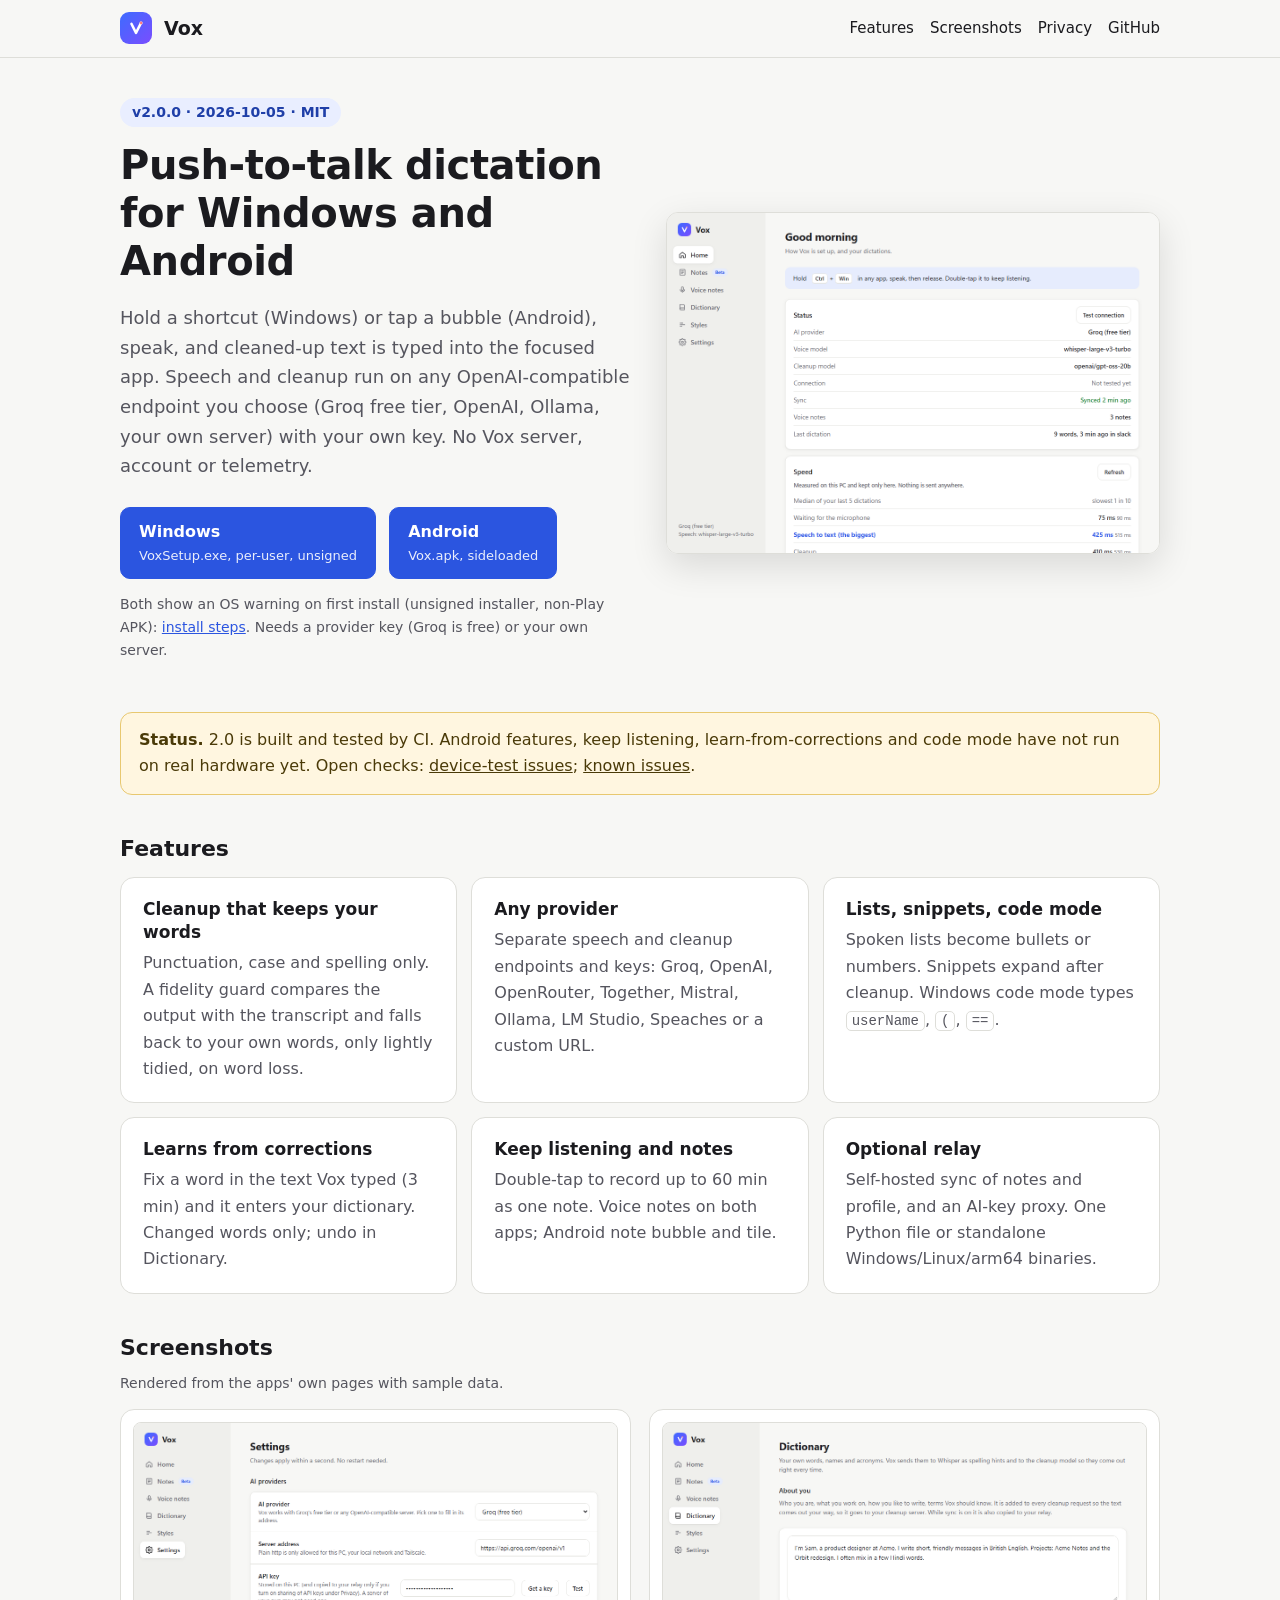
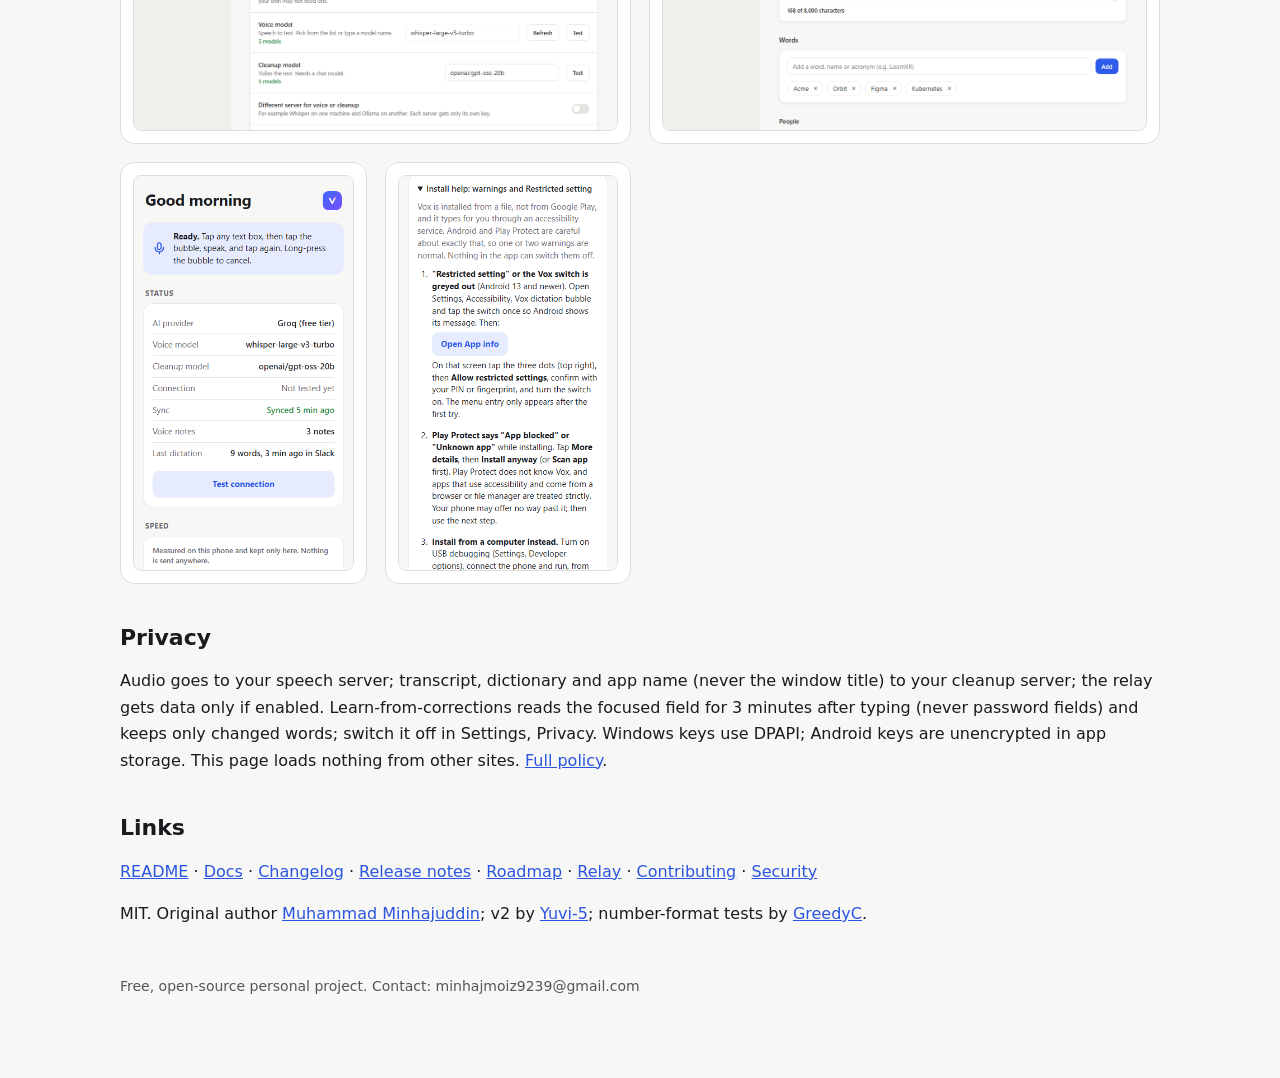
<file: docs/index.html>
<!doctype html>
<html lang="en">
<head>
<meta charset="utf-8">
<meta name="viewport" content="width=device-width,initial-scale=1">
<title>Vox 2.0: open-source dictation for Windows and Android</title>
<meta name="description" content="Open-source push-to-talk dictation for Windows and Android. Bring your own speech and cleanup provider, or run your own server.">
<meta name="color-scheme" content="light dark">
<link rel="icon" href="favicon.svg">
<link rel="stylesheet" href="style.css">
<link rel="canonical" href="https://minhajuddinm.github.io/vox/">
<meta property="og:type" content="website">
<meta property="og:site_name" content="Vox">
<meta property="og:title" content="Vox 2.0: open-source dictation for Windows and Android">
<meta property="og:description" content="Push-to-talk dictation for Windows and Android. Bring your own provider and key. MIT.">
<meta property="og:url" content="https://minhajuddinm.github.io/vox/">
<meta property="og:image" content="https://minhajuddinm.github.io/vox/screenshots/og.png">
<meta property="og:image:width" content="1200">
<meta property="og:image:height" content="630">
<meta property="og:image:alt" content="Vox 2.0, voice dictation for Windows and Android, next to the Home page of the Windows app rendered with sample data.">
<meta name="twitter:card" content="summary_large_image">
<meta name="twitter:title" content="Vox 2.0: open-source dictation for Windows and Android">
<meta name="twitter:description" content="Push-to-talk dictation for Windows and Android. Bring your own provider and key. MIT.">
<meta name="twitter:image" content="https://minhajuddinm.github.io/vox/screenshots/og.png">
<meta name="twitter:image:alt" content="Vox 2.0, voice dictation for Windows and Android, next to the Home page of the Windows app rendered with sample data.">
</head>
<body class="home">
<a class="skip" href="#content">Skip to the content</a>
<header class="top">
  <div class="top-in">
    <a class="brand" href="index.html" aria-label="Vox home"><span class="logo"><svg viewBox="0 0 512 512" width="20" height="20" aria-hidden="true" focusable="false"><path d="M140 150 L256 380 L372 150" fill="none" stroke="#fff" stroke-width="64" stroke-linecap="round" stroke-linejoin="round"/><circle cx="386" cy="128" r="36" fill="#FF5A5F" stroke="#fff" stroke-width="12"/></svg></span>Vox</a>
    <nav aria-label="Site">
      <a href="#features">Features</a>
      <a href="#screenshots">Screenshots</a>
      <a href="privacy.html">Privacy</a>
      <a href="https://github.com/minhajuddinm/vox">GitHub</a>
    </nav>
  </div>
</header>

<main id="content">
<section class="hero" aria-labelledby="hero-title">
  <div>
    <span class="pill">v2.0.0 · 2026-10-05 · MIT</span>
    <h1 id="hero-title">Push-to-talk dictation for Windows and Android</h1>
    <p class="lead">Hold a shortcut (Windows) or tap a bubble (Android), speak, and cleaned-up text is typed into the focused app. Speech and cleanup run on any OpenAI-compatible endpoint you choose (Groq free tier, OpenAI, Ollama, your own server) with your own key. No Vox server, account or telemetry.</p>
    <a class="btn" href="https://github.com/minhajuddinm/vox/releases/latest">Windows<small>VoxSetup.exe, per-user, unsigned</small></a>
    <a class="btn" href="https://github.com/minhajuddinm/vox/releases/latest">Android<small>Vox.apk, sideloaded</small></a>
    <p class="fine">Both show an OS warning on first install (unsigned installer, non-Play APK): <a href="https://github.com/minhajuddinm/vox#install">install steps</a>. Needs a provider key (Groq is free) or your own server.</p>
  </div>
  <figure>
    <img src="screenshots/windows-home.png" width="1100" height="760" alt="Vox on Windows, Home: shortcut hint, Status and Speed cards.">
  </figure>
</section>

<div class="honest" role="note">
  <p><b>Status.</b> 2.0 is built and tested by CI. Android features, keep listening, learn-from-corrections and code mode have not run on real hardware yet. Open checks: <a href="https://github.com/minhajuddinm/vox/issues?q=is%3Aopen+label%3Adevice-test">device-test issues</a>; <a href="https://github.com/minhajuddinm/vox/blob/main/documentation/12-known-issues-and-roadmap.md">known issues</a>.</p>
</div>

<section id="features" aria-labelledby="features-title">
  <h2 id="features-title">Features</h2>
  <div class="grid">
    <div class="card"><h3>Cleanup that keeps your words</h3><p>Punctuation, case and spelling only. A fidelity guard compares the output with the transcript and falls back to your own words, only lightly tidied, on word loss.</p></div>
    <div class="card"><h3>Any provider</h3><p>Separate speech and cleanup endpoints and keys: Groq, OpenAI, OpenRouter, Together, Mistral, Ollama, LM Studio, Speaches or a custom URL.</p></div>
    <div class="card"><h3>Lists, snippets, code mode</h3><p>Spoken lists become bullets or numbers. Snippets expand after cleanup. Windows code mode types <code>userName</code>, <code>(</code>, <code>==</code>.</p></div>
    <div class="card"><h3>Learns from corrections</h3><p>Fix a word in the text Vox typed (3 min) and it enters your dictionary. Changed words only; undo in Dictionary.</p></div>
    <div class="card"><h3>Keep listening and notes</h3><p>Double-tap to record up to 60 min as one note. Voice notes on both apps; Android note bubble and tile.</p></div>
    <div class="card"><h3>Optional relay</h3><p>Self-hosted sync of notes and profile, and an AI-key proxy. One Python file or standalone Windows/Linux/arm64 binaries.</p></div>
  </div>
</section>

<section id="screenshots" aria-labelledby="shots-title">
  <h2 id="shots-title">Screenshots</h2>
  <p class="label">Rendered from the apps' own pages with sample data.</p>
  <div class="shots">
    <figure class="win"><a href="screenshots/windows-settings.png"><img src="screenshots/windows-settings.png" width="1100" height="980" loading="lazy" alt="Windows Settings: provider, server address, key, models."></a></figure>
    <figure class="win"><a href="screenshots/windows-dictionary.png"><img src="screenshots/windows-dictionary.png" width="1100" height="1640" loading="lazy" alt="Windows Dictionary: About you, words, people, replacements, snippets."></a></figure>
    <figure class="phone"><a href="screenshots/android-home.png"><img src="screenshots/android-home.png" width="390" height="844" loading="lazy" alt="Android Home."></a></figure>
    <figure class="phone"><a href="screenshots/android-install-help.png"><img src="screenshots/android-install-help.png" width="390" height="844" loading="lazy" alt="Android Install help."></a></figure>
  </div>
</section>

<section aria-labelledby="privacy-title">
  <h2 id="privacy-title">Privacy</h2>
  <p>Audio goes to your speech server; transcript, dictionary and app name (never the window title) to your cleanup server; the relay gets data only if enabled. Learn-from-corrections reads the focused field for 3 minutes after typing (never password fields) and keeps only changed words; switch it off in Settings, Privacy. Windows keys use DPAPI; Android keys are unencrypted in app storage. This page loads nothing from other sites. <a href="privacy.html">Full policy</a>.</p>
</section>

<section aria-labelledby="links-title">
  <h2 id="links-title">Links</h2>
  <p><a href="https://github.com/minhajuddinm/vox#readme">README</a> · <a href="https://github.com/minhajuddinm/vox/tree/main/documentation">Docs</a> · <a href="https://github.com/minhajuddinm/vox/blob/main/CHANGELOG.md">Changelog</a> · <a href="https://github.com/minhajuddinm/vox/releases/tag/v2.0.0">Release notes</a> · <a href="https://github.com/minhajuddinm/vox/issues/34">Roadmap</a> · <a href="https://github.com/minhajuddinm/vox/blob/main/relay/README.md">Relay</a> · <a href="https://github.com/minhajuddinm/vox/blob/main/CONTRIBUTING.md">Contributing</a> · <a href="https://github.com/minhajuddinm/vox/blob/main/SECURITY.md">Security</a></p>
  <p>MIT. Original author <a href="https://github.com/minhajuddinm">Muhammad Minhajuddin</a>; v2 by <a href="https://github.com/Yuvi-5">Yuvi-5</a>; number-format tests by <a href="https://github.com/GreedyC">GreedyC</a>.</p>
</section>

<footer>Free, open-source personal project. Contact: minhajmoiz9239@gmail.com</footer>
</main>
</body>
</html>
</file>
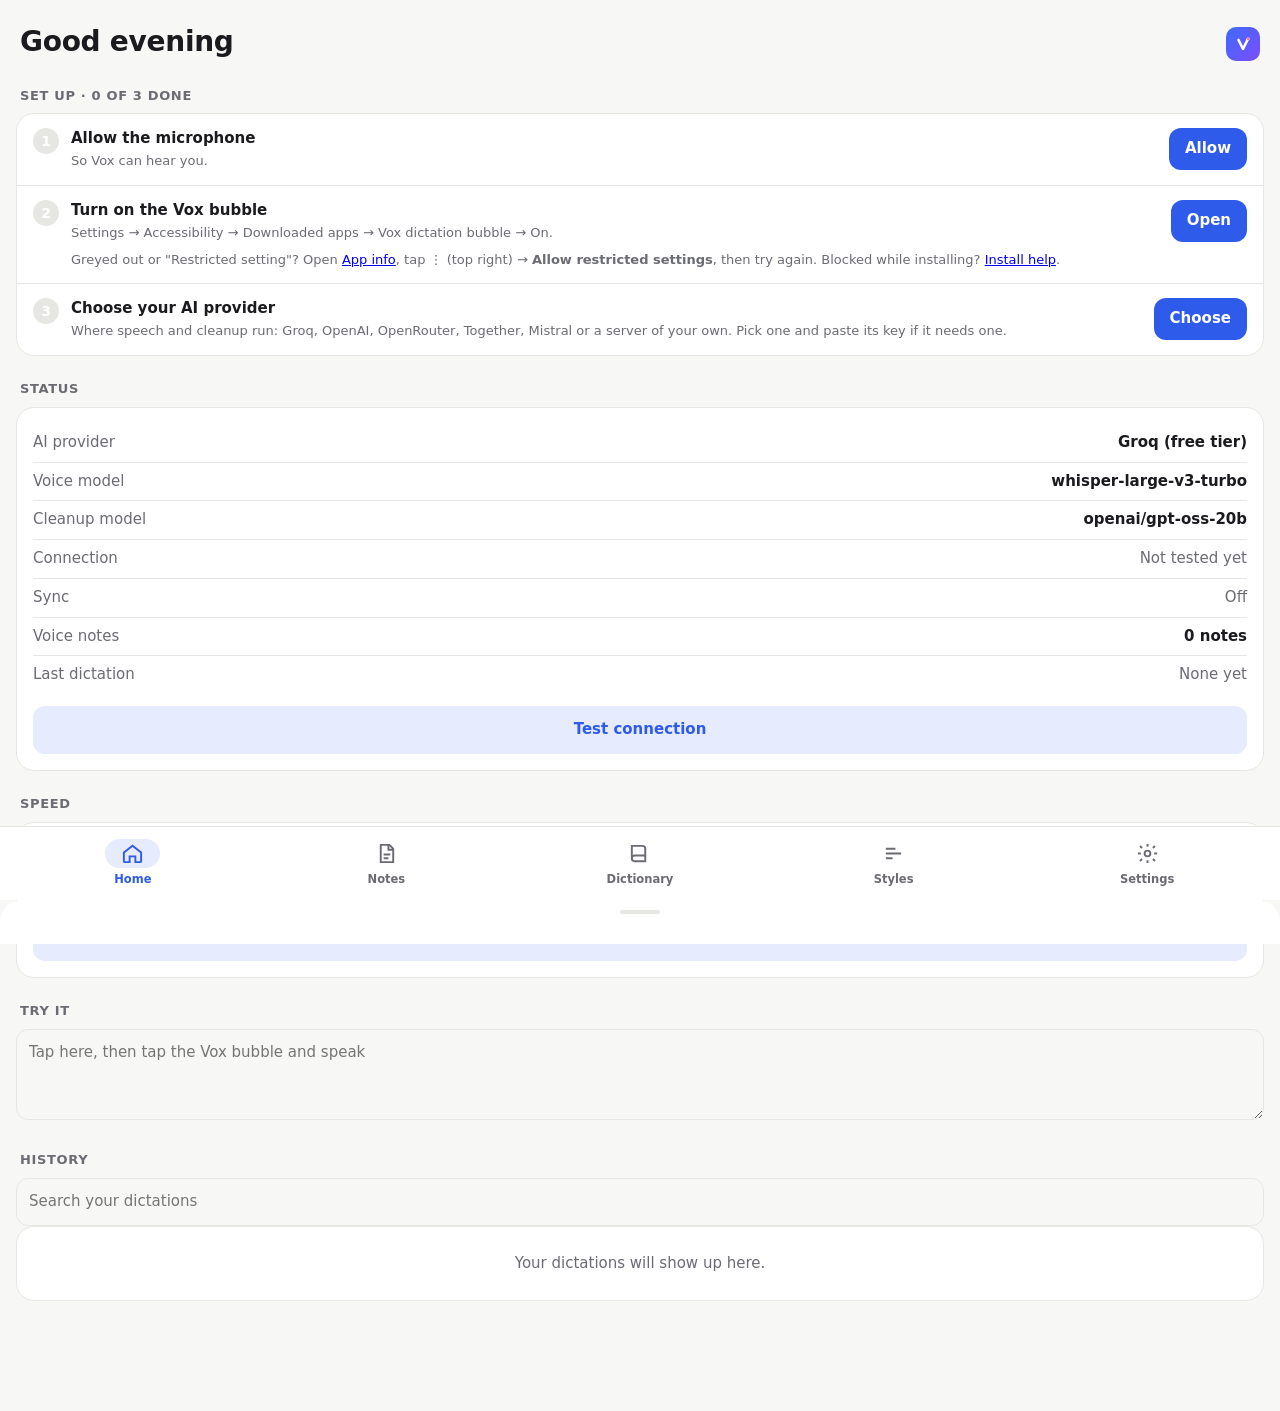
<file: android/assets/index.html>
<!doctype html>
<html lang="en">
<head>
<meta charset="utf-8">
<meta name="viewport" content="width=device-width, initial-scale=1, viewport-fit=cover, user-scalable=no">
<title>Vox</title>
<style>
/* ui-shared:css begin (generated by tools/sync_ui.py from ui-shared/: edit there, not here) */
:root {
  --bg: #F7F7F5; --panel: #FFFFFF; --text: #1B1B1F; --muted: #6B6B73;
  --accent: #2F5BEA; --accent-soft: #E6ECFD; --ok: #1E8E3E;
}
.dark {
  --bg: #161618; --panel: #1E1E21; --text: #EDEDEF; --muted: #9A9AA3;
  --accent: #6E8BFF; --accent-soft: #232B47; --ok: #4CC36B;
}
.card { background: var(--panel); border: 1px solid var(--line); }
.btn { background: var(--accent); color: #fff; }
.chips { display: flex; flex-wrap: wrap; gap: 8px; }
.chip { display: inline-flex; align-items: center; border: 1px solid var(--line); border-radius: 999px; }
.switch { position: relative; flex: none; }
.switch input { opacity: 0; width: 0; height: 0; }
.switch span { position: absolute; inset: 0; background: var(--line); border-radius: 999px; transition: .2s; }
.switch span::after { content: ""; position: absolute; left: 3px; top: 3px; background: #fff; border-radius: 50%; transition: .2s; }
.switch input:checked + span { background: var(--accent); }
.status { font-weight: 600; }
.status.ok { color: var(--ok); } .status.bad { color: var(--bad); }
.srow { display: flex; gap: 14px; justify-content: space-between; align-items: baseline; padding: 8px 0; border-bottom: 1px solid var(--line); }
.srow:last-child { border-bottom: 0; }
.srow .sl { color: var(--muted); flex: none; }
.srow .sv { text-align: right; min-width: 0; overflow-wrap: anywhere; font-weight: 550; }
.srow .sv.ok { color: var(--ok); } .srow .sv.bad { color: var(--bad); } .srow .sv.dim { color: var(--muted); font-weight: 400; }
.hint { background: var(--accent-soft); display: flex; align-items: center; gap: 12px; }
.day { color: var(--muted); font-size: 12px; text-transform: uppercase; }
.entry { border-bottom: 1px solid var(--line); }
.entry:last-child { border-bottom: 0; }
.entry .txt { white-space: pre-wrap; word-break: break-word; }
.srow .sv small { color: var(--muted); font-weight: 400; font-size: .85em; }
.srow.big .sl, .srow.big .sv { color: var(--accent); font-weight: 650; }
.sub-h { color: var(--muted); font-size: 12px; text-transform: uppercase; margin: 14px 0 2px; }
.drow { display: flex; gap: 12px; align-items: center; padding: 9px 0; border-bottom: 1px solid var(--line); }
.drow:last-child { border-bottom: 0; }
.drow .dot { width: 9px; height: 9px; border-radius: 50%; flex: none; background: var(--muted); opacity: .5; }
.drow.active .dot { background: var(--ok); opacity: 1; }
.drow.recent .dot { background: var(--accent); opacity: 1; }
.drow .dn { flex: 1; min-width: 0; overflow-wrap: anywhere; font-weight: 550; }
.drow.old .dn { color: var(--muted); font-weight: 400; }
.drow .da { flex: none; color: var(--muted); font-size: 13px; }
.badge { display: inline-block; margin-left: 8px; padding: 1px 8px; border-radius: 999px; background: var(--accent-soft); color: var(--accent); font-size: 11px; font-weight: 600; vertical-align: 1px; }
.dempty { color: var(--muted); padding: 6px 0; }
.rsteps summary { cursor: pointer; font-weight: 600; }
.rs-body { padding-top: 10px; }
.rs-intro, .rs-note { color: var(--muted); margin: 0 0 10px; }
.rs-list { margin: 12px 0; padding-left: 22px; }
.rs-list li { margin: 0 0 16px; padding-left: 4px; }
.rs-t { margin-bottom: 6px; }
.rs-cmd { margin: 6px 0; padding: 9px 11px; background: var(--bg); border: 1px solid var(--line); border-radius: 8px; font: 12.5px/1.55 ui-monospace, "Cascadia Mono", Consolas, monospace; white-space: pre-wrap; overflow-wrap: anywhere; user-select: all; }
.rs-copy { margin-top: 2px; }
.lrow { display: flex; gap: 12px; align-items: center; padding: 8px 0; border-bottom: 1px solid var(--line); }
.lrow:last-child { border-bottom: 0; }
.lrow .lw { flex: 1; min-width: 0; overflow-wrap: anywhere; }
.lrow .lw i { color: var(--muted); font-style: normal; padding: 0 4px; }
.lrow .la { flex: none; color: var(--muted); font-size: 13px; }
/* ui-shared:css end */
:root { --line:#E6E6E2; --bad:#D93025; --warn:#B26A00; }
.dark { --line:#2C2C31; --bad:#FF6B5E; --warn:#F5B83D; }
* { box-sizing:border-box; -webkit-tap-highlight-color:transparent; }
html,body { margin:0; background:var(--bg); color:var(--text); font:15px/1.45 system-ui,-apple-system,"Roboto",sans-serif; }
header { padding:22px 20px 6px; }
h1 { font-size:28px; font-weight:700; margin:0; letter-spacing:-.01em; }
.sub { color:var(--muted); margin:4px 0 0; font-size:14px; }
main { padding:10px 16px 110px; }
.page { display:none; } .page.on { display:block; }
h2 { font-size:13px; text-transform:uppercase; letter-spacing:.05em; color:var(--muted); margin:24px 4px 8px; font-weight:650; }
.card { border-radius:18px; padding:16px; }
.list { padding:0; overflow:hidden; }
.row { display:flex; align-items:center; gap:12px; }
.grow { flex:1; min-width:0; }
.item { display:flex; align-items:center; gap:12px; padding:14px 16px; border-bottom:1px solid var(--line); }
.item:last-child { border-bottom:0; }
.item .t { font-weight:600; }
.item .d { color:var(--muted); font-size:13px; margin-top:2px; }
.btn { border:0; font:inherit; font-weight:650; padding:10px 16px; border-radius:12px; }
.btn.ghost { background:var(--accent-soft); color:var(--accent); }
.btn.full { width:100%; padding:13px; margin-top:12px; }
.btn.danger { background:transparent; color:var(--bad); border:1px solid var(--line); }
input[type=text], input[type=password], input[type=number], select, textarea { width:100%; font:inherit; color:var(--text); background:var(--bg); border:1px solid var(--line); border-radius:12px; padding:12px; outline:none; }
input:focus, select:focus, textarea:focus { border-color:var(--accent); }
.check { width:26px; height:26px; border-radius:50%; flex:none; display:grid; place-items:center; font-size:14px; font-weight:700; color:#fff; background:var(--line); }
.check.ok { background:var(--ok); }
.hint { border-radius:16px; padding:14px 16px; }
.hint svg { flex:none; color:var(--accent); }
.day { font-weight:650; letter-spacing:.05em; margin:18px 4px 8px; }
.entry { padding:13px 16px; }
.entry .meta { color:var(--muted); font-size:12px; display:flex; gap:6px; align-items:center; margin-top:6px; }
.ib { border:0; background:transparent; color:var(--muted); padding:6px; border-radius:8px; display:grid; place-items:center; }
.ib:active { background:var(--bg); }
.chips { margin-top:12px; }
.chip { gap:4px; background:var(--bg); padding:6px 6px 6px 13px; font-size:14px; }
.chip button { border:0; background:transparent; color:var(--muted); width:24px; height:24px; border-radius:50%; font-size:16px; line-height:1; }
.add { display:flex; gap:8px; }
.add input { flex:1; }
.switch { width:48px; height:28px; }
.switch span::after { width:22px; height:22px; box-shadow:0 1px 3px rgba(0,0,0,.25); }
.switch input:checked + span::after { transform:translateX(20px); }
select.inline { width:auto; padding:8px 10px; background:var(--panel); }
.status { font-size:13px; margin-top:8px; }
.empty { color:var(--muted); text-align:center; padding:26px 16px; }
.note { color:var(--muted); font-size:13px; margin-top:8px; }
.warn { color:var(--warn); }
nav { position:fixed; left:0; right:0; bottom:0; background:var(--panel); border-top:1px solid var(--line); display:flex; padding:6px 6px calc(6px + env(safe-area-inset-bottom)); z-index:5; }
nav button { flex:1; border:0; background:transparent; color:var(--muted); font:inherit; font-size:11.5px; font-weight:600; display:flex; flex-direction:column; align-items:center; gap:3px; padding:6px 0; border-radius:12px; }
nav button svg { width:23px; height:23px; }
nav button.on { color:var(--accent); }
nav button.on .pill { background:var(--accent-soft); }
.pill { padding:3px 16px; border-radius:999px; display:grid; place-items:center; }
.sheet-bg { position:fixed; inset:0; background:rgba(0,0,0,.4); display:none; z-index:9; }
.sheet { position:fixed; left:0; right:0; bottom:0; max-height:80vh; background:var(--panel); border-radius:22px 22px 0 0; z-index:10; transform:translateY(100%); transition:transform .25s; display:flex; flex-direction:column; }
.sheet.on { transform:none; } .sheet-bg.on { display:block; }
.sheet .grab { width:40px; height:4px; background:var(--line); border-radius:4px; margin:10px auto 6px; }
.sheet .body { overflow-y:auto; padding:0 16px 24px; }
#toast { position:fixed; left:50%; bottom:90px; transform:translate(-50%,20px); background:var(--text); color:var(--bg); padding:10px 18px; border-radius:999px; font-size:14px; opacity:0; transition:.2s; pointer-events:none; z-index:20; white-space:nowrap; }
#toast.on { opacity:1; transform:translate(-50%,0); }
.logo { width:34px; height:34px; border-radius:10px; background:linear-gradient(135deg,#3D6BFF,#7A4DFF); display:grid; place-items:center; }
.ntitle { font-weight:650; word-break:break-word; }
.nt { white-space:pre-wrap; word-break:break-word; display:-webkit-box; -webkit-line-clamp:5; -webkit-box-orient:vertical; overflow:hidden; margin-top:2px; }
.nt.open { display:block; }
.tagrow { display:flex; flex-wrap:wrap; gap:6px; margin-top:8px; }
.tag { border:0; background:var(--accent-soft); color:var(--accent); font:inherit; font-size:12.5px; font-weight:600; padding:3px 10px; border-radius:999px; }
.ib.confirm { color:var(--bad); font:inherit; font-size:13px; font-weight:650; padding:6px 10px; }
</style>
</head>
<body>
<header><div class="row"><div class="grow"><h1 id="title">Vox</h1><p class="sub" id="subtitle"></p></div><div class="logo"><svg viewBox="0 0 512 512" width="20" height="20"><path d="M140 150 L256 380 L372 150" fill="none" stroke="#fff" stroke-width="64" stroke-linecap="round" stroke-linejoin="round"/><circle cx="386" cy="128" r="36" fill="#FF5A5F" stroke="#fff" stroke-width="12"/></svg></div></div></header>

<main>
<!-- HOME -->
<section class="page on" id="home">
  <div id="setup"></div>
  <div id="ready"></div>
  <div id="lang-tip"></div>
  <h2>Status</h2>
  <div class="card" id="status-card">
    <div id="status-rows"></div>
    <button class="btn ghost full" id="status-test">Test connection</button>
  </div>
  <h2>Speed</h2>
  <div class="card" id="speed-card">
    <div class="status" style="margin:0 0 6px;color:var(--muted)">Measured on this phone and kept only here. Nothing is sent anywhere.</div>
    <div id="speed-rows"></div>
    <button class="btn ghost full" id="speed-refresh">Refresh</button>
  </div>
  <h2>Try it</h2>
  <textarea id="try" rows="3" placeholder="Tap here, then tap the Vox bubble and speak"></textarea>
  <h2>History</h2>
  <input type="text" id="search" placeholder="Search your dictations">
  <div id="history"></div>
</section>

<!-- VOICE NOTES -->
<section class="page" id="notes">
  <p class="sub" style="margin:0 4px 10px">Record a quick note: it is written down, tidied up and saved here instead of being typed into an app.</p>
  <button class="btn full" id="vn-toggle" style="margin-top:0">New voice note</button>
  <div class="status" id="vn-status"></div>
  <div class="row" style="margin-top:14px;gap:8px"><input type="text" id="vn-q" class="grow" placeholder="Search your notes" autocomplete="off"><select class="inline" id="vn-period"><option value="all">Any time</option><option value="today">Today</option><option value="week">Last 7 days</option><option value="month">Last 30 days</option></select></div>
  <div id="vn-tagbar"></div>
  <div class="row" style="margin-top:6px;gap:8px"><span class="status grow" id="vn-sync"></span><button class="btn ghost" id="vn-sync-now" hidden>Sync now</button></div>
  <div id="vn-list"></div>
</section>

<!-- DICTIONARY -->
<section class="page" id="dict">
  <p class="sub" style="margin:0 4px 6px">Vox uses these as spelling hints so names and terms come out right.</p>
  <h2>About you</h2>
  <div class="card">
    <textarea id="about" rows="6" placeholder="Who you are, what you work on, how you like to write, terms Vox should know. Added to every cleanup request, so it goes to your cleanup server. While sync is on it is also copied to your relay."></textarea>
    <div class="status" id="about-status"></div>
  </div>
  <h2>My words</h2>
  <div class="card"><div class="add"><input type="text" id="w-in" placeholder="e.g. LoomXR"><button class="btn" id="w-add">Add</button></div><div class="chips" id="words"></div></div>
  <h2>People</h2>
  <div class="card"><div class="add"><input type="text" id="p-in" placeholder="e.g. Dr. Arghavan Asad"><button class="btn" id="p-add">Add</button></div><div class="chips" id="people"></div></div>
  <h2>Replacements</h2>
  <div class="card">
    <input type="text" id="r-wrong" placeholder="When it hears (e.g. lume x r)">
    <input type="text" id="r-right" placeholder="Write (e.g. LoomXR)" style="margin-top:8px">
    <button class="btn full" id="r-add">Add replacement</button>
  </div>
  <div class="card list" id="repls" style="margin-top:10px"></div>
  <h2>Snippets</h2>
  <div class="card">
    <p class="sub" style="margin:0 0 8px">Say the phrase and Vox types the text you saved. It is put in after the AI cleanup, so it never goes to the cleanup server. While sync is on, snippets are copied to your relay. Up to 50, 2,000 characters each.</p>
    <input type="text" id="snip-trigger" maxlength="100" placeholder="When I say (e.g. my email)">
    <textarea id="snip-text" rows="3" maxlength="2000" style="margin-top:8px" placeholder="Type (e.g. me@example.com, or a signature on several lines)"></textarea>
    <div class="status" id="snip-status"></div>
    <button class="btn full" id="snip-add">Add snippet</button>
  </div>
  <div class="card list" id="snips" style="margin-top:10px"></div>
  <h2>Recently learned</h2>
  <p class="note" style="margin:0 4px 8px">Fixes Vox picked up when you corrected text it had just typed (Settings, Privacy, Learn from my corrections). Remove takes the fix out of your dictionary again.</p>
  <div class="card" id="learned"></div>
</section>

<!-- STYLES -->
<section class="page" id="styles">
  <p class="sub" style="margin:0 4px 6px">Tone of your text in each app. Vox detects the app you are typing in.</p>
  <h2>Default</h2>
  <div class="card list"><div class="item"><div class="grow"><div class="t">Other apps</div><div class="d">Apps not listed below</div></div><select class="inline" id="def-style"></select></div></div>
  <h2>Per app</h2>
  <div class="card list" id="app-styles"></div>
  <button class="btn full ghost" id="add-app">+ Add an app</button>
</section>

<!-- SETTINGS -->
<section class="page" id="settings">
  <h2>AI providers</h2>
  <div class="card list">
    <div class="item"><div class="grow"><div class="t">Use my relay as the AI server</div><div class="d">Speech and text go to your relay, which calls the AI provider with the key stored on it. The provider key then stays on the relay and is not needed here. Fill in the relay address and token under Privacy (Sync voice notes with my relay)</div><div class="status" id="proxy-status"></div></div><label class="switch"><input type="checkbox" id="relay-proxy"><span></span></label></div>
  </div>
  <div class="card" id="provider-card">
    <div id="own-server">
    <label class="note" style="margin:0">Provider</label>
    <select id="provider" style="margin:4px 0 10px"></select>
    <label class="note" style="margin:0">Server address</label>
    <input type="text" id="base-url" placeholder="https://api.groq.com/openai/v1" autocomplete="off" autocapitalize="off" spellcheck="false" style="margin:4px 0 0">
    <div class="status" id="url-status"></div>
    <label class="note" style="margin:10px 0 0">API key</label>
    <input type="password" id="key" placeholder="paste your key" autocomplete="off" style="margin-top:4px">
    <div class="row" style="margin-top:10px;gap:8px"><button class="btn" id="key-save" style="flex:1">Save and test</button><button class="btn ghost" id="key-get">Get a key</button></div>
    <div class="status" id="key-status"></div>
    <div class="note">Stored on this phone, not encrypted. A server of your own may need no key. Plain http works only for this phone, your local network and Tailscale.</div>
    </div>
    <label class="note" style="margin:14px 0 0">Voice model</label>
    <input type="text" id="stt" list="stt-models" autocomplete="off" autocapitalize="off" spellcheck="false" style="margin-top:4px"><datalist id="stt-models"></datalist>
    <div class="row" style="margin-top:8px;gap:8px"><button class="btn ghost" id="test-stt" style="flex:1">Test voice</button><button class="btn ghost" id="refresh-models">Refresh list</button></div>
    <div class="status" id="stt-status"></div>
    <label class="note" style="margin:10px 0 0">Cleanup model</label>
    <input type="text" id="llm" list="llm-models" autocomplete="off" autocapitalize="off" spellcheck="false" style="margin-top:4px"><datalist id="llm-models"></datalist>
    <div class="row" style="margin-top:8px"><button class="btn ghost" id="test-llm" style="flex:1">Test cleanup</button></div>
    <div class="status" id="llm-status"></div>
    <div class="row" id="split-card" style="margin-top:14px;gap:12px"><div class="grow"><div class="t" style="font-weight:600">Different server for voice or cleanup</div><div class="d" style="color:var(--muted);font-size:13px">For example Whisper on one machine and Ollama on another. Each server gets only its own key</div></div><label class="switch"><input type="checkbox" id="split"><span></span></label></div>
    <div id="split-rows" style="display:none;margin-top:12px">
      <label class="note" style="margin:0">Voice server address</label>
      <input type="text" id="stt-url" placeholder="same as above" autocomplete="off" autocapitalize="off" spellcheck="false" style="margin:4px 0 0">
      <div class="status" id="stt-url-status"></div>
      <input type="password" id="stt-key" placeholder="voice server key (optional)" autocomplete="off" style="margin-top:6px">
      <label class="note" style="margin:12px 0 0">Cleanup server address</label>
      <input type="text" id="llm-url" placeholder="same as above" autocomplete="off" autocapitalize="off" spellcheck="false" style="margin:4px 0 0">
      <div class="status" id="llm-url-status"></div>
      <input type="password" id="llm-key" placeholder="cleanup server key (optional)" autocomplete="off" style="margin-top:6px">
    </div>
  </div>

  <h2>Voice &amp; audio</h2>
  <div class="card list">
    <div class="item"><div class="grow"><div class="t">Language</div><div class="d">Auto can switch on short phrases. <span id="language-hint"></span></div></div>
      <select class="inline" id="language"><option value="">Auto</option><option value="en">English</option><option value="ur">Urdu</option><option value="hi">Hindi</option><option value="ar">Arabic</option><option value="fr">French</option><option value="es">Spanish</option></select></div>
    <div class="item"><div class="grow"><div class="t">Microphone</div><div class="d">Which microphone Vox listens to. The phone's own microphone unless you pick one. If dictation says it heard nothing, try another.</div></div><select class="inline" id="mic-device"></select></div>
    <div class="item"><div class="grow"><div class="t">AI cleanup</div><div class="d">Removes fillers, fixes punctuation, applies corrections</div></div><label class="switch"><input type="checkbox" id="cleanup"><span></span></label></div>
    <div class="item"><div class="grow"><div class="t">Skip AI cleanup for phrases shorter than N words</div><div class="d">Short phrases skip the AI, which is faster: Vox only drops um and uh, writes spoken punctuation and fixes capitals. 1 cleans up everything (1 to 20)</div></div><input type="number" id="cleanup-min" min="1" max="20" step="1" inputmode="numeric" style="width:76px"></div>
    <div class="item"><div class="grow"><div class="t">Cleanup strength</div><div class="d">Light keeps every word you said and only fixes punctuation, capitals, spelling and paragraphs. Standard also removes fillers and false starts. If the cleanup lost words, Vox types them as spoken</div></div><select class="inline" id="cleanup-strength"><option value="light">Light</option><option value="standard">Standard</option></select></div>
    <div class="item"><div class="grow"><div class="t">Lists and paragraphs</div><div class="d">Auto and Lists only turn a list you say (first, second; point one, point two; bullet point; pehla, doosra) into a list. Off keeps the text flat. Saying commas never makes a list</div></div><select class="inline" id="structure"><option value="off">Off</option><option value="auto">Auto</option><option value="lists">Lists only</option></select></div>
  </div>

  <h2>Privacy</h2>
  <p class="note" style="margin:0 4px 10px" id="leaves">What leaves this phone: your audio and its transcript go to your voice server, and the cleanup text goes to your cleanup server (both through your relay when it is the AI server). Your dictionary goes with them as spelling hints, including the words Learn from my corrections adds. Voice notes are kept in this phone's note store and send no app name; with sync on, their text also goes to your relay. Vox has no analytics and no server of its own.</p>
  <div class="card list">
    <div class="item"><div class="grow"><div class="t">Keep dictation history</div><div class="d">Saves what you dictate on this phone, not encrypted. Off saves nothing</div></div><label class="switch"><input type="checkbox" id="keep-history"><span></span></label></div>
    <div class="item"><div class="grow"><div class="t">Learn from my corrections</div><div class="d" id="auto-learn-d"></div></div><label class="switch"><input type="checkbox" id="auto-learn"><span></span></label></div>
    <div class="item"><div class="grow"><div class="t">Sync voice notes with my relay</div><div class="d">Keeps your voice notes the same on your phone and PCs through a relay you run yourself (a small server, for example on a Raspberry Pi, reached over Tailscale). While on, the relay receives the full text, raw transcript, tags and device name of each voice note, and your About you text, dictionary, people, snippets, learned cleanup rules, default style, cleanup switch and language. Needs its address and token</div></div><label class="switch"><input type="checkbox" id="relay-sync"><span></span></label></div>
  </div>
  <div class="card" id="relay-rows" style="margin-top:10px">
    <label class="note" style="display:block;margin:0">Relay address</label>
    <input type="text" id="relay-url" placeholder="https://your-pi.your-tailnet.ts.net" autocomplete="off" autocapitalize="off" spellcheck="false" style="margin:4px 0 0">
    <div class="status" id="relay-url-status"></div>
    <label class="note" style="display:block;margin:10px 0 0">Relay token</label>
    <input type="password" id="relay-token" placeholder="paste the relay token" autocomplete="off" style="margin-top:4px">
    <div class="row" style="margin-top:10px"><button class="btn ghost" id="relay-test" style="flex:1">Test connection</button></div>
    <div class="status" id="relay-status"></div>
    <div id="relay-check"></div>
    <div class="note">Stored on this phone, not encrypted. Plain http works only for this phone, your local network and Tailscale.</div>
    <label class="note" style="display:block;margin:14px 0 0">This phone's name</label>
    <input type="text" id="device-name" placeholder="e.g. Pixel 7" autocomplete="off" style="margin-top:4px">
    <div class="note">Sent to the relay and shown on its page and on the notes made here. Blank uses the phone model.</div>
  </div>
  <div class="card list" style="margin-top:10px">
    <div class="item"><div class="grow"><div class="t">Also share my provider settings and API keys</div><div class="d">Off by default. When on, the AI provider, models and API keys are copied to your other devices through the relay, so anyone with the relay token can read them. Turning this off here removes this device's keys from the relay once. Any other device that still shares keys will put them back, so turn it off on every device.</div></div><label class="switch"><input type="checkbox" id="relay-keys"><span></span></label></div>
    <div class="item" id="open-about"><div class="grow"><div class="t">About you</div><div class="d">Added to every cleanup request, so it goes to your cleanup server. While sync is on it is also copied to your relay. Edit it on the Dictionary tab</div></div><span style="color:var(--muted)">›</span></div>
  </div>
  <div class="card" id="relay-help-card" style="margin-top:10px">
<!-- ui-shared:steps begin (generated by tools/sync_ui.py from ui-shared/: edit there, not here) -->
<details class="rsteps" id="relay-steps">
<summary>How to set up the relay</summary>
<div class="rs-body">
<p class="rs-intro">The relay is a small program that keeps your notes and settings in one place for your phone and PCs. Run it on something that is always on, such as a Raspberry Pi. Tailscale must be installed and signed in on it and on this device, with HTTPS turned on for your tailnet (Tailscale admin console, DNS page).</p>
<ol class="rs-list"><li><div class="rs-t">On the Pi, put relay.py (from the relay folder of Vox) where the service will run it.</div><pre class="rs-cmd">sudo mkdir -p /opt/vox-relay
sudo cp relay.py /opt/vox-relay/</pre><button type="button" class="btn ghost rs-copy" data-copy="sudo mkdir -p /opt/vox-relay&#10;sudo cp relay.py /opt/vox-relay/">Copy commands</button></li><li><div class="rs-t">Try it once by hand. It prints where it listens. Stop it with Ctrl+C.</div><pre class="rs-cmd">python3 /opt/vox-relay/relay.py --data-dir /tmp/vox-relay-test --show-token</pre><button type="button" class="btn ghost rs-copy" data-copy="python3 /opt/vox-relay/relay.py --data-dir /tmp/vox-relay-test --show-token">Copy command</button></li><li><div class="rs-t">Install it as a service, so it starts at boot and restarts if it stops (vox-relay.service is next to relay.py).</div><pre class="rs-cmd">sudo cp vox-relay.service /etc/systemd/system/
sudo systemctl daemon-reload
sudo systemctl enable --now vox-relay</pre><button type="button" class="btn ghost rs-copy" data-copy="sudo cp vox-relay.service /etc/systemd/system/&#10;sudo systemctl daemon-reload&#10;sudo systemctl enable --now vox-relay">Copy commands</button></li><li><div class="rs-t">Read the token. Keep it private: anyone with the token and a way to reach the relay can read your notes.</div><pre class="rs-cmd">sudo cat /var/lib/vox-relay/relay.json</pre><button type="button" class="btn ghost rs-copy" data-copy="sudo cat /var/lib/vox-relay/relay.json">Copy command</button></li><li><div class="rs-t">Publish it to your tailnet. This is what adds HTTPS. Never use tailscale funnel, which puts it on the open internet. The second command shows the address.</div><pre class="rs-cmd">sudo tailscale serve --bg 8765
tailscale serve status</pre><button type="button" class="btn ghost rs-copy" data-copy="sudo tailscale serve --bg 8765&#10;tailscale serve status">Copy commands</button></li><li><div class="rs-t">Enter that address (like https://your-pi.your-tailnet.ts.net) and the token in the fields above, then press Test connection. It tells you whether the relay is reachable, whether the token works, and the name this device shows under.</div></li></ol>
<p class="rs-note">No Raspberry Pi? A Windows PC can run it: in the Vox tray menu tick Run relay on this PC, then run tailscale serve --bg 8765 in a terminal. It only works while that PC is on and Vox is running.</p>
</div>
</details>
<!-- ui-shared:steps end -->
  </div>
  <div class="card list" id="devices-card" style="margin-top:10px">
    <div class="item"><div class="grow"><div class="t">Devices on my relay</div><div class="d">Phones and PCs that have used your relay, newest first, as the relay itself recorded them. Needs the relay address and token above; the only thing sent from here is this phone's name</div></div><button class="btn ghost" id="devices-refresh">Refresh</button></div>
    <div id="devices-list" style="padding:4px 16px 12px"></div>
  </div>

  <h2>System</h2>
  <div class="card list">
    <div class="item"><div class="grow"><div class="t">Dictation service</div><div class="d">Keeps the mic ready for the bubble</div></div><label class="switch"><input type="checkbox" id="service"><span></span></label></div>
    <div class="item"><div class="grow"><div class="t">Bubble only while typing</div><div class="d">Hide the bubble when no text box is selected</div></div><label class="switch"><input type="checkbox" id="only-typing"><span></span></label></div>
    <div class="item"><div class="grow"><div class="t">Always show the bubble</div><div class="d">Keep the mic bubble on screen whether or not a text box is selected. Overrides the setting above. Tapping it with no text box selected copies the text to the clipboard</div></div><label class="switch"><input type="checkbox" id="always-show"><span></span></label></div>
    <div class="item"><div class="grow"><div class="t">Voice note bubble</div><div class="d">A bubble that stays on screen, drawn by the accessibility service. Tap it to start or finish a note. Needs no extra permission</div></div><label class="switch"><input type="checkbox" id="note-bubble"><span></span></label></div>
    <div class="item"><div class="grow"><div class="t">Record note notification</div><div class="d">An ongoing notification with a Record note button. Needs no extra permission</div></div><label class="switch"><input type="checkbox" id="note-notification"><span></span></label></div>
    <div class="item"><div class="grow"><div class="t">Quick Settings tile</div><div class="d">Add the Voice note tile from the system tile editor: swipe down twice, tap the pencil, drag Voice note in</div></div></div>
    <div class="item" id="battery"><div class="grow"><div class="t" id="battery-t">Battery: Unrestricted</div><div class="d">Stops Android from closing Vox. Tap, find Vox, allow.</div></div><span style="color:var(--muted)">›</span></div>
  </div>
  <div class="card" id="diag-card" style="margin-top:10px">
    <div class="t" style="font-weight:600">Bubble diagnostics</div>
    <div class="d" style="color:var(--muted);font-size:13px">If the bubble keeps disappearing, this shows why. It stays on this phone; copy it only if you want to share it</div>
    <div class="status" id="diag-service" style="margin-top:8px"></div>
    <div class="status" id="diag-battery"></div>
    <div id="diag-battery-prompt" hidden style="margin-top:8px"><div class="note" style="margin:0 0 6px">Android may close Vox in the background, and then the bubble disappears. Choose Vox in the list and set it to <b>Not optimised</b> (the wording differs by phone: Unrestricted, Don't optimise or Allow).</div><button class="btn full" id="diag-battery-fix">Open battery settings</button></div>
    <div id="diag-events" style="margin-top:8px;font-size:12px;line-height:1.5;word-break:break-word"></div>
    <div class="row" style="margin-top:10px;gap:8px"><button class="btn ghost" id="diag-refresh" style="flex:1">Refresh</button><button class="btn" id="diag-copy" style="flex:1">Copy report</button></div>
  </div>
  <div class="card" style="margin-top:10px">
<details class="rsteps" id="install-help">
<summary>Install help: warnings and Restricted setting</summary>
<div class="rs-body">
<p class="rs-intro">Vox is installed from a file, not from Google Play, and it types for you through an accessibility service. Android and Play Protect are careful about exactly that, so one or two warnings are normal. Nothing in the app can switch them off.</p>
<ol class="rs-list">
<li><div class="rs-t"><b>"Restricted setting" or the Vox switch is greyed out</b> (Android 13 and newer). Open Settings, Accessibility, Vox dictation bubble and tap the switch once so Android shows its message. Then:</div><button type="button" class="btn ghost" id="install-help-appinfo">Open App info</button><div class="rs-t" style="margin-top:6px">On that screen tap the three dots (top right), then <b>Allow restricted settings</b>, confirm with your PIN or fingerprint, and turn the switch on. The menu entry only appears after the first try.</div></li>
<li><div class="rs-t"><b>Play Protect says "App blocked" or "Unknown app"</b> while installing. Tap <b>More details</b>, then <b>Install anyway</b> (or <b>Scan app</b> first). Play Protect does not know Vox, and apps that use accessibility and come from a browser or file manager are treated strictly. Your phone may offer no way past it; then use the next step.</div></li>
<li><div class="rs-t"><b>Install from a computer instead.</b> Turn on USB debugging (Settings, Developer options), connect the phone and run, from the folder with the APK:</div><pre class="rs-cmd">adb install -r Vox.apk</pre><button type="button" class="btn ghost rs-copy" data-copy="adb install -r Vox.apk">Copy command</button><div class="rs-t" style="margin-top:8px">Optional, only if Allow restricted settings never shows up (it may do nothing on your phone):</div><pre class="rs-cmd">adb shell cmd appops set com.minhaj.vox ACCESS_RESTRICTED_SETTINGS allow</pre><button type="button" class="btn ghost rs-copy" data-copy="adb shell cmd appops set com.minhaj.vox ACCESS_RESTRICTED_SETTINGS allow">Copy command</button></li>
</ol>
<p class="rs-note">A sideloaded app cannot fully avoid these warnings. The ways that remove them are Google Play (closed testing) or an app store such as F-Droid. Update with the same kind of file every time: Android only updates an app signed with the same key.</p>
</div>
</details>
  </div>
  <button class="btn full danger" id="clear">Clear history</button>
  <p class="note" style="text-align:center;margin-top:18px" id="about-vox"></p>
</section>
</main>

<nav>
  <button data-p="home" class="on"><span class="pill"><svg viewBox="0 0 24 24" fill="none" stroke="currentColor" stroke-width="2"><path d="M3 11l9-7 9 7v9a1 1 0 0 1-1 1h-5v-6H9v6H4a1 1 0 0 1-1-1z"/></svg></span>Home</button>
  <button data-p="notes"><span class="pill"><svg viewBox="0 0 24 24" fill="none" stroke="currentColor" stroke-width="2"><path d="M6 3h9l4 4v14H6z"/><path d="M14 3v5h5M9 13h7M9 17h5"/></svg></span>Notes</button>
  <button data-p="dict"><span class="pill"><svg viewBox="0 0 24 24" fill="none" stroke="currentColor" stroke-width="2"><path d="M4 4h11a3 3 0 0 1 3 3v13H7a3 3 0 0 1-3-3z"/><path d="M4 17a3 3 0 0 1 3-3h11"/></svg></span>Dictionary</button>
  <button data-p="styles"><span class="pill"><svg viewBox="0 0 24 24" fill="none" stroke="currentColor" stroke-width="2"><path d="M4 7h10M4 12h16M4 17h7"/></svg></span>Styles</button>
  <button data-p="settings"><span class="pill"><svg viewBox="0 0 24 24" fill="none" stroke="currentColor" stroke-width="2"><circle cx="12" cy="12" r="3"/><path d="M12 2v3M12 19v3M4.2 4.2l2.1 2.1M17.7 17.7l2.1 2.1M2 12h3M19 12h3M4.2 19.8l2.1-2.1M17.7 6.3l2.1-2.1"/></svg></span>Settings</button>
</nav>

<div class="sheet-bg" id="sheet-bg"></div>
<div class="sheet" id="sheet"><div class="grab"></div><div class="body" id="sheet-body"></div></div>
<div id="toast"></div>

<script>
// ui-shared:js begin (generated by tools/sync_ui.py from ui-shared/: edit there, not here)
// Pure helpers shared by both pages. No bridge calls here: the bridges differ (async pywebview vs string + callback).
const STYLES = [["neutral", "Neutral"], ["formal", "Formal"], ["casual", "Casual"], ["very_casual", "Very casual"], ["raw", "Raw (no cleanup)"]];
const ABOUT_MAX = 8000;
const $ = (id) => document.getElementById(id);
const esc = (s) => String(s ?? "").replace(/[&<>"]/g, c => ({ "&": "&amp;", "<": "&lt;", ">": "&gt;", '"': "&quot;" }[c]));
function toast(msg) { const t = $("toast"); t.textContent = msg; t.classList.add("on"); clearTimeout(t._h); t._h = setTimeout(() => t.classList.remove("on"), 1600); }
// Dictionary lines: "word" is a term, "wrong => right" is a replacement.
function dictRepls(lines) { return (lines || []).filter(l => l.includes("=>")).map(l => l.split("=>").map(s => s.trim())); }
function dictLines(terms, repl) { return [...terms, ...repl.map(([w, r]) => `${w} => ${r}`)]; }
// Snippets ({trigger: text}): the same caps as snippets.py and Snippets.java, which clean the setting again when they use it.
const SNIP_MAX = 50, SNIP_TEXT_MAX = 2000, SNIP_TRIGGER_MAX = 100, SNIP_TOTAL_MAX = 20000;
// Bytes a text takes in the relay's profile (JSON with ASCII escapes: 6 for a letter outside ASCII, 12 for an emoji), as
// snippets.wire_size and Snippets.wireSize count them for SNIP_TOTAL_MAX.
function snipWireSize(s) {
  let n = 0;
  for (let i = 0; i < s.length; i++) { const c = s.charCodeAt(i); n += '"\\\n\r\t\b\f'.includes(s[i]) ? 2 : (c >= 32 && c <= 126 ? 1 : 6); }
  return n;
}
// {ok, map, msg}: the snippets with this one added (a trigger already there, case ignored, gets the new text, at the end).
function snippetsAdd(map, trigger, text) {
  const t = String(trigger ?? "").replace(/[ \t\r\n]+/g, " ").trim(), x = String(text ?? "").replace(/\r\n?/g, "\n");
  if (!t || !x.trim()) return { ok: false, map, msg: "Type the phrase and the text it stands for" };
  if (t.length > SNIP_TRIGGER_MAX) return { ok: false, map, msg: `The phrase can be up to ${SNIP_TRIGGER_MAX} characters` };
  if (!/[\p{L}\p{N}\p{M}]/u.test(t)) return { ok: false, map, msg: "The phrase needs at least one letter or digit" };
  const out = {};
  for (const [k, v] of Object.entries(map || {})) if (k.toLowerCase() !== t.toLowerCase()) out[k] = v;
  if (Object.keys(out).length >= SNIP_MAX) return { ok: false, map, msg: `Up to ${SNIP_MAX} snippets` };
  const cut = [...x].length > SNIP_TEXT_MAX;
  out[t] = cut ? [...x].slice(0, SNIP_TEXT_MAX).join("") : x;
  let total = 0;
  for (const [k, v] of Object.entries(out)) total += snipWireSize(k) + snipWireSize(v);
  if (total > SNIP_TOTAL_MAX) return { ok: false, map, msg: "Not added: too much snippet text to sync (letters outside A-Z count six times). Remove or shorten a snippet first" };
  return { ok: true, map: out, msg: cut ? `Added, cut to ${SNIP_TEXT_MAX.toLocaleString("en-US")} characters` : "Added" };
}
function snippetsRemove(map, trigger) { const out = {}; for (const [k, v] of Object.entries(map || {})) if (k !== trigger) out[k] = v; return out; }
// One line of a saved text for the list: line breaks shown as " / ", cut at 80 characters.
function snippetPreview(text) { const s = String(text ?? "").replace(/\n+/g, " / "); return s.length > 80 ? s.slice(0, 79) + "…" : s; }
// Language: the hint under Settings > Language, and the suggestion Home shows once (while the language is Auto and the
// suggestion was never answered: language_tip_done). Nothing changes unless the user picks English.
const LANGUAGE_HINT = "English only? Choose English for fewer mistakes.";
const LANGUAGE_TIP = "Auto detect guesses the language of every dictation, and a short phrase can come out in the wrong language. If you speak only English, choosing English gives fewer mistakes. Mixing Hindi or another language in? Keep Auto detect. You can change it any time in Settings, Language.";
function languageTipDue(cfg) { const c = cfg || {}; return !String(c.language || "").trim() && !c.language_tip_done; }
// "Lists and paragraphs": off, auto or lists; anything else is auto (structure.py structure_mode, Structure.mode).
function structureMode(v) { const s = String(v ?? "").trim().toLowerCase(); return ["off", "auto", "lists"].includes(s) ? s : "auto"; }
function aboutCount() {
  const n = $("about").value.length, s = $("about-status");
  s.className = "status" + (n > ABOUT_MAX ? " bad" : "");
  s.textContent = n ? `${n.toLocaleString()} of ${ABOUT_MAX.toLocaleString()} characters` + (n > ABOUT_MAX ? ". The rest is ignored." : "") : "";
}
function agoText(t) { if (!t) return "never"; const s = Math.round(Date.now() / 1000 - t); return s < 10 ? "just now" : s < 90 ? s + " s ago" : s < 5400 ? Math.round(s / 60) + " min ago" : s < 129600 ? Math.round(s / 3600) + " h ago" : Math.round(s / 86400) + " days ago"; }
// One line for both Test results of the connection test: {ok, message}. A failing role is named first.
function combineTests(stt, llm) {
  if (stt.ok && llm.ok) return { ok: true, message: "Voice and cleanup both answered" };
  return { ok: false, message: [stt.ok ? "" : "Voice: " + stt.message, llm.ok ? "" : "Cleanup: " + llm.message].filter(Boolean).join(" ") };
}
// Rows of the Home status card, from local data only: st = state.status, sync = the sync status or null (not asked yet),
// test = the last connection Test of this session ({ok, message}) or null. Each row is [label, text, kind].
function statusRows(st, cfg, sync, test) {
  const [syncText, syncKind] = !cfg.relay_sync ? ["Off", "dim"] : !sync ? ["Checking…", "dim"] : sync.running ? ["Syncing…", ""]
    : sync.error ? ["Not synced: " + sync.error, "bad"] : ["Synced " + agoText(sync.last_ok), "ok"];
  const l = st.last, app = l && l.app ? " in " + String(l.app).replace(/\.exe$/i, "") : "";
  const [lastText, lastKind] = st.unsent ? ["Not sent. Retry from the notification.", "bad"]
    : l ? [`${l.words} word${l.words === 1 ? "" : "s"}, ${agoText(l.t)}${app}`, ""] : [cfg.keep_history === false ? "History is off" : "None yet", "dim"];
  return [
    ["AI provider", st.provider, ""],
    ["Voice model", st.stt_model, ""],
    ["Cleanup model", st.llm_model, ""],
    ["Connection", test ? (test.ok ? "Working. " : "Failed. ") + test.message : "Not tested yet", test ? (test.ok ? "ok" : "bad") : "dim"],
    ["Sync", syncText, syncKind],
    ["Voice notes", st.notes === 1 ? "1 note" : st.notes + " notes", ""],
    ["Last dictation", lastText, lastKind],
  ];
}
const statusHtml = (rows) => rows.map(([a, b, k]) => `<div class="srow"><span class="sl">${esc(a)}</span><span class="sv ${k}">${esc(b)}</span></div>`).join("");
// Speed card (Home). Milliseconds as text, the same rule as timing.format_ms / Timing.formatMs: one decimal from 1000 ms, halves up.
function fmtMs(ms) { ms = Math.max(0, Math.round(+ms || 0)); if (ms < 1000) return ms + " ms"; const t = Math.floor((ms + 50) / 100); return Math.floor(t / 10) + "." + (t % 10) + " s"; }
// v = what the bridge gives (timing.speed_view / Timing.speedView): {count, biggest, stages: {stage: {median, p90}}, models: [...], last: [...]}.
// Only the stages the app can work on are listed (the time spent speaking is not); the biggest one is marked. appLabel turns a stored app into text.
const SPEED_STAGES = [["start", "Waiting for the microphone"], ["stt", "Speech to text"], ["llm", "Cleanup"], ["insert", "Typing it in"], ["total", "Total, after you stop"]];
function speedHtml(v, appLabel) {
  appLabel = appLabel || ((a) => String(a || "").replace(/\.exe$/i, ""));
  if (!v || !v.count) return `<div class="srow"><span class="sl">No timed dictations yet. Dictate something and the numbers appear here.</span></div>`;
  const ms = (x) => x ? fmtMs(x) : "–";
  let html = `<div class="srow"><span class="sl">Median of your last ${v.count} dictation${v.count === 1 ? "" : "s"}</span><span class="sv dim">slowest 1 in 10</span></div>`;
  for (const [k, label] of SPEED_STAGES) {
    const s = (v.stages || {})[k] || { median: 0, p90: 0 };
    html += `<div class="srow${k === v.biggest ? " big" : ""}"><span class="sl">${esc(label)}${k === v.biggest ? " (the biggest)" : ""}</span><span class="sv">${ms(s.median)} <small>${ms(s.p90)}</small></span></div>`;
  }
  if ((v.models || []).length) {
    html += `<div class="sub-h">By model</div>`;
    for (const m of v.models) {
      html += `<div class="srow"><span class="sl">${esc(m.stt_model || "unknown")} + ${esc(m.llm_model || "unknown")}</span><span class="sv">${ms(m.total)} <small>speech ${ms(m.stt)}, cleanup ${ms(m.llm)}, ${m.count} dictation${m.count === 1 ? "" : "s"}</small></span></div>`;
    }
  }
  if ((v.last || []).length) {
    html += `<div class="sub-h">Last ${v.last.length}</div>`;
    for (const d of v.last) {
      const st = d.stages || {}, app = d.app ? " in " + appLabel(d.app) : "";
      html += `<div class="srow"><span class="sl">${esc(agoText(d.t))}${esc(app)}</span><span class="sv">${ms(st.total)} <small>speech ${ms(st.stt)}, cleanup ${ms(st.llm)}</small></span></div>`;
    }
  }
  return html;
}
// The Devices card's list, from the bridge's answer {ok, error, devices: [{name, this, state, ago}]} (windows/sync.py
// devices_for_ui; Android: MainActivity.getDevices). A failure shows its reason; nothing but those four fields is drawn.
function devicesHtml(res) {
  if (!res || !res.ok) return `<div class="status bad">${esc((res && res.error) || "The device list could not be read.")}</div>`;
  const rows = res.devices || [];
  if (!rows.length) return '<div class="dempty">No device has synced yet</div>';
  return rows.map(d => `<div class="drow ${d.state === "active" || d.state === "recent" ? d.state : "old"}"><span class="dot"></span><span class="dn">${esc(d.name)}${d.this ? '<span class="badge">this device</span>' : ""}</span><span class="da">${esc(d.ago)}</span></div>`).join("");
}
// Rows under the relay's Test connection button, from the bridge's answer {ok, reachable, token_ok, device_name,
// relay_version, notes, message} (windows/sync.py relay_check; Android: RelayClient.check through MainActivity.syncTest).
// Each row is [label, text, kind], drawn with statusHtml. An answer without the fields (an old one) adds no rows; the
// answer's message is shown by the page as before.
function relayCheckRows(r) {
  if (!r || typeof r.reachable !== "boolean") return [];
  const rows = [["Relay", r.reachable ? "Reachable" + (r.relay_version ? ", version " + r.relay_version : "") : "Not reachable", r.reachable ? "ok" : "bad"],
    ["Token", r.token_ok ? "Accepted" : r.reachable ? "Refused" : "Not checked", r.token_ok ? "ok" : r.reachable ? "bad" : "dim"]];
  if (r.ok && r.device_name) rows.push(["This device", r.device_name, ""]);
  return rows;
}
// Learn from my corrections (setting auto_learn). One text for the switch on both pages.
const AUTO_LEARN_TEXT = "On by default. For up to 3 minutes after Vox types, or until you send it, Vox reads the text of the focused field in that app (up to 20,000 characters; it can be another field there) to notice when you fix a word, and adds the fix to your dictionary. Only the changed words are kept; numbers and swaps of everyday words are not learned. Your dictionary goes to your speech and cleanup servers as spelling hints and, with sync on, to your relay. Password fields are never read.";
// The "Recently learned" list of the Dictionary page from learned_log ({t, wrong, right, word}, oldest first): newest first,
// at most 20. Each Remove button carries data-unlearn = the entry's t; the page asks its bridge to remove that entry and the
// dictionary lines it added.
function learnedHtml(log) {
  const rows = (Array.isArray(log) ? log : []).filter(e => e && typeof e.wrong === "string" && typeof e.right === "string").slice(-20).reverse();
  if (!rows.length) return '<div class="dempty">Nothing learned yet. Fix a word in text Vox just typed and the fix shows up here.</div>';
  return rows.map(e => `<div class="lrow"><span class="lw">${esc(e.wrong)}<i>→</i><b>${esc(e.right)}</b></span><span class="la">${esc(agoText(e.t))}</span><button class="btn ghost" data-unlearn="${esc(String(e.t))}">Remove</button></div>`).join("");
}
// ui-shared:js end
// Browser preview only: a few voice notes kept in memory, and the bridge methods that work on them.
function previewNotes() {
  const now = Date.now() / 1000, ago = (h) => now - h * 3600;
  let rec = false, busy = false, next = 1;
  const notes = [
    { id: "n1", title: "Call the dentist", text: "Call the dentist tomorrow morning and ask about moving the appointment to Friday.", created_at: ago(1), updated_at: ago(1), secs: 9.4, device: "Preview phone", tags: ["todo"] },
    { id: "n2", title: "Launch ideas", text: "Ideas for the launch:\n- a short demo video\n- a post about why we built it\n- ask three friends to try it first\n- a FAQ page for the questions we expect\n- a changelog\n- something about privacy, because people ask", created_at: ago(5), updated_at: ago(5), secs: 41, device: "Preview phone", tags: ["work", "ideas"] },
    { id: "n3", title: "Grocery list", text: "Milk, eggs, rice & lentils, <b>not bold</b>, and \"good\" bread.", created_at: ago(27), updated_at: ago(27), secs: 6, device: "my-laptop", tags: [] },
    { id: "n4", title: "", text: "A note with no title and one very long word: " + "supercalifragilistic".repeat(6), created_at: ago(24 * 10), updated_at: ago(24 * 10), secs: 0, device: "", tags: ["ideas"] },
    { id: "n5", title: "Old note", text: "Something from a while ago.", created_at: ago(24 * 40), updated_at: ago(24 * 40), secs: 12, device: "Preview phone", tags: [] },
  ];
  const since = (p) => { const d = new Date(); d.setHours(0, 0, 0, 0); return p === "today" ? d.getTime() / 1000 : p === "week" ? now - 7 * 86400 : p === "month" ? now - 30 * 86400 : 0; };
  return {
    notesList: (q, p, tag) => {
      const words = (q || "").toLowerCase().split(/\W+/).filter(Boolean);
      return JSON.stringify(notes.filter(n => n.created_at >= since(p) && (!tag || n.tags.includes(tag)) && words.every(w => (n.title + " " + n.text).toLowerCase().includes(w))).sort((a, b) => b.created_at - a.created_at));
    },
    noteEdit: (id, title, text, tags) => {
      const n = notes.find(x => x.id === id);
      if (!n) return JSON.stringify({ error: "That note no longer exists." });
      Object.assign(n, { title: title.trim(), text: text.trim(), updated_at: Date.now() / 1000 }); if (tags) n.tags = [...new Set(JSON.parse(tags).map(t => t.replace(/"/g, "").trim()).filter(Boolean))];
      return JSON.stringify(n);
    },
    noteDelete: (id) => { const i = notes.findIndex(x => x.id === id); if (i < 0) return JSON.stringify({ error: "That note no longer exists." }); notes.splice(i, 1); return JSON.stringify({ ok: true }); },
    noteToggle: () => {
      if (busy) return JSON.stringify({ error: "Vox is still writing down the last recording. Try again in a moment." });
      if (rec) { rec = false; busy = true; setTimeout(() => { busy = false; const t = Date.now() / 1000; notes.push({ id: "p" + next, title: "Preview note " + next, text: "A note recorded in the preview.", created_at: t, updated_at: t, secs: 3, device: "Preview phone", tags: [] }); next++; }, 1200); return JSON.stringify({ ok: true, action: "stop" }); }
      rec = true; return JSON.stringify({ ok: true, action: "start" });
    },
    noteStatus: () => JSON.stringify({ recording: rec, busy }),
    syncStatus: () => JSON.stringify({ enabled: !!(S && S.config.relay_sync), running: false, last_run: 0, last_ok: 0, error: "Relay sync is not built into this version of the app yet.", pushed: 0, pulled: 0 }),
    syncNow: (cb) => setTimeout(() => window[cb](JSON.stringify({ ok: false, message: "Preview only" })), 300),
    syncTest: (cb) => setTimeout(() => window[cb](JSON.stringify({ ok: true, reachable: true, token_ok: true, device_name: "Preview phone", relay_version: "0.2", notes: 3, message: "Connected. The relay holds 3 notes." })), 300),
    getDevices: (cb) => setTimeout(() => window[cb](JSON.stringify({ ok: true, error: "", devices: [{ name: "Preview phone", this: true, state: "active", ago: "just now" }, { name: "Laptop", this: false, state: "recent", ago: "3 h ago" }, { name: "Old PC", this: false, state: "old", ago: "2 days ago" }] })), 300),
  };
}
const V = window.Vox || {   // browser preview fallback
  state: () => JSON.stringify({ config: { api_key: "", dictionary: [], people: [], app_styles: {}, cleanup: true, cleanup_min_words: 4, only_typing: true, always_show_bubble: false, default_style: "neutral", stt_model: "whisper-large-v3-turbo", llm_model: "openai/gpt-oss-20b", language: "", relay_sync: false, relay_url: "", relay_token: "", relay_sync_keys: false, relay_proxy: false, device_name: "", note_bubble: false, note_notification: false }, status: { notes: 0, unsent: false }, device_default: "Preview phone", mic: false, a11y: false, service: false, history: [], dark: false, version: "dev" }),
  ...previewNotes(),
  getMics: () => JSON.stringify({ current: "", options: [{ key: "15|Preview phone", label: "Preview phone (built-in)" }, { key: "11|Preview dock", label: "Preview dock (USB)" }] }), setMic(){},
  save(){}, requestMic(){}, openAccessibility(){}, openAppInfo(){}, openBattery(){}, setService(){}, testKey(k, u, cb){ setTimeout(() => window[cb]("ok"), 300); }, listModels(r, f, cb){ setTimeout(() => window[cb](JSON.stringify({ models: [], error: "Preview only" })), 200); }, testRole(r, f, cb){ setTimeout(() => window[cb](JSON.stringify({ ok: true, message: "Preview only" })), 200); }, endpointProblem: () => "", suggestCorrections: (a, b) => JSON.stringify(a !== b ? [["vox", "Vox"]] : []), learnedRemove: () => JSON.stringify({ dictionary: S.config.dictionary || [], learned_log: [] }), copy(){}, deleteHistory(){}, clearHistory(){}, openUrl(){}, toast(){}, apps: () => "[]", appLabel: (p) => p, getSpeed: () => JSON.stringify({ count: 0, biggest: "", stages: {}, models: [], last: [] })
};
const TITLES = { home: ["Vox", ""], notes: ["Voice notes", ""], dict: ["Dictionary", ""], styles: ["Styles", ""], settings: ["Settings", ""] };
const GROQ_URL = "https://api.groq.com/openai/v1";
let S = null, PAGE = "home";
let modelsLoaded = false;   // not part of S: voxRefresh() replaces S, and the lists should be fetched once
const FALLBACK_PRESETS = [{ id: "groq", name: "Groq (free tier)", base_url: GROQ_URL, key_url: "https://console.groq.com/keys", stt_model: "whisper-large-v3-turbo", llm_model: "openai/gpt-oss-20b" },
  { id: "custom", name: "Your own server (Ollama, Whisper server, ...)", base_url: "", key_url: "" }];
const presets = () => (S && S.presets && S.presets.length ? S.presets : FALLBACK_PRESETS);
const presetFor = (base) => {
  const norm = (u) => (u || "").trim().replace(/\/+$/, "");
  const b = norm(base) || norm(presets()[0].base_url);
  return presets().find(p => p.base_url && norm(p.base_url) === b) || presets()[presets().length - 1];
};
const needsKey = () => !!presetFor(S.config.base_url).key_url;   // a hosted provider needs a key; a server of your own may not
// The relay is the AI server only when the switch is on AND its address and token are filled in (Providers.usesRelay).
const viaRelay = (c = S.config) => !!(c.relay_proxy && (c.relay_url || "").trim() && (c.relay_token || "").trim());
function save(part, msg) { Object.assign(S.config, part); V.save(JSON.stringify(part)); if (msg) toast(msg); }
const ICON_EDIT = '<svg width="18" height="18" viewBox="0 0 24 24" fill="none" stroke="currentColor" stroke-width="2"><path d="M4 20h4L19 9l-4-4L4 16zM13 7l4 4"/></svg>';
const ICON_COPY = '<svg width="18" height="18" viewBox="0 0 24 24" fill="none" stroke="currentColor" stroke-width="2"><rect x="9" y="9" width="11" height="11" rx="2"/><path d="M5 15V5a1 1 0 0 1 1-1h10"/></svg>';
const ICON_DEL = '<svg width="18" height="18" viewBox="0 0 24 24" fill="none" stroke="currentColor" stroke-width="2"><path d="M4 7h16M10 11v6M14 11v6M6 7l1 13h10l1-13M9 7V4h6v3"/></svg>';

// ---------------- navigation
function go(p) {
  PAGE = p;
  document.querySelectorAll("nav button").forEach(b => b.classList.toggle("on", b.dataset.p === p));
  document.querySelectorAll(".page").forEach(s => s.classList.toggle("on", s.id === p));
  $("title").textContent = TITLES[p][0];
  window.scrollTo(0, 0);
  render();
  if (p === "settings") loadDevices();
}
document.querySelectorAll("nav button").forEach(b => b.onclick = () => go(b.dataset.p));
window.voxBack = () => { if ($("sheet").classList.contains("on")) { closeSheet(); return true; } if (PAGE !== "home") { go("home"); return true; } return false; };

// ---------------- home
function setupSteps() {
  return [
    { done: S.mic, t: "Allow the microphone", d: "So Vox can hear you.", btn: "Allow", act: () => V.requestMic() },
    { done: S.a11y, t: "Turn on the Vox bubble", d: "Settings → Accessibility → Downloaded apps → Vox dictation bubble → On.", btn: "Open", act: () => V.openAccessibility(),
      extra: '<div class="note">Greyed out or "Restricted setting"? Open <a href="#" id="appinfo">App info</a>, tap ⋮ (top right) → <b>Allow restricted settings</b>, then try again. Blocked while installing? <a href="#" id="installhelp">Install help</a>.</div>' },
    { done: !!S.config.api_key || !needsKey() || viaRelay(), t: "Choose your AI provider", d: "Where speech and cleanup run: Groq, OpenAI, OpenRouter, Together, Mistral or a server of your own. Pick one and paste its key if it needs one.", btn: "Choose", act: () => { go("settings"); setTimeout(() => $("provider").focus(), 200); } },
  ];
}
// The Home status card reads local data only. The Test button is the one thing that talks to a server, and only when tapped.
let LASTTEST = null, HOMETEST = {};
function statusData() {
  const c = S.config, p = presetFor(c.base_url), h = S.history || [];
  const l = h[0];   // newest first
  return { provider: viaRelay(c) ? "My relay" : p.id === "custom" ? "Your own server" : p.name, stt_model: c.stt_model, llm_model: c.llm_model,
    notes: (S.status || {}).notes || 0, unsent: !!(S.status || {}).unsent,
    last: l ? { t: l.t, words: l.words || 0, app: l.app ? V.appLabel(l.app) : "" } : null };
}
function renderStatus() {
  let sync = null;
  if (S.config.relay_sync) { try { sync = JSON.parse(V.syncStatus()); } catch (e) { sync = null; } }
  $("status-rows").innerHTML = statusHtml(statusRows(statusData(), S.config, sync, LASTTEST));
}
function renderSpeed() {   // local data only: the timings kept with each dictation in the history
  let v = null;
  try { v = JSON.parse(V.getSpeed()); } catch (e) { v = null; }
  $("speed-rows").innerHTML = speedHtml(v, (a) => V.appLabel(a));
}
$("speed-refresh").onclick = renderSpeed;
function homeTestDone(role, json) {
  try { HOMETEST[role] = JSON.parse(json); } catch (e) { HOMETEST[role] = { ok: false, message: "No answer" }; }
  if (!HOMETEST.stt || !HOMETEST.llm) return;
  LASTTEST = combineTests(HOMETEST.stt, HOMETEST.llm);
  $("status-test").disabled = false; $("status-test").textContent = "Test connection"; renderStatus();
}
window.homeTestStt = (j) => homeTestDone("stt", j);
window.homeTestLlm = (j) => homeTestDone("llm", j);
$("status-test").onclick = () => {
  const c = S.config, saved = JSON.stringify({ base_url: c.base_url, api_key: c.api_key, stt_base_url: c.stt_base_url, stt_api_key: c.stt_api_key,
    llm_base_url: c.llm_base_url, llm_api_key: c.llm_api_key, stt_model: c.stt_model, llm_model: c.llm_model });   // the saved settings, not the Settings form
  HOMETEST = {}; $("status-test").disabled = true; $("status-test").textContent = "Testing…";
  V.testRole("stt", saved, "homeTestStt"); V.testRole("llm", saved, "homeTestLlm");
};
function renderHome() {
  const steps = setupSteps(), left = steps.filter(s => !s.done).length;
  if (left) {
    $("setup").innerHTML = `<h2 style="margin-top:4px">Set up · ${3 - left} of 3 done</h2><div class="card list">` + steps.map((s, i) =>
      `<div class="item" style="align-items:flex-start"><div class="check ${s.done ? "ok" : ""}">${s.done ? "✓" : i + 1}</div>
       <div class="grow"><div class="t">${s.t}</div><div class="d">${s.d}</div>${!s.done && s.extra ? s.extra : ""}</div>
       ${s.done ? "" : `<button class="btn" data-step="${i}">${s.btn}</button>`}</div>`).join("") + "</div>";
    $("setup").querySelectorAll("[data-step]").forEach(b => b.onclick = () => steps[+b.dataset.step].act());
    const a = $("appinfo"); if (a) a.onclick = (e) => { e.preventDefault(); V.openAppInfo(); };
    const h = $("installhelp"); if (h) h.onclick = (e) => { e.preventDefault(); go("settings"); $("install-help").open = true; setTimeout(() => $("install-help").scrollIntoView(), 50); };
    $("ready").innerHTML = "";
  } else {
    $("setup").innerHTML = "";
    $("ready").innerHTML = `<div class="hint"><svg width="26" height="26" viewBox="0 0 24 24" fill="none" stroke="currentColor" stroke-width="2" stroke-linecap="round"><rect x="9" y="3" width="6" height="11" rx="3"/><path d="M5 11a7 7 0 0 0 14 0M12 18v3"/></svg>
      <div><b>Ready.</b> Tap any text box, then tap the bubble, speak, and tap again. Long-press the bubble to cancel.</div></div>`;
  }
  renderLangTip(!left);
  renderStatus();
  renderSpeed();
  renderHistory();
}
function renderHistory() {
  const q = $("search").value.trim().toLowerCase();
  const items = (S.history || []).filter(e => !q || (e.text || e.clean || "").toLowerCase().includes(q));
  if (!items.length) { $("history").innerHTML = `<div class="card empty">${q ? "No matches." : "Your dictations will show up here."}</div>`; return; }
  let html = "", day = "";
  const today = new Date().toDateString(), yest = new Date(Date.now() - 864e5).toDateString();
  items.slice(0, 200).forEach(e => {
    const d = new Date(e.t * 1000), ds = d.toDateString();
    if (ds !== day) { if (day) html += "</div>"; day = ds; html += `<div class="day">${ds === today ? "Today" : ds === yest ? "Yesterday" : d.toLocaleDateString(undefined, { weekday: "short", month: "short", day: "numeric" })}</div><div class="card list">`; }
    html += `<div class="entry"><div class="txt">${esc(e.text || e.clean)}</div><div data-fixbox="${e.t}"></div><div class="meta"><span class="grow">${d.toLocaleTimeString([], { hour: "numeric", minute: "2-digit" })}${e.app ? " · " + esc(e.app) : ""}${e.fidelity_fallback ? " · cleanup rejected, basic tidying only" : ""}</span>
      ${e.raw && e.raw !== e.text ? `<button class="ib" style="font:inherit;font-size:12px;padding:6px 8px" title="Copy the words as spoken, before any cleanup" data-raw="${e.t}">Use raw</button>` : ""}<button class="ib" data-fix="${e.t}" title="Fix a word Vox got wrong">${ICON_EDIT}</button><button class="ib" data-copy="${e.t}">${ICON_COPY}</button><button class="ib" data-del="${e.t}">${ICON_DEL}</button></div></div>`;
  });
  $("history").innerHTML = html + "</div>";
}
$("search").oninput = renderHistory;
function openFix(t) {
  const e = S.history.find(x => String(x.t) === String(t));
  if (!e) return;
  const box = document.querySelector(`[data-fixbox="${t}"]`);
  if (box.innerHTML) { box.innerHTML = ""; return; }
  box.innerHTML = `<textarea class="fix-text" rows="3" style="margin-top:8px">${esc(e.text || e.clean)}</textarea>
    <div class="row" style="margin-top:8px;gap:10px;align-items:center"><button class="btn" data-learn="${t}">Learn from my fix</button><span class="status" data-fixstatus></span></div><div class="fix-sugg"></div>`;
  box.querySelector("textarea").focus();
}
function learnFix(t) {
  const e = S.history.find(x => String(x.t) === String(t));
  const box = document.querySelector(`[data-fixbox="${t}"]`);
  const st = box.querySelector("[data-fixstatus]"), sg = box.querySelector(".fix-sugg");
  const known = repls().map(([w]) => w.toLowerCase());
  const pairs = JSON.parse(V.suggestCorrections(e.text || e.clean, box.querySelector("textarea").value)).filter(([w]) => !known.includes(w.toLowerCase()));
  if (!pairs.length) { st.textContent = "No new word swaps found"; return; }
  st.textContent = "";
  sg.innerHTML = pairs.map(([w, r], i) => `<div class="item" style="padding:8px 0"><div class="grow">${esc(w)} <span style="color:var(--muted)">→</span> <b>${esc(r)}</b></div><button class="btn ghost" data-addsugg="${i}">Add</button></div>`).join("");
  sg.onclick = (ev) => {
    const b = ev.target.closest("[data-addsugg]");
    if (!b) return;
    const [w, r] = pairs[+b.dataset.addsugg];
    const list = repls();
    if (!list.some(([x]) => x.toLowerCase() === w.toLowerCase())) list.push([w, r]);
    setDict(words(), list);
    b.textContent = "Added"; b.disabled = true;
    toast(`Vox will now write "${r}"`);
  };
}
$("history").onclick = (ev) => {
  const f = ev.target.closest("[data-fix]"), l = ev.target.closest("[data-learn]");
  if (f) return openFix(f.dataset.fix);
  if (l) return learnFix(l.dataset.learn);
  const c = ev.target.closest("[data-copy]"), d = ev.target.closest("[data-del]"), r = ev.target.closest("[data-raw]");
  if (c) { const e = S.history.find(x => String(x.t) === c.dataset.copy); V.copy(e.text || e.clean); toast("Copied"); }
  if (r) { const e = S.history.find(x => String(x.t) === r.dataset.raw); V.copy(e.raw); toast("Copied the words as spoken"); }
  if (d) { V.deleteHistory(Number(d.dataset.del)); S.history = S.history.filter(x => String(x.t) !== d.dataset.del); renderHome(); }
};

// ---------------- voice notes
let TAG = "", NOTES = [], vnTimer = null, vnBusy = false, vnWaiting = false, vnArm = {};   // vnArm: one reset timer per note id
const noteMeta = (n) => [new Date(n.created_at * 1000).toLocaleTimeString([], { hour: "numeric", minute: "2-digit" }), n.secs ? Math.round(n.secs) + " s" : "", n.device || ""].filter(Boolean).join(" · ");
function renderNotes() {
  let r;
  try { r = JSON.parse(V.notesList($("vn-q").value.trim(), $("vn-period").value, TAG)); } catch (e) { r = { error: "The notes could not be read." }; }
  $("vn-tagbar").innerHTML = TAG ? `<div class="tagrow"><button class="tag" id="vn-tag-clear">Tag: ${esc(TAG)} ×</button></div>` : "";
  if (!Array.isArray(r)) { NOTES = []; $("vn-list").innerHTML = `<div class="card empty">${esc(r.error || "The notes could not be read.")}</div>`; return; }
  NOTES = r;
  if (!r.length) { $("vn-list").innerHTML = `<div class="card empty">${$("vn-q").value.trim() || TAG || $("vn-period").value !== "all" ? "No notes match." : "No voice notes yet. Tap New voice note and start talking."}</div>`; return; }
  let html = "", day = "";
  const today = new Date().toDateString(), yest = new Date(Date.now() - 864e5).toDateString();
  r.forEach(n => {
    const d = new Date(n.created_at * 1000), ds = d.toDateString();
    if (ds !== day) { if (day) html += "</div>"; day = ds; html += `<div class="day">${ds === today ? "Today" : ds === yest ? "Yesterday" : d.toLocaleDateString(undefined, { weekday: "short", month: "short", day: "numeric" })}</div><div class="card list">`; }
    html += `<div class="entry" data-id="${esc(n.id)}"><div class="ntitle">${esc(n.title || "Untitled")}</div><div class="txt nt">${esc(n.text)}</div>`
      + ((n.tags || []).length ? `<div class="tagrow">${n.tags.map(t => `<button class="tag" data-tag="${esc(t)}">${esc(t)}</button>`).join("")}</div>` : "")
      + `<div class="meta"><span class="grow">${esc(noteMeta(n))}</span><button class="ib" data-act="copy" title="Copy">${ICON_COPY}</button><button class="ib" data-act="edit" title="Edit">${ICON_EDIT}</button><button class="ib" data-act="del" title="Delete">${ICON_DEL}</button></div></div>`;
  });
  $("vn-list").innerHTML = html + "</div>";
}
function renderSync() {
  let s;
  try { s = JSON.parse(V.syncStatus()); } catch (e) { return; }
  const el = $("vn-sync");
  $("vn-sync-now").hidden = !s.enabled;
  el.className = "status grow" + (s.enabled && s.error ? " bad" : "");
  el.textContent = !s.enabled ? "Sync is off (Settings, Sync between devices)." : s.running ? "Syncing…" : s.error ? "Not synced. " + s.error : "Synced " + agoText(s.last_ok);
}
window.syncDone = () => { if (PAGE === "notes") { renderSync(); renderNotes(); } };
$("vn-sync-now").onclick = () => { $("vn-sync").className = "status grow"; $("vn-sync").textContent = "Syncing…"; V.syncNow("syncDone"); };
// Follows the recording: expect > 0 while a just-requested start has not shown up yet (the service takes a moment).
function pollNote(expect) {
  clearTimeout(vnTimer);
  if (PAGE !== "notes") return;
  let s;
  try { s = JSON.parse(V.noteStatus()); } catch (e) { return; }
  const st = $("vn-status");
  $("vn-toggle").textContent = s.recording ? "Finish note" : "New voice note";
  if (s.recording || s.busy) {
    vnBusy = true; vnWaiting = false;
    st.className = "status"; st.textContent = s.recording ? "Recording… tap Finish note when you are done." : "Writing it down…";
    vnTimer = setTimeout(() => pollNote(0), 800);
  } else if (vnWaiting && expect > 0) {
    st.className = "status"; st.textContent = "Starting…";
    vnTimer = setTimeout(() => pollNote(expect - 1), 500);
  } else {
    if (vnWaiting) { st.className = "status bad"; st.textContent = "The recording did not start. Check the microphone permission and try again."; }
    else st.textContent = "";
    vnWaiting = false;
    if (vnBusy) { vnBusy = false; renderNotes(); renderSync(); }
  }
}
function enterNotes() { renderNotes(); renderSync(); pollNote(0); }
$("vn-toggle").onclick = () => {
  const r = JSON.parse(V.noteToggle());
  if (r.error) { $("vn-status").className = "status bad"; $("vn-status").textContent = r.error; return; }
  vnWaiting = r.action === "start";
  pollNote(8);
};
$("vn-q").oninput = renderNotes;
$("vn-period").onchange = renderNotes;
$("vn-tagbar").onclick = () => { TAG = ""; renderNotes(); };
function deleteNote(id) {
  const r = JSON.parse(V.noteDelete(id));
  toast(r.error || "Note deleted");
  renderNotes();
}
function editNote(n) {
  openSheet(`<h2 style="margin-top:6px">Edit note</h2>
    <input type="text" id="vn-e-title" placeholder="Title" value="${esc(n.title)}">
    <textarea id="vn-e-text" rows="8" placeholder="Text" style="margin-top:8px"></textarea>
    <input type="text" id="vn-e-tags" placeholder="Tags, separated by commas" value="${esc((n.tags || []).join(", "))}" style="margin-top:8px" autocapitalize="off">
    <div class="status" id="vn-e-status"></div>
    <div class="row" style="margin-top:12px;gap:8px"><button class="btn" id="vn-e-save" style="flex:1">Save</button><button class="btn ghost" id="vn-e-cancel">Cancel</button></div>`);
  $("vn-e-text").value = n.text;
  $("vn-e-cancel").onclick = closeSheet;
  $("vn-e-save").onclick = () => {
    const tags = $("vn-e-tags").value.split(",").map(t => t.trim()).filter(Boolean);
    const r = JSON.parse(V.noteEdit(n.id, $("vn-e-title").value, $("vn-e-text").value, JSON.stringify(tags)));
    if (r.error) { $("vn-e-status").className = "status bad"; $("vn-e-status").textContent = r.error; return; }
    closeSheet(); toast("Saved"); renderNotes();
  };
}
$("vn-list").onclick = (ev) => {
  const tg = ev.target.closest("[data-tag]");
  if (tg) { TAG = tg.dataset.tag; renderNotes(); return; }
  const b = ev.target.closest("[data-act]");
  if (!b) { const t = ev.target.closest(".nt"); if (t) t.classList.toggle("open"); return; }
  const id = b.closest("[data-id]").dataset.id, n = NOTES.find(x => x.id === id);
  if (!n) return;
  if (b.dataset.act === "copy") { V.copy(n.text); toast("Copied"); }
  else if (b.dataset.act === "edit") editNote(n);
  else if (b.classList.contains("confirm")) deleteNote(id);
  else {   // a note cannot be brought back, so deleting takes two taps
    b.classList.add("confirm"); b.textContent = "Delete?";
    clearTimeout(vnArm[id]); vnArm[id] = setTimeout(() => { delete vnArm[id]; if (b.isConnected) { b.classList.remove("confirm"); b.innerHTML = ICON_DEL; } }, 3000);
  }
};

// ---------------- dictionary
function words() { return (S.config.dictionary || []).filter(l => !l.includes("=>")); }
function repls() { return dictRepls(S.config.dictionary); }
function setDict(w, r) { save({ dictionary: dictLines(w, r) }); }
function chips(list, id) { $(id).innerHTML = list.length ? list.map((t, i) => `<span class="chip">${esc(t)}<button data-i="${i}">×</button></span>`).join("") : '<span class="note" style="margin:0">Nothing yet.</span>'; }
function renderAbout() { if (document.activeElement !== $("about")) $("about").value = S.config.user_context || ""; aboutCount(); }
$("about").oninput = aboutCount;
$("about").onchange = () => save({ user_context: $("about").value.trim() });
function renderDict() {
  renderAbout();
  chips(words(), "words"); chips(S.config.people || [], "people");
  const r = repls();
  $("learned").innerHTML = learnedHtml(S.config.learned_log);
  $("repls").innerHTML = r.length ? r.map(([a, b]) => `<div class="item"><div class="grow">${esc(a)} <span style="color:var(--muted)">→</span> <b>${esc(b)}</b></div><button class="ib" data-a="${esc(a)}" data-b="${esc(b)}">${ICON_DEL}</button></div>`).join("") : '<div class="empty">No replacements yet.</div>';
  renderSnippets();
}
function renderSnippets() {
  const s = Object.entries(S.config.snippets || {});
  $("snips").innerHTML = s.length ? s.map(([t, x], i) => `<div class="item"><div class="grow"><b>${esc(t)}</b> <span style="color:var(--muted)">→</span> ${esc(snippetPreview(x))}</div><button class="ib" data-snip="${i}">${ICON_DEL}</button></div>`).join("") : '<div class="empty">No snippets yet.</div>';
}
$("snip-add").onclick = () => {
  const res = snippetsAdd(S.config.snippets, $("snip-trigger").value, $("snip-text").value);
  $("snip-status").textContent = res.ok ? "" : res.msg;
  if (!res.ok) return;
  $("snip-trigger").value = $("snip-text").value = "";
  save({ snippets: res.map }, res.msg); renderSnippets();
};
$("snips").onclick = (e) => { const b = e.target.closest("[data-snip]"); if (!b) return; const s = Object.keys(S.config.snippets || {})[+b.dataset.snip]; if (s === undefined) return; save({ snippets: snippetsRemove(S.config.snippets, s) }, "Removed"); renderSnippets(); };
$("w-add").onclick = () => { const v = $("w-in").value.trim(); if (!v) return; const w = words(); if (!w.includes(v)) w.push(v); $("w-in").value = ""; setDict(w, repls()); renderDict(); };
$("p-add").onclick = () => { const v = $("p-in").value.trim(); if (!v) return; const p = [...(S.config.people || [])]; if (!p.includes(v)) p.push(v); $("p-in").value = ""; save({ people: p }); renderDict(); };
$("words").onclick = (e) => { const b = e.target.closest("button"); if (!b) return; const w = words(), k = +b.dataset.i; if (!isNaN(k) && k >= 0 && k < w.length) { w.splice(k, 1); setDict(w, repls()); } renderDict(); };
$("people").onclick = (e) => { const b = e.target.closest("button"); if (!b) return; const p = [...(S.config.people || [])], k = +b.dataset.i; if (!isNaN(k) && k >= 0 && k < p.length) { p.splice(k, 1); save({ people: p }); } renderDict(); };
$("r-add").onclick = () => { const a = $("r-wrong").value.trim(), b = $("r-right").value.trim(); if (!a || !b) return; const r = repls(); r.push([a, b]); $("r-wrong").value = $("r-right").value = ""; setDict(words(), r); renderDict(); toast("Added"); };
$("repls").onclick = (e) => { const b = e.target.closest("[data-a]"); if (!b) return; const r = repls(), k = r.findIndex(x => x[0] === b.dataset.a && x[1] === b.dataset.b); if (k >= 0) { r.splice(k, 1); setDict(words(), r); } renderDict(); };
$("learned").onclick = (e) => {
  const b = e.target.closest("[data-unlearn]");
  if (!b) return;
  const r = JSON.parse(V.learnedRemove(b.dataset.unlearn));
  S.config.dictionary = r.dictionary; S.config.learned_log = r.learned_log;
  toast("Removed from your dictionary"); renderDict();
};
["w-in", "p-in"].forEach(id => $(id).onkeydown = (e) => { if (e.key === "Enter") $(id.replace("in", "add")).click(); });

// ---------------- styles
const opts = (v) => STYLES.map(([k, l]) => `<option value="${k}" ${k === v ? "selected" : ""}>${l}</option>`).join("");
function renderStyles() {
  $("def-style").innerHTML = opts(S.config.default_style || "neutral");
  const m = S.config.app_styles || {}, keys = Object.keys(m);
  $("app-styles").innerHTML = keys.length ? keys.map(k => `<div class="item"><div class="grow"><div class="t">${esc(V.appLabel(k))}</div><div class="d">${esc(k)}</div></div>
    <select class="inline" data-app="${esc(k)}">${opts(m[k])}</select><button class="ib" data-rm="${esc(k)}">${ICON_DEL}</button></div>`).join("") : '<div class="empty">No apps yet.</div>';
}
$("def-style").onchange = (e) => save({ default_style: e.target.value }, "Saved");
$("app-styles").onchange = (e) => { const a = e.target.dataset.app; if (a) save({ app_styles: { ...S.config.app_styles, [a]: e.target.value } }, "Saved"); };
$("app-styles").onclick = (e) => { const b = e.target.closest("[data-rm]"); if (!b) return; const m = { ...S.config.app_styles }; delete m[b.dataset.rm]; save({ app_styles: m }); renderStyles(); };
$("add-app").onclick = () => {
  const apps = JSON.parse(V.apps());
  openSheet(`<h2 style="margin-top:6px">Pick an app</h2><input type="text" id="app-q" placeholder="Search apps"><div class="card list" style="margin-top:10px" id="app-list"></div>`);
  const draw = (q) => { $("app-list").innerHTML = apps.filter(a => !q || a.label.toLowerCase().includes(q)).slice(0, 80).map(a => `<div class="item" data-pkg="${esc(a.pkg)}"><div class="grow"><div class="t">${esc(a.label)}</div><div class="d">${esc(a.pkg)}</div></div><span style="color:var(--muted)">›</span></div>`).join("") || '<div class="empty">No apps found.</div>'; };
  draw("");
  $("app-q").oninput = (e) => draw(e.target.value.trim().toLowerCase());
  $("app-list").onclick = (e) => { const r = e.target.closest("[data-pkg]"); if (!r) return; save({ app_styles: { ...S.config.app_styles, [r.dataset.pkg]: "casual" } }, "Added. Pick its style."); closeSheet(); renderStyles(); };
};
function openSheet(html) { $("sheet-body").innerHTML = html; $("sheet").classList.add("on"); $("sheet-bg").classList.add("on"); }
function closeSheet() { $("sheet").classList.remove("on"); $("sheet-bg").classList.remove("on"); }
$("sheet-bg").onclick = closeSheet;

// ---------------- settings
function renderSettings() {
  const c = S.config;
  renderProvider();
  $("cleanup").checked = c.cleanup !== false; $("only-typing").checked = c.only_typing !== false;
  $("always-show").checked = !!c.always_show_bubble;
  $("cleanup-min").value = c.cleanup_min_words || 4;
  $("cleanup-strength").value = c.cleanup_strength === "standard" ? "standard" : "light";
  $("structure").value = structureMode(c.structure);
  $("keep-history").checked = c.keep_history !== false;
  $("auto-learn").checked = c.auto_learn !== false;
  $("note-bubble").checked = !!c.note_bubble; $("note-notification").checked = !!c.note_notification;
  $("language").value = c.language || ""; $("service").checked = S.service;
  renderMics();
  $("about-vox").textContent = `Vox ${S.version} · no analytics, no server of its own`;
  renderDiag();
}
// The Microphone row: the phone's own list, asked again every time Settings is drawn (a headset can be plugged in or
// out between two visits). The select is rebuilt only when the list changed, so an open dropdown is not closed.
function renderMics() {
  let m;
  try { m = JSON.parse(V.getMics()); } catch (e) { m = { current: "", options: [] }; }
  const sel = $("mic-device"), sig = JSON.stringify(m);
  if (sel._sig !== sig) {
    sel.innerHTML = `<option value="">Phone default</option>` + (m.options || []).map(o => `<option value="${esc(o.key)}">${esc(o.label)}</option>`).join("");
    sel._sig = sig;
  }
  sel.value = m.current || "";
}
// The bubble diagnostics card: what the accessibility service and the battery setting look like now, and the last
// events the service logged (bubble added or removed and why, screen on or off, unlock, rotation). Local only.
let DIAG = null;
function renderDiag() {
  let d = {};
  try { d = JSON.parse(V.getDiagnostics()); } catch (e) { d = {}; }
  DIAG = d;
  const sv = $("diag-service"), bt = $("diag-battery"), ev = $("diag-events");
  if (!d.service) { sv.className = "status bad"; sv.textContent = "Could not read the diagnostics"; bt.textContent = ""; ev.textContent = ""; return; }
  sv.className = "status " + (d.connected ? "ok" : "bad"); sv.textContent = "Service: " + d.service;
  bt.className = "status " + (d.battery_ok ? "ok" : "bad"); bt.textContent = "Battery: " + d.battery;
  $("diag-battery-prompt").hidden = !!d.battery_ok;   // the prompt only shows while Android may still stop Vox
  $("battery-t").textContent = d.battery_ok ? "Battery: Unrestricted" : "Battery: may be restricted";
  const lines = d.events || [];
  ev.innerHTML = lines.length ? lines.map(l => `<div>${esc(l)}</div>`).join("") : `<div class="d" style="color:var(--muted)">No events recorded yet</div>`;
}
window.keyResult = (r) => {
  const s = $("key-status");
  if (r === "ok") { s.className = "status ok"; s.textContent = "Key works. You're set."; }
  else if (r === "bad") { s.className = "status bad"; s.textContent = "The server rejected this key. Copy it again."; }
  else if (r === "address") { s.className = "status bad"; s.textContent = "This address is refused: plain http only works for this phone, your local network and Tailscale. Key saved, not tested."; }
  else { s.className = "status bad"; s.textContent = "No internet. Key saved, test again later."; }
};
const setVal = (id, v) => { if (document.activeElement !== $(id)) $(id).value = v; };
const formCfg = () => JSON.stringify({ base_url: $("base-url").value.trim(), api_key: $("key").value.trim(),
  stt_base_url: $("stt-url").value.trim(), stt_api_key: $("stt-key").value.trim(),
  llm_base_url: $("llm-url").value.trim(), llm_api_key: $("llm-key").value.trim(),
  stt_model: $("stt").value.trim(), llm_model: $("llm").value.trim() });
const PROXY_PROBLEM = "Turn on the relay first";   // the same words as Providers.PROXY_PROBLEM
function renderProxy() {
  const on = !!S.config.relay_proxy, s = $("proxy-status");
  $("relay-proxy").checked = on;
  $("own-server").style.display = on ? "none" : "";   // the provider address and key live on the relay now
  $("split-card").style.display = on ? "none" : "";
  if (!on) { s.className = "status"; s.textContent = ""; return; }
  const ok = viaRelay();
  s.className = "status " + (ok ? "ok" : "bad");
  s.textContent = ok ? "Using the relay at " + (S.config.relay_url || "").trim().replace(/\/+$/, "") : PROXY_PROBLEM;
}
function renderProvider() {
  const c = S.config, p = presetFor(c.base_url);
  if (!$("provider").options.length) $("provider").innerHTML = presets().map(x => `<option value="${x.id}">${esc(x.name)}</option>`).join("");
  $("provider").value = p.id;
  $("key-get").style.display = p.key_url ? "" : "none";
  setVal("base-url", c.base_url || "");
  setVal("key", c.api_key || ""); setVal("stt", c.stt_model || ""); setVal("llm", c.llm_model || "");
  const split = !!(c.stt_base_url || c.llm_base_url);
  if (document.activeElement !== $("split")) $("split").checked = split;
  $("split-rows").style.display = $("split").checked && !c.relay_proxy ? "" : "none";
  setVal("stt-url", c.stt_base_url || ""); setVal("stt-key", c.stt_api_key || "");
  setVal("llm-url", c.llm_base_url || ""); setVal("llm-key", c.llm_api_key || "");
  renderProxy();
  if (!modelsLoaded && (c.api_key || !p.key_url || viaRelay())) { modelsLoaded = true; refreshModels(); }
}
function showModels(role, json) {
  const r = JSON.parse(json), s = $(role + "-status");
  $(role + "-models").innerHTML = r.models.map(m => `<option value="${esc(m)}"></option>`).join("");
  s.className = "status " + (r.error ? "bad" : "ok");
  s.textContent = r.error || r.models.length + " models";
}
window.modelsStt = (j) => showModels("stt", j);
window.modelsLlm = (j) => showModels("llm", j);
function showTest(role, json) {
  const r = JSON.parse(json), s = $(role + "-status");
  s.className = "status " + (r.ok ? "ok" : "bad"); s.textContent = r.message;
}
window.testStt = (j) => showTest("stt", j);
window.testLlm = (j) => showTest("llm", j);
function refreshModels() {
  for (const role of ["stt", "llm"]) {
    $(role + "-status").className = "status"; $(role + "-status").textContent = "Loading models…";
    V.listModels(role, formCfg(), role === "stt" ? "modelsStt" : "modelsLlm");
  }
}
$("refresh-models").onclick = refreshModels;
for (const role of ["stt", "llm"]) $("test-" + role).onclick = () => {
  $(role + "-status").className = "status"; $(role + "-status").textContent = "Testing…";
  V.testRole(role, formCfg(), role === "stt" ? "testStt" : "testLlm");
};
$("key-save").onclick = () => {
  const k = $("key").value.trim();
  if (!k && needsKey()) return;
  save({ api_key: k });
  $("key-status").className = "status"; $("key-status").textContent = "Checking…";
  V.testKey(k, $("base-url").value.trim(), "keyResult");
  refreshModels();
};
$("provider").onchange = (e) => {
  const p = presets().find(x => x.id === e.target.value);
  const part = { provider: p.id };
  if (p.base_url) {
    part.base_url = p.base_url; part.stt_model = p.stt_model || ""; part.llm_model = p.llm_model || "";
    $("base-url").value = p.base_url; $("stt").value = part.stt_model; $("llm").value = part.llm_model;
  } else { $("base-url").focus(); }
  save(part, "Provider: " + p.name);
  $("url-status").textContent = ""; render(); refreshModels();
};
$("base-url").onchange = () => {
  const v = $("base-url").value.trim(), s = $("url-status");
  const problem = v ? V.endpointProblem(v) : "";
  if (problem) { s.className = "status bad"; s.textContent = problem; return; }
  s.className = "status ok"; s.textContent = v ? "Saved" : "Using Groq";
  save({ base_url: v || GROQ_URL, provider: presetFor(v).id });
  render(); refreshModels();
};
$("relay-proxy").onchange = (e) => {
  save({ relay_proxy: e.target.checked }, e.target.checked ? "Using your relay as the AI server" : "Using your own AI server settings");
  render(); refreshModels();
};
$("key-get").onclick =() => V.openUrl(presetFor($("base-url").value).key_url);
$("split").onchange = (e) => {
  $("split-rows").style.display = e.target.checked && !S.config.relay_proxy ? "" : "none";
  if (!e.target.checked) {
    for (const id of ["stt-url", "stt-key", "llm-url", "llm-key"]) $(id).value = "";
    save({ stt_base_url: "", stt_api_key: "", llm_base_url: "", llm_api_key: "" }); refreshModels();
  }
};
for (const [id, field] of [["stt-url", "stt_base_url"], ["llm-url", "llm_base_url"]]) $(id).onchange = () => {
  const v = $(id).value.trim(), s = $(id + "-status");
  const problem = v ? V.endpointProblem(v) : "";
  if (problem) { s.className = "status bad"; s.textContent = problem; return; }
  s.textContent = ""; save({ [field]: v }); refreshModels();
};
for (const [id, field] of [["stt-key", "stt_api_key"], ["llm-key", "llm_api_key"]]) $(id).onchange = () => { save({ [field]: $(id).value.trim() }); refreshModels(); };
$("cleanup").onchange = (e) => save({ cleanup: e.target.checked }, "Saved");
$("cleanup-min").onchange = (e) => { const v = parseInt(e.target.value, 10), n = isNaN(v) ? 4 : Math.max(1, Math.min(20, v)); e.target.value = n; save({ cleanup_min_words: n }, "Saved"); };
$("only-typing").onchange = (e) => save({ only_typing: e.target.checked }, "Saved");
$("always-show").onchange = (e) => save({ always_show_bubble: e.target.checked }, "Saved");
$("note-bubble").onchange = (e) => save({ note_bubble: e.target.checked }, "Saved");
$("note-notification").onchange = (e) => save({ note_notification: e.target.checked }, "Saved");
$("open-about").onclick = () => go("dict");
$("keep-history").onchange = (e) => save({ keep_history: e.target.checked }, "Saved");
$("auto-learn-d").textContent = AUTO_LEARN_TEXT;
$("auto-learn").onchange = (e) => save({ auto_learn: e.target.checked }, "Saved");
$("cleanup-strength").onchange = (e) => save({ cleanup_strength: e.target.value }, "Saved");
$("structure").onchange = (e) => save({ structure: structureMode(e.target.value) }, "Saved");
$("language").onchange = (e) => save({ language: e.target.value }, "Saved");
$("language-hint").textContent = LANGUAGE_HINT;
// The one-time Language suggestion (Home), once the setup steps are done: either button answers it for good.
function renderLangTip(setupDone) {
  if (!setupDone || !languageTipDue(S.config)) { $("lang-tip").innerHTML = ""; return; }
  $("lang-tip").innerHTML = `<div class="card"><div class="t" style="font-weight:650;margin-bottom:4px">Do you speak only English?</div><div class="d" style="margin-bottom:10px">${esc(LANGUAGE_TIP)}</div>
    <div class="row"><button class="btn" id="lang-tip-en">Use English</button><button class="btn ghost" id="lang-tip-no">Keep Auto</button></div></div>`;
  $("lang-tip-en").onclick = () => { save({ language: "en", language_tip_done: true }, "Language: English"); $("language").value = "en"; renderLangTip(true); };
  $("lang-tip-no").onclick = () => { save({ language_tip_done: true }, "Kept Auto"); renderLangTip(true); };
}
$("mic-device").onchange = (e) => { V.setMic(e.target.value); toast(e.target.value ? "Microphone changed" : "Using the phone's own microphone"); };
$("service").onchange = (e) => V.setService(e.target.checked);
$("battery").onclick = () => V.openBattery();
$("diag-battery-fix").onclick = () => V.openBattery();
$("diag-refresh").onclick = () => { renderDiag(); toast("Refreshed"); };
$("diag-copy").onclick = () => { renderDiag(); if (DIAG && DIAG.report) { V.copy(DIAG.report); toast("Copied"); } };
$("stt").onchange = (e) => save({ stt_model: e.target.value.trim() }, "Saved");
$("llm").onchange = (e) => save({ llm_model: e.target.value.trim() }, "Saved");
$("clear").onclick = () => { V.clearHistory(); S.history = []; toast("History cleared"); render(); };

// ---------------- settings: sync between devices
function renderRelay() {
  const c = S.config;
  $("relay-sync").checked = !!c.relay_sync; $("relay-keys").checked = !!c.relay_sync_keys;
  setVal("relay-url", c.relay_url || ""); setVal("relay-token", c.relay_token || ""); setVal("device-name", c.device_name || "");
  $("device-name").placeholder = S.device_default ? "Blank uses " + S.device_default : "e.g. Pixel 7";
}
$("relay-sync").onchange = (e) => { save({ relay_sync: e.target.checked }, "Saved"); if (e.target.checked) V.syncNow("syncDone"); };
$("relay-keys").onchange = (e) => { save({ relay_sync_keys: e.target.checked }, "Saved"); if ($("relay-sync").checked) V.syncNow("syncDone"); };
$("relay-url").onchange = () => {
  const v = $("relay-url").value.trim(), s = $("relay-url-status");
  const problem = v ? V.endpointProblem(v) : "";
  if (problem) { s.className = "status bad"; s.textContent = problem; return; }
  s.textContent = ""; $("relay-check").innerHTML = ""; save({ relay_url: v }, "Saved"); loadDevices();
};
$("relay-token").onchange = () => { save({ relay_token: $("relay-token").value.trim() }, "Saved"); $("relay-status").textContent = ""; $("relay-check").innerHTML = ""; loadDevices(); };
$("device-name").onchange = () => save({ device_name: $("device-name").value.trim() }, "Saved");
window.relayResult = (json) => {
  const r = JSON.parse(json), s = $("relay-status");
  s.className = "status " + (r.ok ? "ok" : "bad"); s.textContent = r.message;
  $("relay-check").innerHTML = statusHtml(relayCheckRows(r));
  if (r.ok) loadDevices(true);
};
// The copy buttons of "How to set up the relay" (generated from ui-shared/relay-steps.txt) hold their commands in data-copy.
document.addEventListener("click", (e) => { const b = e.target.closest(".rs-copy"); if (b) { V.copy(b.dataset.copy); toast("Copied"); } });
$("install-help-appinfo").onclick = () => V.openAppInfo();
// Devices on the relay (Settings): the list the relay recorded, newest first; the rows come ready from the bridge, which
// answers devicesResult(json) when the request is over.
window.devicesResult = (json) => { $("devices-refresh").disabled = false; $("devices-list").innerHTML = devicesHtml(JSON.parse(json)); };
// Opening Settings or editing the address only looks when sync or the AI-server switch is on (a relay is not contacted
// otherwise); the Refresh button and a good Test are the person asking, and always look.
function loadDevices(asked) {
  const c = (S && S.config) || {};
  $("devices-refresh").disabled = false;
  if (!(c.relay_url || "").trim() || !(c.relay_token || "").trim()) { $("devices-list").innerHTML = '<div class="dempty">Fill in the relay address and token above to see your devices.</div>'; return; }
  if (asked !== true && !c.relay_sync && !c.relay_proxy) { $("devices-list").innerHTML = '<div class="dempty">Press Refresh to ask the relay which devices have used it.</div>'; return; }
  $("devices-refresh").disabled = true; $("devices-list").innerHTML = '<div class="dempty">Checking…</div>';
  V.getDevices("devicesResult");
}
$("devices-refresh").onclick = () => loadDevices(true);
$("relay-test").onclick = () => {
  const s = $("relay-status"), url = $("relay-url").value.trim(), token = $("relay-token").value.trim();
  const problem = url ? V.endpointProblem(url) : "";
  $("relay-check").innerHTML = "";
  if (problem || !url || !token) { s.className = "status bad"; s.textContent = problem || "Enter the relay address and token first."; return; }
  save({ relay_url: url, relay_token: token });   // the test uses the saved address and token
  s.className = "status"; s.textContent = "Checking…";
  V.syncTest("relayResult");
};

// ---------------- refresh
function render() {
  if (!S) return;
  if (PAGE === "home") renderHome(); else if (PAGE === "notes") enterNotes(); else if (PAGE === "dict") renderDict(); else if (PAGE === "styles") renderStyles(); else { renderSettings(); renderRelay(); }
}
// A refresh re-renders the page and would wipe text being typed: the state (S) is always reloaded at once, so a save
// never writes a stale list over settings received from another device, but while a text box has the focus only the
// redraw waits. It runs a moment after the box loses the focus (the pause keeps a tap on a button from landing on a
// page that was just redrawn).
let refreshPending = false;
const typing = () => { const a = document.activeElement; return !!a && (a.tagName === "TEXTAREA" || (a.tagName === "INPUT" && !/^(checkbox|radio|button|submit|range)$/.test(a.type))); };
document.addEventListener("focusout", () => setTimeout(() => { if (refreshPending && !typing()) { refreshPending = false; render(); } }, 250));
window.voxRefresh = () => {
  S = JSON.parse(V.state());
  document.documentElement.classList.toggle("dark", !!S.dark);
  const h = new Date().getHours();
  TITLES.home[0] = h < 12 ? "Good morning" : h < 18 ? "Good afternoon" : "Good evening";
  if (PAGE === "home") $("title").textContent = TITLES.home[0];
  if (typing()) { refreshPending = true; return; }
  refreshPending = false;
  render();
};
voxRefresh();
</script>
</body>
</html>
</file>
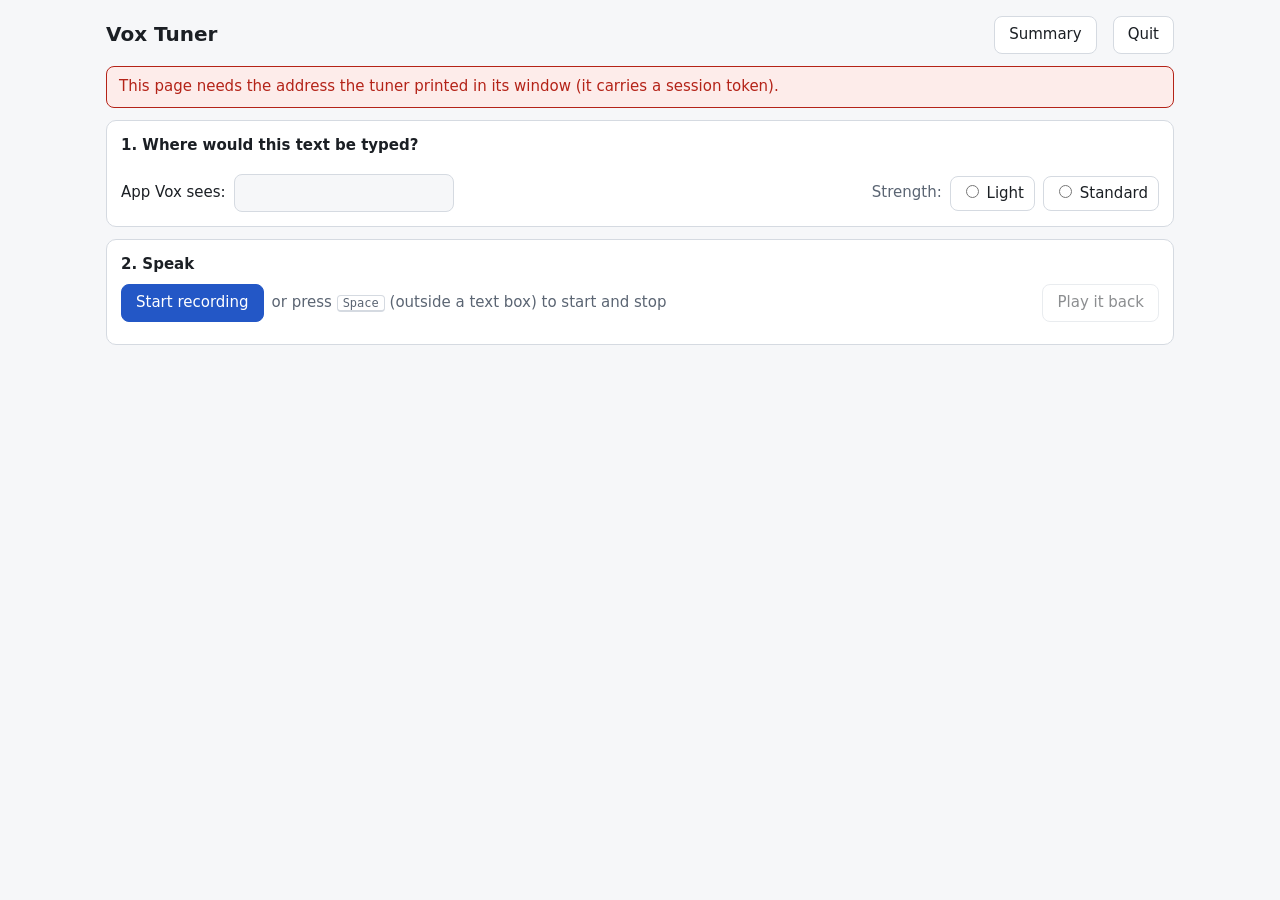
<file: tools/tuner/index.html>
<!doctype html>
<html lang="en">
<head>
<meta charset="utf-8">
<meta name="viewport" content="width=device-width, initial-scale=1">
<title>Vox Tuner</title>
<style>
:root {
  --bg: #f6f7f9; --panel: #ffffff; --text: #1b1f24; --muted: #5b6573; --line: #d5dae1;
  --accent: #2357c6; --accent-text: #ffffff; --mark: #ffe08a; --mark-text: #1b1f24;
  --danger: #b42318; --danger-bg: #fdecea; --ok: #1a7f37; --ok-bg: #e7f5ec; --warn-bg: #fff6dd;
  --rec: #c62828;
}
@media (prefers-color-scheme: dark) {
  :root {
    --bg: #14171b; --panel: #1d2127; --text: #e6e9ee; --muted: #9aa4b2; --line: #333a44;
    --accent: #6d9bff; --accent-text: #0d1117; --mark: #7a5c00; --mark-text: #fff3cf;
    --danger: #ff8a80; --danger-bg: #3a1d1b; --ok: #6fdc8c; --ok-bg: #16301f; --warn-bg: #352c12;
    --rec: #ff6b6b;
  }
}
* { box-sizing: border-box; }
body { margin: 0; background: var(--bg); color: var(--text);
  font: 15px/1.45 system-ui, -apple-system, "Segoe UI", Roboto, sans-serif; }
main { max-width: 1100px; margin: 0 auto; padding: 16px; }
header { display: flex; flex-wrap: wrap; align-items: center; gap: 8px 16px; margin-bottom: 12px; }
h1 { font-size: 20px; margin: 0; }
h2 { font-size: 15px; margin: 0 0 8px; }
.muted { color: var(--muted); }
.spacer { flex: 1; }
section { background: var(--panel); border: 1px solid var(--line); border-radius: 10px; padding: 14px; margin-bottom: 12px; }
button { font: inherit; padding: 7px 14px; border-radius: 8px; border: 1px solid var(--line); background: var(--panel);
  color: var(--text); cursor: pointer; }
button.primary { background: var(--accent); color: var(--accent-text); border-color: var(--accent); }
button.rec { background: var(--rec); color: #fff; border-color: var(--rec); }
button:disabled { opacity: .5; cursor: default; }
button:focus-visible, input:focus-visible, textarea:focus-visible { outline: 3px solid var(--accent); outline-offset: 1px; }
input[type=text], textarea { font: inherit; color: var(--text); background: var(--bg); border: 1px solid var(--line);
  border-radius: 8px; padding: 7px 9px; width: 100%; }
textarea { min-height: 70px; resize: vertical; }
.row { display: flex; flex-wrap: wrap; gap: 8px; align-items: center; }
.scen { display: flex; flex-wrap: wrap; gap: 6px; }
.scen label { border: 1px solid var(--line); border-radius: 8px; padding: 6px 10px; cursor: pointer; }
.scen input { margin-right: 6px; }
.scen label:has(input:checked) { border-color: var(--accent); box-shadow: inset 0 0 0 1px var(--accent); }
.seg label { border: 1px solid var(--line); padding: 5px 10px; border-radius: 8px; cursor: pointer; }
.seg label:has(input:checked) { border-color: var(--accent); box-shadow: inset 0 0 0 1px var(--accent); }
.exe { width: 220px !important; }
.alert { border-radius: 8px; padding: 9px 12px; margin-bottom: 12px; }
.alert.err { background: var(--danger-bg); color: var(--danger); border: 1px solid var(--danger); }
.alert.info { background: var(--warn-bg); border: 1px solid var(--line); }
.alert.ok { background: var(--ok-bg); color: var(--ok); border: 1px solid var(--ok); }
.stt { display: grid; grid-template-columns: 200px 1fr; gap: 6px 12px; margin-bottom: 10px; }
.stt .text { white-space: pre-wrap; }
mark { background: var(--mark); color: var(--mark-text); border-radius: 3px; padding: 0 2px; }
.cands { display: grid; grid-template-columns: repeat(auto-fit, minmax(260px, 1fr)); gap: 10px; }
.cand { border: 1px solid var(--line); border-radius: 8px; padding: 10px; display: flex; flex-direction: column; gap: 8px; }
.cand .out { white-space: pre-wrap; background: var(--bg); border-radius: 6px; padding: 8px; min-height: 48px; }
.cand .how { font-size: 13px; color: var(--muted); }
.cand .err { font-size: 13px; color: var(--danger); }
.recdot { display: inline-block; width: 10px; height: 10px; border-radius: 50%; background: var(--rec);
  margin-right: 6px; animation: blink 1s infinite; }
@keyframes blink { 50% { opacity: .2; } }
table { border-collapse: collapse; width: 100%; }
th, td { border-bottom: 1px solid var(--line); text-align: left; padding: 6px 8px; }
kbd { border: 1px solid var(--line); border-bottom-width: 2px; border-radius: 4px; padding: 0 5px; font-size: 12px; }
.hidden { display: none !important; }
@media (max-width: 640px) { .stt { grid-template-columns: 1fr; } .exe { width: 100% !important; } }
</style>
</head>
<body>
<main>
<header>
  <h1>Vox Tuner</h1>
  <span id="counts" class="muted"></span>
  <span class="spacer"></span>
  <button id="btnSummary" type="button">Summary</button>
  <button id="btnQuit" type="button">Quit</button>
</header>
<div id="error" class="alert err hidden" role="alert"></div>
<div id="notice" class="alert ok hidden" role="status"></div>
<div id="warnings"></div>

<div id="viewTune">
<section aria-labelledby="h1s">
  <h2 id="h1s">1. Where would this text be typed?</h2>
  <div class="scen" id="scenarios" role="radiogroup" aria-label="Scenario"></div>
  <div class="row" style="margin-top:10px">
    <label for="exe">App Vox sees:</label>
    <input type="text" id="exe" class="exe" spellcheck="false" autocomplete="off">
    <span class="muted" id="scenHint"></span>
    <span class="spacer"></span>
    <span class="seg row" role="radiogroup" aria-label="Cleanup strength">
      <span class="muted">Strength:</span>
      <label><input type="radio" name="strength" value="light"> Light</label>
      <label><input type="radio" name="strength" value="standard"> Standard</label>
    </span>
  </div>
</section>

<section aria-labelledby="h2s">
  <h2 id="h2s">2. Speak</h2>
  <div class="row">
    <button id="btnRec" type="button" class="primary">Start recording</button>
    <span class="muted">or press <kbd>Space</kbd> (outside a text box) to start and stop</span>
    <span class="spacer"></span>
    <button id="btnPlay" type="button" disabled>Play it back</button>
  </div>
  <p id="recStatus" class="muted" aria-live="polite" style="margin:8px 0 0"></p>
</section>

<section id="secStt" class="hidden" aria-labelledby="h3s">
  <h2 id="h3s">3. What the speech models heard <span class="muted">(differing words are marked)</span></h2>
  <div class="stt" id="sttList"></div>
  <div class="row" style="margin-bottom:6px">
    <button id="btnRetryStt" type="button" class="hidden">Try the speech models again</button>
  </div>
  <label for="transcript"><b>What I said</b> <span class="muted">(fix any word the models got wrong; this becomes the reference)</span></label>
  <textarea id="transcript" spellcheck="true"></textarea>
  <div class="row" style="margin-top:8px">
    <button id="btnRedo" type="button">Redo with my transcript</button>
    <span id="stale" class="muted hidden">The candidates below were made for another transcript, app or strength: press Redo.</span>
  </div>
</section>

<section id="secCand" class="hidden" aria-labelledby="h4s">
  <h2 id="h4s">4. What Vox would type</h2>
  <div class="cands" id="cands"></div>
  <div style="margin-top:12px">
    <label for="final"><b>Final text</b> <span class="muted">(edit it if none is right; starts as NEW)</span></label>
    <textarea id="final" spellcheck="true"></textarea>
  </div>
  <div style="margin-top:8px">
    <label for="note">Note <span class="muted">(one line, optional: what was wrong or what you want)</span></label>
    <input type="text" id="note" maxlength="500" autocomplete="off">
  </div>
  <div class="row" style="margin-top:10px">
    <button id="btnSaveEdited" type="button" class="primary">Save my version</button>
    <span class="muted"><kbd>Ctrl</kbd>+<kbd>Enter</kbd> in the final text</span>
    <span class="spacer"></span>
    <button id="btnSkip" type="button">Skip (discard this clip)</button>
  </div>
</section>
<section id="secSkipOnly" class="hidden">
  <div class="row"><span class="muted">No usable transcript yet.</span>
  <button id="btnTranscribe" type="button" class="primary">Transcribe it</button><span class="spacer"></span>
  <button id="btnSkip2" type="button">Skip (discard this clip)</button></div>
</section>
</div>

<div id="viewSummary" class="hidden">
<section aria-labelledby="hsum">
  <h2 id="hsum">Summary</h2>
  <div id="sumBody"></div>
  <div class="row" style="margin-top:12px">
    <button id="btnExport" type="button" class="primary">Export for Claude</button>
    <span id="exportPath" class="muted"></span>
    <span class="spacer"></span>
    <button id="btnBack" type="button">Back to tuning</button>
  </div>
</section>
</div>
</main>

<script>
"use strict";
const $ = (id) => document.getElementById(id);
let TOKEN = "";
const urlToken = new URLSearchParams(location.search || "").get("token") ||
  new URLSearchParams((location.hash || "").slice(1)).get("token") || "";
try {
  if (urlToken) { TOKEN = urlToken; sessionStorage.setItem("voxTunerToken", urlToken); }
  else TOKEN = sessionStorage.getItem("voxTunerToken") || "";
} catch (e) { TOKEN = urlToken; }

let S = null;          // the last state from the tuner
let busy = false;
let scenarioId = null; // the chosen scenario
let exeEdited = {};    // app name typed per scenario
let finalTouched = false;
let lastCandKey = "";
const LABEL = { old: "OLD (v1 prompt and guard)", new: "NEW (what Vox types today)", forced: "NEW + AI cleanup forced" };
const KEYS = { old: "1", new: "2", forced: "3" };

function showError(msg) { const e = $("error"); e.textContent = msg || ""; e.classList.toggle("hidden", !msg); }
function showNotice(msg) { const e = $("notice"); e.textContent = msg || ""; e.classList.toggle("hidden", !msg); }

async function api(path, body, raw) {
  let r;
  try {
    r = await fetch(path, { method: body === undefined ? "GET" : "POST",
      headers: { "X-Vox-Token": TOKEN, "Content-Type": "application/json" },
      body: body === undefined ? undefined : JSON.stringify(body) });
  } catch (e) {
    throw new Error("The tuner is not answering. Is its window still open? Start tools\\vox_tuner.cmd again.");
  }
  if (raw && r.ok) return r;
  let data;
  try { data = await r.json(); } catch (e) { data = { error: "The tuner sent an unreadable answer (" + r.status + ")." }; }
  if (!r.ok) throw new Error(data.error || ("Error " + r.status));
  return data;
}

async function run(label, fn) {
  if (busy) return;
  busy = true; showError(""); setBusy(label);
  try { await fn(); }
  catch (e) { showError(e.message); }
  finally { busy = false; setBusy(""); render(); }
}

function setBusy(label) {
  document.querySelectorAll("button, textarea, input").forEach((b) => {
    if (b.id === "btnQuit") return;
    if (label) { b.dataset.wasDisabled = b.disabled ? "1" : ""; b.disabled = true; }
  });
  if (label) $("recStatus").textContent = label;
}

function scen() { return S.scenarios.find((s) => s.id === scenarioId) || S.scenarios[0]; }
function strength() { const r = document.querySelector("input[name=strength]:checked"); return r ? r.value : "light"; }
function context() { return { scenario: scenarioId, exe: $("exe").value.trim(), strength: strength() }; }

function buildScenarios() {
  const box = $("scenarios"); box.textContent = "";
  S.scenarios.forEach((s, i) => {
    const lab = document.createElement("label");
    const inp = document.createElement("input");
    inp.type = "radio"; inp.name = "scenario"; inp.value = s.id;
    inp.checked = s.id === scenarioId;
    inp.addEventListener("change", () => { scenarioId = s.id; $("exe").value = exeEdited[s.id] || s.exe; render(); });
    lab.append(inp, document.createTextNode(s.name));
    lab.title = s.hint + " (" + s.exe + ")";
    box.append(lab);
  });
}

function marked(el, marks, text) {
  el.textContent = "";
  if (text === null || text === undefined) return;
  if (!marks) { el.textContent = text === "" ? "(nothing heard)" : text; return; }
  marks.forEach(([w, changed], i) => {
    if (i) el.append(" ");
    if (changed) { const m = document.createElement("mark"); m.textContent = w; el.append(m); }
    else el.append(w);
  });
  if (!marks.length) el.textContent = "(nothing heard)";
}

function candKey(c) { return JSON.stringify(c && c.made_for); }

function render() {
  if (!S) return;
  const c = S.clip;
  const cnt = S.counts;
  $("counts").textContent = cnt.saved + " approved with the tuner (" +
    S.scenarios.map((s) => s.name + " " + (cnt.per_scenario[s.id] || 0)).join(", ") + ")";
  const w = $("warnings"); w.textContent = "";
  S.warnings.forEach((t) => { const d = document.createElement("div"); d.className = "alert info"; d.textContent = t; w.append(d); });
  $("scenHint").textContent = scen().hint;
  const enable = (id, on) => { $(id).disabled = busy || !on; };

  // recording
  const rb = $("btnRec");
  rb.textContent = S.recording ? "Stop recording" : "Start recording";
  rb.className = S.recording ? "rec" : "primary";
  enable("btnRec", S.recording || !c);
  enable("btnPlay", !!c && !S.recording);
  if (!busy) {
    const st = $("recStatus"); st.textContent = "";
    if (S.recording) { const d = document.createElement("span"); d.className = "recdot"; st.append(d, "Recording... speak, then press Space."); }
    else if (c) st.textContent = (c.resumed ? "Kept from last time: " : "Recorded ") + c.seconds.toFixed(1) + " s" +
      (c.silent ? " (it sounds silent: check the microphone)" : "") + ". Save or skip it before the next one.";
    else st.textContent = "Ready. Choose the scenario, then press Space and speak.";
  }
  ["exe", "transcript", "final", "note"].forEach((id) => { $(id).disabled = busy; });
  document.querySelectorAll("input[type=radio]").forEach((r) => { r.disabled = busy; });
  enable("btnSummary", true);
  enable("btnExport", true);
  enable("btnBack", true);

  const hasStt = !!c && Object.keys(c.stt).length > 0;
  $("secStt").classList.toggle("hidden", !hasStt);
  const cands = c ? Object.keys(c.cand || {}) : [];
  $("secCand").classList.toggle("hidden", !(c && cands.length));
  $("secSkipOnly").classList.toggle("hidden", !(c && !cands.length && !S.recording));
  enable("btnSkip2", true);
  enable("btnTranscribe", true);
  if (!c) return;

  // speech
  const list = $("sttList"); list.textContent = "";
  let failed = false;
  S.models.forEach((m) => {
    const hit = c.stt[m]; if (!hit) return;
    const n = document.createElement("div"); n.textContent = m + (hit.ms ? " (" + (hit.ms / 1000).toFixed(1) + " s)" : "");
    n.className = "muted";
    const t = document.createElement("div"); t.className = "text";
    if (hit.error) { failed = true; t.textContent = hit.error; t.style.color = "var(--danger)"; }
    else marked(t, c.marks && c.marks[m], hit.text);
    list.append(n, t);
  });
  $("btnRetryStt").classList.toggle("hidden", !failed);
  enable("btnRetryStt", true);
  enable("btnRedo", true);

  // candidates
  const ctx = context();
  const here = c.made_for && c.made_for.transcript === $("transcript").value.trim() &&
    c.made_for.scenario === ctx.scenario && c.made_for.exe === ctx.exe && c.made_for.strength === ctx.strength;
  $("stale").classList.toggle("hidden", !c.made_for || here);
  const box = $("cands"); box.textContent = "";
  cands.forEach((name) => {
    const r = c.cand[name];
    const d = document.createElement("div"); d.className = "cand";
    const h = document.createElement("b"); h.textContent = LABEL[name];
    const how = document.createElement("div"); how.className = "how";
    const route = r.route || {};
    let txt = (r.cleaned ? "AI cleanup used" : "No AI text: " + (r.rejected ? "the guard rejected the AI answer, rules layer typed" : (route.ai ? "rules layer typed" : route.why || "rules layer typed")));
    txt += " · style " + (route.style || "?") + (route.code ? " · code mode" : "") + " · " + (r.requests || 0) + " request" + (r.requests === 1 ? "" : "s");
    if (r.ms) txt += " · " + (r.ms / 1000).toFixed(1) + " s";
    how.textContent = txt;
    const out = document.createElement("div"); out.className = "out";
    out.textContent = r.text === "" ? "(nothing would be typed)" : r.text;
    d.append(h, how, out);
    if (r.error && !r.rejected) { const e = document.createElement("div"); e.className = "err"; e.textContent = r.error; d.append(e); }
    const b = document.createElement("button"); b.type = "button";
    b.textContent = (name === "old" ? "Old" : name === "new" ? "New" : "Forced") + " is right (" + KEYS[name] + ")";
    b.disabled = busy || !here || r.failed;
    b.addEventListener("click", () => save(name));
    d.append(b);
    box.append(d);
  });
  const key = candKey(c);
  if (key !== lastCandKey) {
    lastCandKey = key;
    if (!finalTouched && c.cand.new) $("final").value = c.cand.new.text;
  }
  enable("btnSaveEdited", true);
  enable("btnSkip", true);
}

async function refresh() { S = await api("/api/state"); }

function applyState(st) {
  S = st;
  const c = S.clip;
  if (c && c.made_for) {
    scenarioId = c.made_for.scenario;
  }
}

async function toggleRecord() {
  if (!S) return;
  if (S.recording) {
    await run("Stopping...", async () => {
      applyState(await api("/api/record/stop", {}));
      finalTouched = false; lastCandKey = "";
      await transcribeAndClean(false);
    });
  } else if (!S.clip) {
    await run("Starting the microphone...", async () => {
      applyState(await api("/api/record/start", {}));
      showNotice("");
    });
  } else {
    showError("Save or skip this clip first; then Space records the next one.");
  }
}

async function transcribeAndClean(force) {
  $("recStatus").textContent = "Transcribing with " + S.models.length + " speech models...";
  applyState(await api("/api/transcribe", { force: force }));
  $("transcript").value = S.clip.transcript || "";
  render();
  if (S.clip.made_for && S.clip.made_for.transcript === S.clip.transcript) return;   // a retry: the candidates are there
  if (S.clip.transcript.trim()) await clean();
  else showError("Nothing usable was heard. Type what you said in the box and press Redo, or skip the clip.");
}

async function clean() {
  const ctx = context();
  $("recStatus").textContent = "Cleaning for " + ctx.exe + " (" + ctx.strength + ")...";
  lastCandKey = "";
  applyState(await api("/api/clean", Object.assign({ transcript: $("transcript").value }, ctx)));
}

async function save(choice) {
  await run("Saving...", async () => {
    const st = await api("/api/save", Object.assign({ choice: choice, final: $("final").value,
      transcript: $("transcript").value, note: $("note").value }, context()));
    applyState(st);
    $("transcript").value = ""; $("final").value = ""; $("note").value = ""; finalTouched = false; lastCandKey = "";
    showNotice("Saved " + st.saved + ". Press Space for the next one.");
  });
}

async function showSummary() {
  await run("Loading the summary...", async () => {
    const s = await api("/api/summary");
    const b = $("sumBody"); b.textContent = "";
    const t = document.createElement("table");
    const head = document.createElement("tr");
    ["Scenario", "Clips", "Old won", "New won", "Forced won", "My own version"].forEach((x) => { const th = document.createElement("th"); th.textContent = x; head.append(th); });
    t.append(head);
    s.by_scenario.concat([Object.assign({ name: "All" }, s.total)]).forEach((r) => {
      const tr = document.createElement("tr");
      [r.name, r.clips, r.old, r.new, r.forced, r.edited].forEach((x) => { const td = document.createElement("td"); td.textContent = x; tr.append(td); });
      t.append(tr);
    });
    b.append(t);
    const h = document.createElement("h2"); h.textContent = "Notes"; h.style.marginTop = "14px"; b.append(h);
    const ul = document.createElement("ul");
    s.notes.forEach((n) => { const li = document.createElement("li"); li.textContent = n.id + " (" + n.kind + ", chose " + n.choice + "): " + n.note; ul.append(li); });
    if (!s.notes.length) { const li = document.createElement("li"); li.textContent = "No notes yet."; ul.append(li); }
    b.append(ul);
    $("viewTune").classList.add("hidden"); $("viewSummary").classList.remove("hidden");
  });
}

$("btnRec").addEventListener("click", toggleRecord);
$("btnPlay").addEventListener("click", () => run("Playing...", async () => {
  const r = await api("/api/audio", undefined, true);
  const url = URL.createObjectURL(await r.blob());
  const a = new Audio(url);
  a.addEventListener("ended", () => URL.revokeObjectURL(url));
  await a.play();
}));
$("btnTranscribe").addEventListener("click", () => run("Transcribing...", () => transcribeAndClean(false)));
$("btnRetryStt").addEventListener("click", () => run("Transcribing again...", () => transcribeAndClean(false)));
$("btnRedo").addEventListener("click", () => run("Cleaning again...", async () => { finalTouched = false; await clean(); }));
$("btnSaveEdited").addEventListener("click", () => save("edited"));
const skip = () => { if (confirm("Discard this recording? It is not saved anywhere.")) run("Discarding...", async () => {
  applyState(await api("/api/skip", {})); $("transcript").value = ""; $("final").value = ""; $("note").value = "";
  finalTouched = false; lastCandKey = ""; showNotice("Clip discarded."); }); };
$("btnSkip").addEventListener("click", skip);
$("btnSkip2").addEventListener("click", skip);
$("btnSummary").addEventListener("click", showSummary);
$("btnBack").addEventListener("click", () => { $("viewSummary").classList.add("hidden"); $("viewTune").classList.remove("hidden"); $("exportPath").textContent = ""; });
$("btnExport").addEventListener("click", () => run("Exporting...", async () => {
  const r = await api("/api/export", {});
  $("exportPath").textContent = "Written (" + r.clips + " clips): " + r.path;
}));
$("btnQuit").addEventListener("click", async () => {
  if (S && S.clip && !confirm("A recording is not saved yet. It is kept and comes back next time. Quit?")) return;
  try { await api("/api/quit", {}); } catch (e) { /* already gone */ }
  document.body.textContent = "Vox Tuner stopped. You can close this tab.";
});
$("final").addEventListener("input", () => { finalTouched = true; });
$("final").addEventListener("keydown", (e) => { if (e.key === "Enter" && e.ctrlKey) { e.preventDefault(); save("edited"); } });
["transcript", "exe"].forEach((id) => $(id).addEventListener("input", () => { if (id === "exe") exeEdited[scenarioId] = $("exe").value; render(); }));
document.querySelectorAll("input[name=strength]").forEach((r) => r.addEventListener("change", () => {
  if (S && S.clip && S.clip.made_for && $("transcript").value.trim())
    run("Cleaning again with " + strength() + "...", async () => { finalTouched = false; await clean(); });
  else render();
}));

function typing(t) { return t && (t.tagName === "TEXTAREA" || (t.tagName === "INPUT" && t.type === "text")); }
document.addEventListener("keydown", (e) => {
  if (typing(e.target) || e.ctrlKey || e.altKey || e.metaKey) return;
  if (!$("viewSummary").classList.contains("hidden")) return;
  if (e.code === "Space") { e.preventDefault(); if (!e.repeat) toggleRecord(); }
  else if (S && S.clip && ["1", "2", "3"].includes(e.key)) {
    const name = Object.keys(KEYS).find((k) => KEYS[k] === e.key);
    const btn = [...document.querySelectorAll("#cands button")].find((b) => b.textContent.endsWith("(" + e.key + ")"));
    if (btn && !btn.disabled) { e.preventDefault(); save(name); }
  }
});
document.addEventListener("keyup", (e) => { if (e.code === "Space" && !typing(e.target)) e.preventDefault(); });

(async () => {
  try {
    if (!TOKEN) throw new Error("This page needs the address the tuner printed in its window (it carries a session token).");
    await refresh();
    scenarioId = (S.clip && S.clip.made_for && S.clip.made_for.scenario) || S.scenarios[0].id;
    buildScenarios();
    $("exe").value = (S.clip && S.clip.made_for && S.clip.made_for.exe) || scen().exe;
    const st = (S.clip && S.clip.made_for && S.clip.made_for.strength) || S.strength;
    document.querySelector("input[name=strength][value=" + st + "]").checked = true;
    if (S.clip) {
      $("transcript").value = S.clip.transcript || "";
      if (S.clip.note) $("note").value = S.clip.note;
    }
    render();
  } catch (e) { showError(e.message); }
})();
</script>
</body>
</html>
</file>
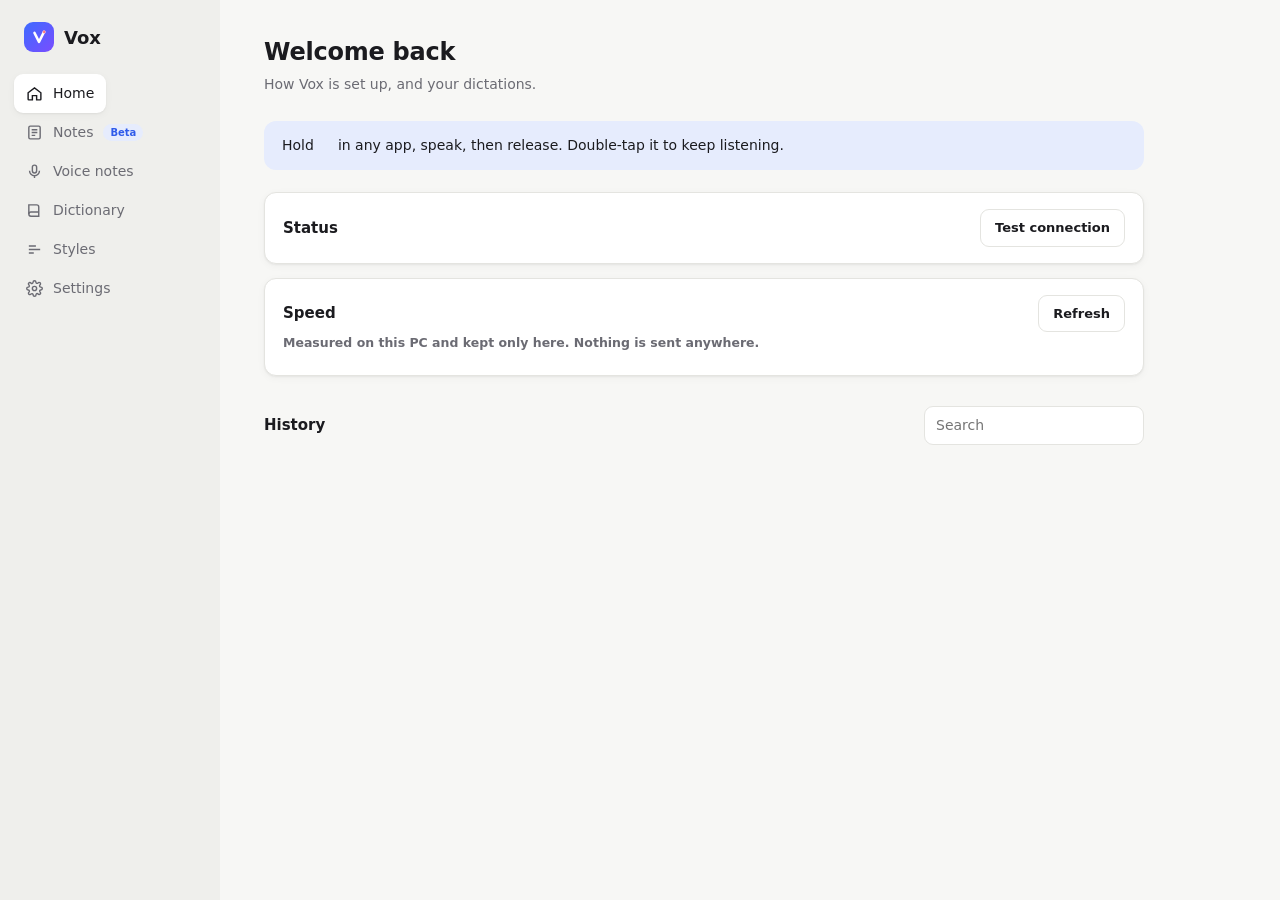
<file: windows/ui/index.html>
<!doctype html>
<html lang="en">
<head>
<meta charset="utf-8">
<meta name="viewport" content="width=device-width, initial-scale=1">
<title>Vox</title>
<style>
.btn { all: unset; }   /* before the shared block: it must reset first, then the shared colours apply */
/* ui-shared:css begin (generated by tools/sync_ui.py from ui-shared/: edit there, not here) */
:root {
  --bg: #F7F7F5; --panel: #FFFFFF; --text: #1B1B1F; --muted: #6B6B73;
  --accent: #2F5BEA; --accent-soft: #E6ECFD; --ok: #1E8E3E;
}
@media (prefers-color-scheme: dark) {
  :root {
    --bg: #161618; --panel: #1E1E21; --text: #EDEDEF; --muted: #9A9AA3;
    --accent: #6E8BFF; --accent-soft: #232B47; --ok: #4CC36B;
  }
}
.card { background: var(--panel); border: 1px solid var(--line); }
.btn { background: var(--accent); color: #fff; }
.chips { display: flex; flex-wrap: wrap; gap: 8px; }
.chip { display: inline-flex; align-items: center; border: 1px solid var(--line); border-radius: 999px; }
.switch { position: relative; flex: none; }
.switch input { opacity: 0; width: 0; height: 0; }
.switch span { position: absolute; inset: 0; background: var(--line); border-radius: 999px; transition: .2s; }
.switch span::after { content: ""; position: absolute; left: 3px; top: 3px; background: #fff; border-radius: 50%; transition: .2s; }
.switch input:checked + span { background: var(--accent); }
.status { font-weight: 600; }
.status.ok { color: var(--ok); } .status.bad { color: var(--bad); }
.srow { display: flex; gap: 14px; justify-content: space-between; align-items: baseline; padding: 8px 0; border-bottom: 1px solid var(--line); }
.srow:last-child { border-bottom: 0; }
.srow .sl { color: var(--muted); flex: none; }
.srow .sv { text-align: right; min-width: 0; overflow-wrap: anywhere; font-weight: 550; }
.srow .sv.ok { color: var(--ok); } .srow .sv.bad { color: var(--bad); } .srow .sv.dim { color: var(--muted); font-weight: 400; }
.hint { background: var(--accent-soft); display: flex; align-items: center; gap: 12px; }
.day { color: var(--muted); font-size: 12px; text-transform: uppercase; }
.entry { border-bottom: 1px solid var(--line); }
.entry:last-child { border-bottom: 0; }
.entry .txt { white-space: pre-wrap; word-break: break-word; }
.srow .sv small { color: var(--muted); font-weight: 400; font-size: .85em; }
.srow.big .sl, .srow.big .sv { color: var(--accent); font-weight: 650; }
.sub-h { color: var(--muted); font-size: 12px; text-transform: uppercase; margin: 14px 0 2px; }
.drow { display: flex; gap: 12px; align-items: center; padding: 9px 0; border-bottom: 1px solid var(--line); }
.drow:last-child { border-bottom: 0; }
.drow .dot { width: 9px; height: 9px; border-radius: 50%; flex: none; background: var(--muted); opacity: .5; }
.drow.active .dot { background: var(--ok); opacity: 1; }
.drow.recent .dot { background: var(--accent); opacity: 1; }
.drow .dn { flex: 1; min-width: 0; overflow-wrap: anywhere; font-weight: 550; }
.drow.old .dn { color: var(--muted); font-weight: 400; }
.drow .da { flex: none; color: var(--muted); font-size: 13px; }
.badge { display: inline-block; margin-left: 8px; padding: 1px 8px; border-radius: 999px; background: var(--accent-soft); color: var(--accent); font-size: 11px; font-weight: 600; vertical-align: 1px; }
.dempty { color: var(--muted); padding: 6px 0; }
.rsteps summary { cursor: pointer; font-weight: 600; }
.rs-body { padding-top: 10px; }
.rs-intro, .rs-note { color: var(--muted); margin: 0 0 10px; }
.rs-list { margin: 12px 0; padding-left: 22px; }
.rs-list li { margin: 0 0 16px; padding-left: 4px; }
.rs-t { margin-bottom: 6px; }
.rs-cmd { margin: 6px 0; padding: 9px 11px; background: var(--bg); border: 1px solid var(--line); border-radius: 8px; font: 12.5px/1.55 ui-monospace, "Cascadia Mono", Consolas, monospace; white-space: pre-wrap; overflow-wrap: anywhere; user-select: all; }
.rs-copy { margin-top: 2px; }
.lrow { display: flex; gap: 12px; align-items: center; padding: 8px 0; border-bottom: 1px solid var(--line); }
.lrow:last-child { border-bottom: 0; }
.lrow .lw { flex: 1; min-width: 0; overflow-wrap: anywhere; }
.lrow .lw i { color: var(--muted); font-style: normal; padding: 0 4px; }
.lrow .la { flex: none; color: var(--muted); font-size: 13px; }
/* ui-shared:css end */
:root {
  --side: #EFEFEC; --line: #E4E4E0; --danger: #D93025; --bad: var(--danger);
  --radius: 12px; --shadow: 0 1px 2px rgba(0,0,0,.05), 0 2px 8px rgba(0,0,0,.04);
}
@media (prefers-color-scheme: dark) {
  :root { --side: #111113; --line: #2C2C31; --danger: #FF6B5E; --shadow: none; }
}
* { box-sizing: border-box; }
html, body { margin: 0; height: 100%; }
body { font: 14px/1.5 "Segoe UI Variable Text", "Segoe UI", system-ui, sans-serif; color: var(--text); background: var(--bg);
       display: grid; grid-template-columns: 220px 1fr; overflow: hidden; }
aside { background: var(--side); padding: 22px 14px; display: flex; flex-direction: column; gap: 4px; }
.brand { display: flex; align-items: center; gap: 10px; font-weight: 650; font-size: 18px; padding: 0 10px 18px; }
.logo { width: 30px; height: 30px; border-radius: 9px; background: linear-gradient(135deg, #3D6BFF, #7A4DFF); display: grid; place-items: center; }
nav button { all: unset; display: flex; align-items: center; gap: 10px; padding: 9px 12px; border-radius: 9px; cursor: pointer; color: var(--muted); font-weight: 500; }
nav button:hover { background: var(--panel); color: var(--text); }
nav button.active { background: var(--panel); color: var(--text); box-shadow: var(--shadow); }
nav svg { width: 17px; height: 17px; flex: none; }
.side-foot { margin-top: auto; padding: 12px; font-size: 12px; color: var(--muted); }
main { overflow-y: auto; padding: 34px 44px 60px; }
h1 { font-size: 24px; font-weight: 650; margin: 0 0 4px; letter-spacing: -.01em; }
.sub { color: var(--muted); margin: 0 0 26px; }
h2 { font-size: 15px; font-weight: 600; margin: 30px 0 12px; }
.page { display: none; max-width: 880px; }
.page.active { display: block; }
.hint { border-radius: var(--radius); padding: 14px 18px; margin-bottom: 22px; }
kbd { font: 600 12px "Segoe UI", sans-serif; background: var(--panel); border: 1px solid var(--line); border-bottom-width: 2px; border-radius: 6px; padding: 2px 7px; }
.card { border-radius: var(--radius); padding: 16px 18px; box-shadow: var(--shadow); }
#status-card { margin-top: 4px; }
.presets { display: grid; grid-template-columns: repeat(auto-fill, minmax(190px, 1fr)); gap: 8px; }
.preset { all: unset; box-sizing: border-box; cursor: pointer; display: flex; flex-direction: column; gap: 2px; padding: 9px 12px; border: 1px solid var(--line); border-radius: 10px; background: var(--panel); min-width: 0; }
.preset:hover { border-color: var(--accent); }
.preset.on { border-color: var(--accent); background: var(--accent-soft); }
.preset b { font-weight: 600; overflow-wrap: anywhere; }
.preset .link { font-size: 12px; }
.day { font-weight: 600; letter-spacing: .04em; margin: 22px 0 8px; }
.entry { display: grid; grid-template-columns: 64px 1fr auto; gap: 14px; padding: 12px 16px; align-items: start; }
.entry .time { color: var(--muted); font-size: 12.5px; padding-top: 1px; font-variant-numeric: tabular-nums; }
.entry .app { color: var(--muted); font-size: 12px; margin-top: 3px; }
.entry .acts { display: flex; gap: 4px; opacity: 0; transition: opacity .15s; }
.entry:hover .acts { opacity: 1; }
.list { padding: 0; overflow: hidden; }
.icon-btn { all: unset; cursor: pointer; width: 28px; height: 28px; border-radius: 7px; display: grid; place-items: center; color: var(--muted); }
.icon-btn:hover { background: var(--bg); color: var(--text); }
.icon-btn svg { width: 15px; height: 15px; }
.icon-btn.confirm { width: auto; padding: 0 8px; color: var(--danger); font-size: 12px; font-weight: 650; }
.fix { margin-top: 8px; }
.fix-text { width: 100%; box-sizing: border-box; font: inherit; padding: 8px 10px; border: 1px solid var(--line); border-radius: 8px; background: var(--panel); color: var(--text); resize: vertical; }
.fix-row { display: flex; align-items: center; gap: 10px; margin-top: 8px; }
.sugg { display: flex; align-items: center; justify-content: space-between; gap: 10px; padding: 6px 0; border-bottom: 1px solid var(--line); }
.empty { color: var(--muted); padding: 28px; text-align: center; }
.row { display: flex; gap: 10px; align-items: center; }
input[type=text], input[type=password], input[type=number], select {
  font: inherit; color: var(--text); background: var(--panel); border: 1px solid var(--line); border-radius: 9px; padding: 8px 11px; outline: none; min-width: 0;
}
input:focus, select:focus { border-color: var(--accent); }
.grow { flex: 1; }
.btn { cursor: pointer; padding: 8px 14px; border-radius: 9px; font-weight: 600; font-size: 13px; }
.btn.ghost { background: transparent; color: var(--text); border: 1px solid var(--line); }
.btn:hover { filter: brightness(1.06); }
.chips { margin-top: 14px; }
.chip { gap: 6px; background: var(--panel); padding: 5px 6px 5px 13px; }
.chip button { all: unset; cursor: pointer; width: 20px; height: 20px; border-radius: 50%; display: grid; place-items: center; color: var(--muted); }
.chip button:hover { background: var(--bg); color: var(--danger); }
table { width: 100%; border-collapse: collapse; }
td { padding: 10px 16px; border-bottom: 1px solid var(--line); }
tr:last-child td { border-bottom: 0; }
td.arrow { color: var(--muted); width: 24px; padding: 0; text-align: center; }
.setting { display: flex; align-items: center; gap: 16px; padding: 16px 18px; border-bottom: 1px solid var(--line); }
.setting:last-child { border-bottom: 0; }
.setting .t { font-weight: 550; }
.setting .d { color: var(--muted); font-size: 12.5px; }
.irow { display: flex; gap: 12px; align-items: baseline; padding: 8px 0; border-bottom: 1px solid var(--line); }
label.irow { cursor: pointer; }
.irow:last-child { border-bottom: 0; }
.irow .ik { flex: none; width: 96px; color: var(--muted); }
.irow .it { flex: 1; min-width: 0; overflow-wrap: anywhere; }
.setting > div:first-child { flex: 1; }
.switch { width: 40px; height: 22px; }
.switch span { cursor: pointer; }
.switch span::after { width: 16px; height: 16px; box-shadow: 0 1px 2px rgba(0,0,0,.2); }
.switch input:checked + span::after { transform: translateX(18px); }
.status { font-size: 12.5px; }
.proxy-on .own-server { display: none !important; }   /* the relay is the AI server: its provider address and keys are not used here */
.style-tag { font-size: 12px; color: var(--muted); }
.live { display: flex; align-items: center; gap: 14px; }
.rec-dot { width: 10px; height: 10px; border-radius: 50%; background: var(--danger); animation: pulse 1.4s infinite; flex: none; }
@keyframes pulse { 50% { opacity: .35; } }
.timer { font-variant-numeric: tabular-nums; font-weight: 650; font-size: 20px; }
.transcript { max-height: 280px; overflow-y: auto; margin-top: 14px; border-top: 1px solid var(--line); padding-top: 10px; font-size: 13.5px; }
.transcript p { margin: 0 0 8px; }
.transcript .who { font-weight: 600; margin-right: 6px; }
.transcript .who.me { color: var(--accent); }
.transcript .ts { color: var(--muted); font-size: 12px; margin-right: 6px; font-variant-numeric: tabular-nums; }
.catchup { background: var(--accent-soft); border-radius: 10px; padding: 12px 14px; margin-top: 12px; white-space: pre-wrap; }
.ev { display: grid; grid-template-columns: 92px 1fr auto; gap: 14px; padding: 12px 16px; border-bottom: 1px solid var(--line); align-items: center; }
.ev:last-child { border-bottom: 0; }
.ev .when { color: var(--muted); font-size: 12.5px; font-variant-numeric: tabular-nums; }
.ev .people { color: var(--muted); font-size: 12.5px; }
.ev.now { background: var(--accent-soft); }
.mt { cursor: pointer; }
.mt:hover { background: var(--bg); }
.md h1 { font-size: 21px; margin: 0 0 6px; } .md h2 { font-size: 15px; margin: 22px 0 8px; }
.md p, .md li { margin: 4px 0; } .md ul { padding-left: 20px; margin: 4px 0; }
.md li.task { list-style: none; margin-left: -20px; }
.md em { color: var(--muted); }
.back { all: unset; cursor: pointer; color: var(--muted); font-size: 13px; margin-bottom: 12px; display: inline-block; }
.back:hover { color: var(--text); }
.page.wide { max-width: none; }
#notes.active { display: grid; grid-template-columns: 290px 1fr; gap: 0; height: 100vh; margin: -34px -44px -60px; }
.nl { border-right: 1px solid var(--line); padding: 22px 16px; overflow-y: auto; }
.nr { overflow-y: auto; padding: 30px 40px 60px; }
.ask { display: flex; align-items: center; gap: 8px; background: var(--panel); border: 1px solid var(--line); border-radius: 10px; padding: 2px 10px; }
.ask svg { width: 16px; height: 16px; color: var(--accent); flex: none; }
.ask input { border: 0 !important; background: transparent; flex: 1; padding: 8px 0 !important; }
.nl-h { display: flex; justify-content: space-between; align-items: center; color: var(--muted); font-size: 11.5px; font-weight: 650; text-transform: uppercase; letter-spacing: .05em; margin: 18px 4px 6px; }
.link { all: unset; cursor: pointer; color: var(--accent); font-size: 12px; text-transform: none; letter-spacing: 0; font-weight: 600; }
.mi { padding: 9px 10px; border-radius: 9px; cursor: pointer; }
.mi:hover { background: var(--panel); }
.mi.sel { background: var(--panel); box-shadow: var(--shadow); }
.mi .t { font-weight: 550; font-size: 13.5px; white-space: nowrap; overflow: hidden; text-overflow: ellipsis; }
.mi .s { color: var(--muted); font-size: 12px; display: flex; align-items: center; gap: 6px; margin-top: 2px; }
.faces { display: inline-flex; margin-left: auto; }
.faces .av { width: 18px; height: 18px; font-size: 9px; margin-left: -5px; border: 1.5px solid var(--bg); }
.av { width: 30px; height: 30px; border-radius: 50%; display: inline-grid; place-items: center; color: #fff; font-weight: 650; font-size: 12px; flex: none; }
.livebox { margin-top: 12px; border-radius: 10px; padding: 10px 12px; background: var(--panel); border: 1px solid var(--line); cursor: pointer; display: flex; gap: 10px; align-items: center; }
.startbtn { width: 100%; margin-top: 12px; text-align: center; box-sizing: border-box; }
.up { padding: 7px 10px; border-radius: 9px; font-size: 13px; display: flex; gap: 10px; align-items: baseline; }
.up .w { color: var(--muted); font-size: 12px; width: 62px; flex: none; font-variant-numeric: tabular-nums; }
.up.now { background: var(--accent-soft); }
.mh-title { font-size: 24px; font-weight: 650; outline: none; border-radius: 6px; margin: 0 -6px; padding: 0 6px; letter-spacing: -.01em; }
.mh-title:focus { background: var(--panel); }
.people-row { display: flex; flex-wrap: wrap; gap: 8px; margin: 14px 0 18px; }
.pchip { display: inline-flex; align-items: center; gap: 7px; background: var(--panel); border: 1px solid var(--line); border-radius: 999px; padding: 3px 11px 3px 3px; font-size: 12.5px; }
.pchip .av { width: 22px; height: 22px; font-size: 10px; }
.tabs { display: flex; gap: 4px; border-bottom: 1px solid var(--line); margin-bottom: 18px; }
.tabs button { all: unset; cursor: pointer; padding: 9px 12px; color: var(--muted); font-weight: 550; border-bottom: 2px solid transparent; margin-bottom: -1px; }
.tabs button.on { color: var(--text); border-color: var(--accent); }
.blk { display: grid; grid-template-columns: 30px 1fr; gap: 12px; padding: 10px 0; }
.blk .nm { font-weight: 600; font-size: 13px; }
.blk .tm { color: var(--muted); font-size: 12px; margin-left: 8px; font-variant-numeric: tabular-nums; cursor: pointer; }
.blk p { margin: 3px 0 0; }
.blk.flash { background: var(--accent-soft); border-radius: 10px; }
.likely { font-size: 10.5px; color: var(--muted); border: 1px solid var(--line); border-radius: 999px; padding: 0 6px; margin-left: 6px; font-weight: 500; }
mark { background: #FFE58A; color: inherit; border-radius: 3px; }
.md li.task { cursor: pointer; list-style: none; margin-left: -20px; display: flex; gap: 8px; align-items: baseline; }
.md li.task.done span { text-decoration: line-through; color: var(--muted); }
.md li.task input { accent-color: var(--accent); }
textarea.mynotes { width: 100%; min-height: 380px; font: inherit; color: var(--text); background: var(--panel); border: 1px solid var(--line); border-radius: 12px; padding: 16px; resize: vertical; outline: none; line-height: 1.6; }
.cite { all: unset; cursor: pointer; color: var(--accent); font-weight: 600; font-size: 12px; background: var(--accent-soft); border-radius: 5px; padding: 0 5px; }
.empty-pane { height: 70%; display: grid; place-items: center; text-align: center; color: var(--muted); }
.beta { font-size: 10px; font-weight: 650; color: var(--accent); background: var(--accent-soft); border-radius: 999px; padding: 1px 7px; margin-left: auto; }
.meter { display: inline-flex; align-items: center; gap: 8px; font-size: 12.5px; color: var(--muted); }
.meter .bar { width: 90px; height: 6px; border-radius: 6px; background: var(--line); overflow: hidden; }
.meter .bar i { display: block; height: 100%; width: 0; background: var(--ok); transition: width .15s; }
.askbox { background: var(--panel); border: 1px solid var(--line); border-radius: 14px; padding: 12px; margin-top: 10px; }
.chipbtn { all: unset; cursor: pointer; font-size: 12.5px; padding: 5px 11px; border-radius: 999px; background: var(--accent-soft); color: var(--accent); font-weight: 550; }
.qa { border-top: 1px solid var(--line); margin-top: 10px; padding-top: 10px; }
.qa .q { font-weight: 600; font-size: 13.5px; }
.qa .a { margin-top: 4px; line-height: 1.55; }
#toast { position: fixed; bottom: 22px; left: 50%; transform: translate(-50%, 20px); background: var(--text); color: var(--bg); padding: 8px 16px; border-radius: 999px; font-size: 13px; opacity: 0; transition: .2s; pointer-events: none; }
#toast.on { opacity: 1; transform: translate(-50%, 0); }
.code-help summary { cursor: pointer; font-size: 13px; }
.code-table { border-collapse: collapse; margin: 8px 0; width: 100%; }
.code-table th, .code-table td { padding: 3px 8px; text-align: left; font-size: 12px; border-bottom: 1px solid var(--line); }
</style>
</head>
<body>
<aside>
  <div class="brand"><div class="logo"><svg viewBox="0 0 512 512" width="20" height="20"><path d="M140 150 L256 380 L372 150" fill="none" stroke="#fff" stroke-width="64" stroke-linecap="round" stroke-linejoin="round"/><circle cx="386" cy="128" r="36" fill="#FF5A5F" stroke="#fff" stroke-width="12"/></svg></div>Vox</div>
  <nav>
    <button data-page="home" class="active"><svg viewBox="0 0 24 24" fill="none" stroke="currentColor" stroke-width="2"><path d="M3 11l9-7 9 7v9a1 1 0 0 1-1 1h-5v-6H9v6H4a1 1 0 0 1-1-1z"/></svg>Home</button>
    <button data-page="notes"><svg viewBox="0 0 24 24" fill="none" stroke="currentColor" stroke-width="2"><rect x="4" y="3" width="16" height="18" rx="2"/><path d="M8 8h8M8 12h8M8 16h5"/></svg>Notes<span class="beta">Beta</span></button>
    <button data-page="voicenotes"><svg viewBox="0 0 24 24" fill="none" stroke="currentColor" stroke-width="2"><rect x="9" y="3" width="6" height="11" rx="3"/><path d="M5 11a7 7 0 0 0 14 0M12 18v3"/></svg>Voice notes</button>
    <button data-page="dictionary"><svg viewBox="0 0 24 24" fill="none" stroke="currentColor" stroke-width="2"><path d="M4 4h11a3 3 0 0 1 3 3v13H7a3 3 0 0 1-3-3z"/><path d="M4 17a3 3 0 0 1 3-3h11"/></svg>Dictionary</button>
    <button data-page="styles"><svg viewBox="0 0 24 24" fill="none" stroke="currentColor" stroke-width="2"><path d="M4 7h10M4 12h16M4 17h7"/></svg>Styles</button>
    <button data-page="settings"><svg viewBox="0 0 24 24" fill="none" stroke="currentColor" stroke-width="2"><circle cx="12" cy="12" r="3"/><path d="M19.4 15a1.7 1.7 0 0 0 .3 1.8l.1.1a2 2 0 1 1-2.8 2.8l-.1-.1a1.7 1.7 0 0 0-1.8-.3 1.7 1.7 0 0 0-1 1.5V21a2 2 0 1 1-4 0v-.1a1.7 1.7 0 0 0-1.1-1.5 1.7 1.7 0 0 0-1.8.3l-.1.1a2 2 0 1 1-2.8-2.8l.1-.1a1.7 1.7 0 0 0 .3-1.8 1.7 1.7 0 0 0-1.5-1H3a2 2 0 1 1 0-4h.1a1.7 1.7 0 0 0 1.5-1.1 1.7 1.7 0 0 0-.3-1.8l-.1-.1a2 2 0 1 1 2.8-2.8l.1.1a1.7 1.7 0 0 0 1.8.3H9a1.7 1.7 0 0 0 1-1.5V3a2 2 0 1 1 4 0v.1a1.7 1.7 0 0 0 1 1.5 1.7 1.7 0 0 0 1.8-.3l.1-.1a2 2 0 1 1 2.8 2.8l-.1.1a1.7 1.7 0 0 0-.3 1.8V9a1.7 1.7 0 0 0 1.5 1H21a2 2 0 1 1 0 4h-.1a1.7 1.7 0 0 0-1.5 1z"/></svg>Settings</button>
  </nav>
  <div class="side-foot" id="side-foot"></div>
</aside>

<main>
  <!-- HOME -->
  <section class="page active" id="home">
    <h1 id="greet">Welcome back</h1>
    <p class="sub">How Vox is set up, and your dictations.</p>
    <div class="card" id="welcome" style="display:none;margin-bottom:22px;border-color:var(--accent)">
      <div style="font-weight:650;font-size:16px;margin-bottom:4px">Choose your AI provider</div>
      <div class="style-tag" style="margin-bottom:12px">Vox needs one AI service for speech and one for cleanup. Pick a provider, get a key from it (most have a free tier or cost very little), paste it below and test it. A server on this PC needs no key.</div>
      <div id="w-presets" class="presets"></div>
      <div class="row" id="w-keyrow" style="margin-top:12px"><input type="password" id="w-key" class="grow" placeholder="Paste the key here"><button class="btn ghost" id="w-test">Test</button><button class="btn" id="w-save">Save key</button></div>
      <div class="status" id="w-status" style="margin-top:8px"></div>
    </div>
    <div class="card" id="lang-tip" style="display:none;margin-bottom:22px">
      <div style="font-weight:650;font-size:16px;margin-bottom:4px">Do you speak only English?</div>
      <div class="style-tag" id="lang-tip-text" style="margin-bottom:12px"></div>
      <div class="row"><button class="btn" id="lang-tip-en">Use English</button><button class="btn ghost" id="lang-tip-no">Keep Auto detect</button></div>
    </div>
    <div class="hint">Hold <span id="hk-keys"></span> in any app, speak, then release. Double-tap it to keep listening.</div>
    <div class="card" id="status-card">
      <div class="row"><h2 style="margin:0" class="grow">Status</h2><button class="btn ghost" id="status-test">Test connection</button></div>
      <div id="status-rows"></div>
    </div>
    <div class="card" id="speed-card" style="margin-top:14px">
      <div class="row"><h2 style="margin:0" class="grow">Speed</h2><button class="btn ghost" id="speed-refresh">Refresh</button></div>
      <div class="status" style="margin:2px 0 6px;color:var(--muted)">Measured on this PC and kept only here. Nothing is sent anywhere.</div>
      <div id="speed-rows"></div>
    </div>
    <div class="row" style="margin-top:30px"><h2 style="margin:0" class="grow">History</h2>
      <input type="text" id="search" placeholder="Search" style="width:220px"></div>
    <div id="history"></div>
  </section>

  <!-- NOTES -->
  <!-- VOICE NOTES -->
  <section class="page" id="voicenotes">
    <h1>Voice notes</h1>
    <p class="sub">Record a quick note: it is written down, tidied up and saved here instead of being pasted into an app. Start it here or from the tray icon and finish it the same way. Esc cancels.</p>
    <div class="row" style="margin-bottom:14px">
      <button class="btn" id="vn-toggle">New voice note</button>
      <input type="text" id="vn-q" class="grow" placeholder="Search your notes">
      <select id="vn-period"><option value="all">Any time</option><option value="today">Today</option><option value="week">Last 7 days</option><option value="month">Last 30 days</option></select>
    </div>
    <div class="status" id="vn-status" style="margin:-6px 0 10px"></div>
    <div class="row" style="margin:-4px 0 12px"><span class="status" id="vn-sync"></span><button class="btn ghost" id="vn-sync-now" hidden>Sync now</button></div>
    <div id="vn-list"></div>
  </section>

  <section class="page wide" id="notes">
    <div class="nl">
      <div class="ask"><svg viewBox="0 0 24 24" fill="none" stroke="currentColor" stroke-width="2"><path d="M12 3l1.8 4.6L18 9l-4.2 1.4L12 15l-1.8-4.6L6 9l4.2-1.4z"/><path d="M19 15l.8 2 2 .8-2 .8-.8 2-.8-2-2-.8 2-.8z"/></svg>
        <input type="text" id="ask-q" placeholder="Ask about your meetings"></div>
      <div id="nl-live"></div>
      <div class="nl-h">Upcoming <button class="link" id="cal-open">Calendar</button></div>
      <div id="nl-up"></div>
      <input type="text" id="m-search" placeholder="Search meetings" style="width:100%;margin:14px 0 4px">
      <div id="nl-list"></div>
    </div>
    <div class="nr" id="nr"></div>
  </section>

  <!-- DICTIONARY -->
  <section class="page" id="dictionary">
    <h1>Dictionary</h1>
    <p class="sub">Your own words, names and acronyms. Vox sends them to Whisper as spelling hints and to the cleanup model so they come out right every time.</p>
    <h2 style="margin-top:0">About you</h2>
    <p class="sub" style="margin-top:-6px">Who you are, what you work on, how you like to write, terms Vox should know. It is added to every cleanup request so the text comes out your way, so it goes to your cleanup server. While sync is on it is also copied to your relay.</p>
    <div class="card">
      <textarea class="mynotes" id="about" style="min-height:150px" placeholder="e.g. I'm a student building a dictation app called Vox. I write short, direct messages and use British spelling. Projects: Vox, Raventrack."></textarea>
      <div class="status" id="about-status" style="margin-top:6px"></div>
    </div>
    <h2>Words</h2>
    <div class="card">
      <div class="row"><input type="text" id="term" class="grow" placeholder="Add a word, name or acronym (e.g. LoomXR)"><button class="btn" id="add-term">Add</button></div>
      <div class="chips" id="terms"></div>
    </div>
    <h2>People</h2>
    <p class="sub" style="margin-top:-6px">Names of people you mention or write to, spelled the way they spell them.</p>
    <div class="card">
      <div class="row"><input type="text" id="person" class="grow" placeholder="Add a name (e.g. Dr. Arghavan Asad)"><button class="btn" id="add-person">Add</button></div>
      <div class="chips" id="people"></div>
    </div>
    <h2>Replacements</h2>
    <p class="sub" style="margin-top:-6px">When Whisper keeps getting something wrong, force the fix.</p>
    <div class="card">
      <div class="row"><input type="text" id="wrong" class="grow" placeholder="When it hears (e.g. lume x r)"><input type="text" id="right" class="grow" placeholder="Write (e.g. LoomXR)"><button class="btn" id="add-repl">Add</button></div>
    </div>
    <div class="card list" style="margin-top:12px"><table id="repls"></table></div>
    <h2>Snippets</h2>
    <p class="sub" style="margin-top:-6px">Say the phrase and Vox types the text you saved, in any app. The text is put in after the AI cleanup, so it never goes to the cleanup server. While sync is on, snippets are copied to your relay. Up to 50, 2,000 characters each.</p>
    <div class="card">
      <div class="row"><input type="text" id="snip-trigger" class="grow" maxlength="100" placeholder="When I say (e.g. my email)"></div>
      <textarea class="mynotes" id="snip-text" maxlength="2000" style="min-height:70px;margin-top:8px" placeholder="Type (e.g. me@example.com, or a signature on several lines)"></textarea>
      <div class="row" style="margin-top:8px"><div class="status grow" id="snip-status"></div><button class="btn" id="snip-add">Add</button></div>
    </div>
    <div class="card list" style="margin-top:12px"><table id="snips"></table></div>
    <h2>Recently learned</h2>
    <p class="sub" style="margin-top:-6px">Fixes Vox picked up when you corrected text it had just typed (Settings, Privacy, Learn from my corrections). Remove takes the fix out of your dictionary again.</p>
    <div class="card" id="learned"></div>
  </section>

  <!-- STYLES -->
  <section class="page" id="styles">
    <h1>Styles</h1>
    <p class="sub">Tone of the cleaned text in each app. Vox detects the app you are typing in.</p>
    <div class="card setting" style="border:1px solid var(--line)">
      <div><div class="t">Default style</div><div class="d">Used for apps not listed below.</div></div>
      <select id="default-style"></select>
    </div>
    <h2>Per app</h2>
    <div class="card list"><table id="app-styles"></table></div>
    <div class="row" style="margin-top:12px">
      <select id="new-app" class="grow"></select>
      <input type="text" id="new-app-other" class="grow" placeholder="App exe (e.g. outlook.exe)." style="display:none">
      <select id="new-style"></select><button class="btn" id="add-app">Add</button>
    </div>
  </section>

  <!-- SETTINGS -->
  <section class="page" id="settings">
    <h1>Settings</h1>
    <p class="sub">Changes apply within a second. No restart needed.</p>
    <h2 style="margin-top:0">AI providers</h2>
    <div class="card list" id="provider-card">
      <div class="setting own-server"><div><div class="t">AI provider</div><div class="d">Vox works with Groq's free tier or any OpenAI-compatible server. Pick one to fill in its address.</div></div><select id="provider" style="width:260px"></select></div>
      <div class="setting own-server"><div><div class="t">Server address</div><div class="d">Plain http is only allowed for this PC, your local network and Tailscale.</div><div class="status" id="url-status"></div></div>
        <input type="text" id="base-url" style="width:260px" placeholder="https://api.groq.com/openai/v1"></div>
      <div class="setting own-server"><div><div class="t">API key</div><div class="d">Stored on this PC (and copied to your relay only if you turn on sharing of API keys under Privacy). A server of your own may not need one.</div><div class="status" id="key-status"></div></div>
        <input type="password" id="key" style="width:260px"><button class="btn ghost" id="get-key" style="display:none">Get a key</button><button class="btn ghost" id="test-key">Test</button></div>
      <div class="setting"><div><div class="t">Voice model</div><div class="d">Speech to text. Pick from the list or type a model name.</div><div class="status" id="stt-status"></div></div>
        <input type="text" id="stt" list="stt-models" style="width:260px"><datalist id="stt-models"></datalist><button class="btn ghost" id="refresh-models">Refresh</button><button class="btn ghost" id="test-stt">Test</button></div>
      <div class="setting"><div><div class="t">Cleanup model</div><div class="d">Tidies the text. Needs a chat model.</div><div class="status" id="llm-status"></div></div>
        <input type="text" id="llm" list="llm-models" style="width:260px"><datalist id="llm-models"></datalist><button class="btn ghost" id="test-llm">Test</button></div>
      <div class="setting own-server"><div><div class="t">Different server for voice or cleanup</div><div class="d">For example Whisper on one machine and Ollama on another. Each server gets only its own key.</div></div><label class="switch"><input type="checkbox" id="split"><span></span></label></div>
      <div id="split-rows" class="own-server" style="display:none">
        <div class="setting"><div><div class="t">Voice server</div><div class="d">Address and key for speech to text.</div><div class="status" id="stt-url-status"></div></div><input type="text" id="stt-url" style="width:260px" placeholder="same as above"><input type="password" id="stt-key" style="width:170px" placeholder="key (optional)"></div>
        <div class="setting"><div><div class="t">Cleanup server</div><div class="d">Address and key for the cleanup model.</div><div class="status" id="llm-url-status"></div></div><input type="text" id="llm-url" style="width:260px" placeholder="same as above"><input type="password" id="llm-key" style="width:170px" placeholder="key (optional)"></div>
      </div>
      <div class="setting"><div><div class="t">Use my relay as the AI server</div><div class="d">Speech and text go to your relay, which forwards them to the AI servers set up on its page. Their keys are kept on the relay (in plain text in its relay.json, readable only by its user), so they are not needed here. Fill in the relay address and token under Privacy, Sync between devices.</div><div class="status" id="proxy-status"></div></div><label class="switch"><input type="checkbox" id="relay-proxy"><span></span></label></div>
    </div>

    <h2>Voice &amp; audio</h2>
    <div class="card list">
      <div class="setting"><div><div class="t">Dictation shortcut</div><div class="d">Hold to talk and release to insert. Double-tap to keep listening (saves a note); double-tap again to end and save it. Esc cancels a recording or a listening session without sending it.</div></div><select id="hotkey"></select></div>
      <div class="setting"><div><div class="t">Note shortcut</div><div class="d">Press once to start a voice note that keeps listening, press again to stop and save it. Use Ctrl, Alt or Win plus one letter, digit or F key, for example ctrl+alt+n. Empty turns it off. The keys are not blocked, so the app in front also receives them.</div><div class="status" id="note-hotkey-status"></div></div><input type="text" id="note-hotkey" style="width:170px" placeholder="off" spellcheck="false"></div>
      <div class="setting"><div><div class="t">A quick tap of the dictation shortcut</div><div class="d">Classic: a tap does nothing (two taps keep listening). Hold or tap: a tap shorter than 0.3 s starts hands-free dictation that runs until you press the shortcut again; holding still means hold to talk, and two taps still keep listening. Esc cancels any recording without sending it.</div></div><select id="hotkey-style"><option value="classic">Classic</option><option value="hold_or_tap">Hold or tap</option></select></div>
      <div class="setting"><div><div class="t">Hands-free shortcut</div><div class="d">Starts hands-free dictation, or ends it and sends what you said. While you hold the dictation shortcut, adding this key keeps the dictation going after you let go. Off by default. Pick a free one, for example ctrl+cmd+h (Ctrl + Win + H); not Ctrl + Win + Space, which Windows uses to switch the keyboard language. Empty turns it off.</div><div class="status" id="hands-free-hotkey-status"></div></div><input type="text" id="hands-free-hotkey" style="width:170px" placeholder="off" spellcheck="false"></div>
      <div class="setting"><div><div class="t">Paste last dictation</div><div class="d">Pastes your last dictation again into the window in front. Default shift+alt+z. Empty turns it off. Like the note shortcut, the keys also reach the app in front.</div><div class="status" id="paste-last-hotkey-status"></div></div><input type="text" id="paste-last-hotkey" style="width:170px" placeholder="off" spellcheck="false"></div>
      <div class="setting"><div><div class="t">Copy last dictation</div><div class="d">Puts your last dictation on the clipboard, for example shift+alt+x. Empty (the default) turns it off.</div><div class="status" id="copy-last-hotkey-status"></div></div><input type="text" id="copy-last-hotkey" style="width:170px" placeholder="off" spellcheck="false"></div>
      <div class="setting"><div><div class="t">Edit by voice (experimental)</div><div class="d">Select text, hold these keys and say what to change, for example "make this shorter"; the answer replaces the selection. This sends the selected text and your instruction to your cleanup server, also in code apps. To read the selection Vox presses Ctrl + C, so the app copies it the normal way: Win + V history (and the cloud clipboard, if Windows clipboard sync is on) can keep it, whatever the clipboard settings below say. Modifier keys only, for example ctrl+cmd+alt (hold Ctrl + Win, then add Alt). Does not work in terminals. Empty (the default) turns it off.</div><div class="status" id="command-hotkey-status"></div></div><input type="text" id="command-hotkey" style="width:170px" placeholder="off" spellcheck="false"></div>
      <div class="setting"><div><div class="t">Microphone</div><div class="d">Which microphone Vox listens to. The Windows default unless you pick one. If dictation says it heard nothing, try another.</div></div><select id="mic" style="max-width:260px"></select></div>
      <div class="setting"><div><div class="t">Keep the microphone ready</div><div class="d">Starts recording without losing the first word. Windows shows the microphone-in-use icon all the time while this is on.</div></div><label class="switch"><input type="checkbox" id="warm-mic"><span></span></label></div>
      <div class="setting"><div><div class="t">Language</div><div class="d">Auto detect can switch language on short phrases. Pick one to lock it. <span id="language-hint"></span></div></div>
        <select id="language"><option value="">Auto detect</option><option value="en">English</option><option value="ur">Urdu</option><option value="hi">Hindi</option><option value="ar">Arabic</option><option value="fr">French</option><option value="es">Spanish</option></select></div>
      <div class="setting"><div><div class="t">Send recordings while I speak</div><div class="d">For dictations longer than about 7 seconds, the finished parts are sent to your voice server in pieces at your pauses while you are still talking, so less is left to wait for when you stop. Short recordings are not affected. Uses a few more requests.</div></div><label class="switch"><input type="checkbox" id="stream-stt"><span></span></label></div>
      <div class="setting"><div><div class="t">Audio format</div><div class="d">Automatic sends FLAC (lossless, about half the size of WAV, so it uploads faster) to Groq and OpenAI, and WAV to every other server, your relay included. WAV always sends WAV.</div></div><select id="upload-format"><option value="auto">Automatic</option><option value="wav">WAV</option></select></div>
      <div class="setting"><div><div class="t">AI cleanup</div><div class="d">Removes fillers, applies self-corrections, fixes punctuation and formats lists.</div></div><label class="switch"><input type="checkbox" id="cleanup"><span></span></label></div>
      <div class="setting"><div><div class="t">Skip AI cleanup for phrases shorter than N words</div><div class="d">Short phrases skip the AI, which is faster: Vox only drops um and uh, writes spoken punctuation and fixes capitals. Enter 1 to clean up everything (1 to 20).</div></div><input type="number" id="cleanup-min" min="1" max="20" step="1" style="width:76px"></div>
      <div class="setting"><div><div class="t">Cleanup strength</div><div class="d">Light keeps every word you said and only fixes punctuation, capitals, spelling and paragraphs. Standard also removes fillers (um, you know) and false starts. If the cleanup lost words, Vox types your words with basic tidying only (spoken punctuation, capitals) instead.</div></div><select id="cleanup-strength"><option value="light">Light</option><option value="standard">Standard</option></select></div>
      <div class="setting"><div><div class="t">Lists and paragraphs</div><div class="d">Auto turns a list you say (first, second; point one, point two; bullet point; pehla, doosra) into a list and starts a new paragraph where you paused for a while in a long dictation. Lists only skips the paragraphs. Off keeps the text flat. Saying commas never makes a list.</div></div><select id="structure"><option value="off">Off</option><option value="auto">Auto</option><option value="lists">Lists only</option></select></div>
    </div>
    <div class="card list" id="improve-card" style="margin-top:10px">
      <div class="setting"><div><div class="t">Improve my cleanup</div><div class="d">Once in a while, a stronger AI model reads your recent dictations (what you said and what Vox typed) and suggests dictionary words, replacements and cleanup rules for you to accept or reject. Nothing is sent until you press Run once and confirm, and nothing changes until you press Apply. Every change can be reverted. About you is only ever suggested to, never changed.</div></div></div>
      <div class="setting"><div><div class="t">Look at</div><div class="d" id="improve-counts"></div></div><select id="improve-days"><option value="7">The last 7 days</option><option value="14">The last 14 days</option><option value="30">The last 30 days</option><option value="90">The last 90 days</option><option value="0">All saved dictations</option></select></div>
      <div class="setting"><div><div class="t">Model</div><div class="d">Runs on <span id="improve-provider"></span>, the server used for cleanup. Pick from its model list or type a name. Empty uses openai/gpt-oss-120b on Groq, otherwise your cleanup model.</div></div><input type="text" id="improve-model" list="llm-models" style="width:260px" placeholder="openai/gpt-oss-120b"><button class="btn" id="improve-run">Run once</button></div>
      <div class="setting" id="improve-confirm-box" style="display:none"><div><div class="t" id="improve-confirm-text"></div><div class="d" id="improve-confirm-extra"></div></div><button class="btn" id="improve-confirm">Send</button><button class="btn ghost" id="improve-cancel">Cancel</button></div>
      <div class="status" id="improve-status" style="padding:0 18px"></div>
      <div id="improve-proposal" style="padding:4px 18px 8px"></div>
      <div class="setting" id="improve-actions" style="display:none"><div class="d">Tick what you want to keep, then Apply. Unticked items are dropped.</div><button class="btn ghost" id="improve-all">Tick all</button><button class="btn" id="improve-apply">Apply</button></div>
      <div class="setting"><div><div class="t">Applied changes</div><div class="d">Revert undoes that change and every later one.</div></div></div>
      <div id="improve-versions" style="padding:0 18px 12px"></div>
      <div class="setting"><div><div class="t">Remind me weekly</div><div class="d">A message from the tray icon once a week. It only reminds you: it never runs by itself and never sends anything.</div></div><label class="switch"><input type="checkbox" id="improve-remind"><span></span></label></div>
    </div>

    <div class="card list" id="code-card" style="margin-top:10px">
      <div class="setting"><div><div class="t">Code mode</div><div class="d">In the code apps below, and in any app whose style is Code, spoken formatters and symbols become code: camel case user name types userName, open paren types (. No lists are made there. Off types into code apps like into any other app.</div></div><select id="code-mode"><option value="auto">Auto</option><option value="off">Off</option></select></div>
      <div class="setting"><div><div class="t">Cleanup in code apps</div><div class="d">Rules only never sends what you say in a code app to the AI cleanup, so nothing is rewritten. AI cleanup sends it with an instruction to keep identifiers, symbols and casing exactly as spoken.</div></div><select id="code-cleanup"><option value="rules">Rules only</option><option value="llm">AI cleanup</option></select></div>
      <div class="setting"><div><div class="t">Code apps</div><div class="d">Program names (exe), separated by commas. Common editors and terminals are listed to start with.</div></div><textarea id="code-apps" rows="3" style="width:280px" spellcheck="false"></textarea></div>
      <div style="padding:4px 18px 12px"><details class="code-help" id="code-help"><summary>What to say in a code app</summary><p class="d">Say a formatter, then the words: they are joined until you say a symbol, the word then, or stop. Symbols are whole words, so dotted or tabby are never touched. Words in your Dictionary keep their spelling.</p><table class="code-table"><tr><th>Say</th><th>Types</th></tr><tr><td>camel case user name</td><td><code>userName</code></td></tr><tr><td>snake case max retries</td><td><code>max_retries</code></td></tr><tr><td>pascal case http client</td><td><code>HttpClient</code></td></tr><tr><td>kebab case my component</td><td><code>my-component</code></td></tr><tr><td>constant case api key</td><td><code>API_KEY</code></td></tr><tr><td>dotted case foo bar</td><td><code>foo.bar</code></td></tr><tr><td>all caps hello</td><td><code>HELLO</code></td></tr><tr><td>no space foo bar</td><td><code>foobar</code></td></tr></table><table class="code-table"><tr><th>Say</th><th>Types</th></tr><tr><td>open paren</td><td><code>(</code></td></tr><tr><td>open parenthesis</td><td><code>(</code></td></tr><tr><td>close paren</td><td><code>)</code></td></tr><tr><td>close parenthesis</td><td><code>)</code></td></tr><tr><td>open bracket</td><td><code>[</code></td></tr><tr><td>close bracket</td><td><code>]</code></td></tr><tr><td>open brace</td><td><code>{</code></td></tr><tr><td>close brace</td><td><code>}</code></td></tr><tr><td>open angle</td><td><code>&lt;</code></td></tr><tr><td>close angle</td><td><code>&gt;</code></td></tr><tr><td>equals</td><td><code>=</code></td></tr><tr><td>equals equals</td><td><code>==</code></td></tr><tr><td>not equals</td><td><code>!=</code></td></tr><tr><td>less than</td><td><code>&lt;</code></td></tr><tr><td>greater than</td><td><code>&gt;</code></td></tr><tr><td>plus equals</td><td><code>+=</code></td></tr><tr><td>arrow</td><td><code>-&gt;</code></td></tr><tr><td>fat arrow</td><td><code>=&gt;</code></td></tr><tr><td>dot</td><td><code>.</code></td></tr><tr><td>comma</td><td><code>,</code></td></tr><tr><td>semicolon</td><td><code>;</code></td></tr><tr><td>colon</td><td><code>:</code></td></tr><tr><td>double colon</td><td><code>::</code></td></tr><tr><td>underscore</td><td><code>_</code></td></tr><tr><td>dash</td><td><code>-</code></td></tr><tr><td>slash</td><td><code>/</code></td></tr><tr><td>backslash</td><td><code>\</code></td></tr><tr><td>quote</td><td><code>&quot;</code></td></tr><tr><td>single quote</td><td><code>&#x27;</code></td></tr><tr><td>backtick</td><td><code>`</code></td></tr><tr><td>pipe</td><td><code>|</code></td></tr><tr><td>ampersand</td><td><code>&amp;</code></td></tr><tr><td>hash</td><td><code>#</code></td></tr><tr><td>at sign</td><td><code>@</code></td></tr><tr><td>dollar sign</td><td><code>$</code></td></tr><tr><td>percent</td><td><code>%</code></td></tr><tr><td>star</td><td><code>*</code></td></tr><tr><td>plus</td><td><code>+</code></td></tr><tr><td>minus</td><td><code>-</code></td></tr><tr><td>tilde</td><td><code>~</code></td></tr><tr><td>new line</td><td><code>line break</code></td></tr><tr><td>tab</td><td><code>tab</code></td></tr></table></details></div>
    </div>

    <h2>Privacy</h2>
    <p class="sub" style="margin:-6px 0 12px" id="leaves">What leaves this PC: your audio and its transcript go to your voice server, and the cleanup text goes to your cleanup server (both through your relay when it is the AI server). Your dictionary goes with them as spelling hints, including the words Learn from my corrections adds; edit by voice sends the text you selected. Vox has no analytics and no server of its own.</p>
    <div class="card list">
      <div class="setting"><div><div class="t">Keep dictation history</div><div class="d">Saves what you dictate on this PC, for the history list. Off means nothing is saved.</div></div><label class="switch"><input type="checkbox" id="keep-history"><span></span></label></div>
      <div class="setting"><div><div class="t">Learn from my corrections</div><div class="d" id="auto-learn-d"></div></div><label class="switch"><input type="checkbox" id="auto-learn"><span></span></label></div>
      <div class="setting"><div><div class="t">Keep dictation on the clipboard</div><div class="d">Off by default: after pasting, your earlier clipboard comes back (text, images and files; from a very large one, over 64 MB, only its text). On keeps your text copied so you can paste it again with Ctrl + V.</div></div><label class="switch"><input type="checkbox" id="keep-clip"><span></span></label></div>
      <div class="setting"><div><div class="t">Keep dictations in Windows clipboard history (Win+V)</div><div class="d">On by default, so you can pick a dictation again from Win + V. It also means anything you dictate stays in that history until Windows clears it. Off keeps dictations out of Win + V and the cloud clipboard. With it on, dictations still never go to the cloud clipboard. The selection that edit by voice copies is the exception: the app copies it, so Win + V can keep it whatever this says.</div></div><label class="switch"><input type="checkbox" id="clip-history"><span></span></label></div>
      <div class="setting"><div><div class="t">Sync voice notes with my relay</div><div class="d">Keeps your voice notes the same on your phone and PCs through a relay you run yourself (a small server, for example on a Raspberry Pi, reached over Tailscale). While on, the relay receives the full text, raw transcript, tags and device name of each voice note, and your About you text, dictionary, people, snippets, learned cleanup rules, default style, cleanup switch and language. Needs its address and token.</div></div><label class="switch"><input type="checkbox" id="relay-sync"><span></span></label></div>
      <div class="setting"><div><div class="t">Relay address</div><div class="d">For example https://your-pi.your-tailnet.ts.net. Plain http is only allowed for this PC, your local network and Tailscale.</div></div><input type="text" id="relay-url" style="width:280px" placeholder="https://..."></div>
      <div class="setting"><div><div class="t">Relay token</div><div class="d">Stored only on this PC. Find it in the relay's management page setup or its relay.json.</div><div class="status" id="relay-status"></div><div id="relay-check"></div></div><input type="password" id="relay-token" style="width:220px"><button class="btn ghost" id="relay-test">Test connection</button></div>
      <div class="setting"><div><div class="t">Also share my provider settings and API keys</div><div class="d">Off by default. When on, the AI provider, models and API keys are copied to your other devices through the relay, so anyone with the relay token can read them. Turning this off here removes this device's keys from the relay once. Any other device that still shares keys will put them back, so turn it off on every device.</div></div><label class="switch"><input type="checkbox" id="relay-keys"><span></span></label></div>
      <div class="setting"><div><div class="t">This device's name</div><div class="d">Sent to the relay and shown on its page and on the notes made here. Blank uses the computer name.</div></div><input type="text" id="device-name" style="width:220px" placeholder="e.g. my-laptop"></div>
      <div class="setting"><div><div class="t">About you</div><div class="d">Added to every cleanup request, so it goes to your cleanup server. While sync is on it is also copied to your relay. Edit it on the Dictionary page.</div></div><button class="btn ghost" id="open-about">Open</button></div>
    </div>
    <div class="card" id="relay-help-card" style="margin-top:10px">
<!-- ui-shared:steps begin (generated by tools/sync_ui.py from ui-shared/: edit there, not here) -->
<details class="rsteps" id="relay-steps">
<summary>How to set up the relay</summary>
<div class="rs-body">
<p class="rs-intro">The relay is a small program that keeps your notes and settings in one place for your phone and PCs. Run it on something that is always on, such as a Raspberry Pi. Tailscale must be installed and signed in on it and on this device, with HTTPS turned on for your tailnet (Tailscale admin console, DNS page).</p>
<ol class="rs-list"><li><div class="rs-t">On the Pi, put relay.py (from the relay folder of Vox) where the service will run it.</div><pre class="rs-cmd">sudo mkdir -p /opt/vox-relay
sudo cp relay.py /opt/vox-relay/</pre><button type="button" class="btn ghost rs-copy" data-copy="sudo mkdir -p /opt/vox-relay&#10;sudo cp relay.py /opt/vox-relay/">Copy commands</button></li><li><div class="rs-t">Try it once by hand. It prints where it listens. Stop it with Ctrl+C.</div><pre class="rs-cmd">python3 /opt/vox-relay/relay.py --data-dir /tmp/vox-relay-test --show-token</pre><button type="button" class="btn ghost rs-copy" data-copy="python3 /opt/vox-relay/relay.py --data-dir /tmp/vox-relay-test --show-token">Copy command</button></li><li><div class="rs-t">Install it as a service, so it starts at boot and restarts if it stops (vox-relay.service is next to relay.py).</div><pre class="rs-cmd">sudo cp vox-relay.service /etc/systemd/system/
sudo systemctl daemon-reload
sudo systemctl enable --now vox-relay</pre><button type="button" class="btn ghost rs-copy" data-copy="sudo cp vox-relay.service /etc/systemd/system/&#10;sudo systemctl daemon-reload&#10;sudo systemctl enable --now vox-relay">Copy commands</button></li><li><div class="rs-t">Read the token. Keep it private: anyone with the token and a way to reach the relay can read your notes.</div><pre class="rs-cmd">sudo cat /var/lib/vox-relay/relay.json</pre><button type="button" class="btn ghost rs-copy" data-copy="sudo cat /var/lib/vox-relay/relay.json">Copy command</button></li><li><div class="rs-t">Publish it to your tailnet. This is what adds HTTPS. Never use tailscale funnel, which puts it on the open internet. The second command shows the address.</div><pre class="rs-cmd">sudo tailscale serve --bg 8765
tailscale serve status</pre><button type="button" class="btn ghost rs-copy" data-copy="sudo tailscale serve --bg 8765&#10;tailscale serve status">Copy commands</button></li><li><div class="rs-t">Enter that address (like https://your-pi.your-tailnet.ts.net) and the token in the fields above, then press Test connection. It tells you whether the relay is reachable, whether the token works, and the name this device shows under.</div></li></ol>
<p class="rs-note">No Raspberry Pi? A Windows PC can run it: in the Vox tray menu tick Run relay on this PC, then run tailscale serve --bg 8765 in a terminal. It only works while that PC is on and Vox is running.</p>
</div>
</details>
<!-- ui-shared:steps end -->
    </div>
    <div class="card list" id="devices-card" style="margin-top:10px">
      <div class="setting"><div><div class="t">Devices on my relay</div><div class="d">Phones and PCs that have used your relay, newest first, as the relay itself recorded them. Needs the relay address and token above; the only thing sent from here is this device's name.</div></div><button class="btn ghost" id="devices-refresh">Refresh</button></div>
      <div id="devices-list" style="padding:4px 18px 12px"></div>
    </div>

    <h2>System</h2>
    <div class="card list">
      <div class="setting"><div><div class="t">Start Vox with Windows</div><div class="d">Runs in the tray after you sign in.</div></div><label class="switch"><input type="checkbox" id="autostart"><span></span></label></div>
      <div class="setting"><div><div class="t">Your name</div><div class="d">Used to label your lines in meeting notes.</div></div><input type="text" id="your-name" style="width:220px" placeholder="e.g. Minhaj"></div>
      <div class="setting"><div><div class="t">Your calendar email</div><div class="d">So you are not listed as an attendee in your own meetings.</div></div><input type="text" id="my-email" style="width:220px" placeholder="you@gmail.com"></div>
      <div class="setting"><div><div class="t">Start notes automatically</div><div class="d">When a calendar meeting with other people starts. Off means Vox reminds you instead.</div></div><label class="switch"><input type="checkbox" id="auto-notes"><span></span></label></div>
      <div class="setting"><div><div class="t">Data folder</div><div class="d" id="data-dir"></div></div><button class="btn ghost" id="open-data">Open</button></div>
      <div class="setting"><div><div class="t">History</div><div class="d">Delete every saved dictation.</div></div><button class="btn ghost" id="clear-hist" style="color:var(--danger)">Clear history</button></div>
    </div>
  </section>
</main>
<div id="toast"></div>

<script>
// ui-shared:js begin (generated by tools/sync_ui.py from ui-shared/: edit there, not here)
// Pure helpers shared by both pages. No bridge calls here: the bridges differ (async pywebview vs string + callback).
const STYLES = [["neutral", "Neutral"], ["formal", "Formal"], ["casual", "Casual"], ["very_casual", "Very casual"], ["raw", "Raw (no cleanup)"]];
const ABOUT_MAX = 8000;
const $ = (id) => document.getElementById(id);
const esc = (s) => String(s ?? "").replace(/[&<>"]/g, c => ({ "&": "&amp;", "<": "&lt;", ">": "&gt;", '"': "&quot;" }[c]));
function toast(msg) { const t = $("toast"); t.textContent = msg; t.classList.add("on"); clearTimeout(t._h); t._h = setTimeout(() => t.classList.remove("on"), 1600); }
// Dictionary lines: "word" is a term, "wrong => right" is a replacement.
function dictRepls(lines) { return (lines || []).filter(l => l.includes("=>")).map(l => l.split("=>").map(s => s.trim())); }
function dictLines(terms, repl) { return [...terms, ...repl.map(([w, r]) => `${w} => ${r}`)]; }
// Snippets ({trigger: text}): the same caps as snippets.py and Snippets.java, which clean the setting again when they use it.
const SNIP_MAX = 50, SNIP_TEXT_MAX = 2000, SNIP_TRIGGER_MAX = 100, SNIP_TOTAL_MAX = 20000;
// Bytes a text takes in the relay's profile (JSON with ASCII escapes: 6 for a letter outside ASCII, 12 for an emoji), as
// snippets.wire_size and Snippets.wireSize count them for SNIP_TOTAL_MAX.
function snipWireSize(s) {
  let n = 0;
  for (let i = 0; i < s.length; i++) { const c = s.charCodeAt(i); n += '"\\\n\r\t\b\f'.includes(s[i]) ? 2 : (c >= 32 && c <= 126 ? 1 : 6); }
  return n;
}
// {ok, map, msg}: the snippets with this one added (a trigger already there, case ignored, gets the new text, at the end).
function snippetsAdd(map, trigger, text) {
  const t = String(trigger ?? "").replace(/[ \t\r\n]+/g, " ").trim(), x = String(text ?? "").replace(/\r\n?/g, "\n");
  if (!t || !x.trim()) return { ok: false, map, msg: "Type the phrase and the text it stands for" };
  if (t.length > SNIP_TRIGGER_MAX) return { ok: false, map, msg: `The phrase can be up to ${SNIP_TRIGGER_MAX} characters` };
  if (!/[\p{L}\p{N}\p{M}]/u.test(t)) return { ok: false, map, msg: "The phrase needs at least one letter or digit" };
  const out = {};
  for (const [k, v] of Object.entries(map || {})) if (k.toLowerCase() !== t.toLowerCase()) out[k] = v;
  if (Object.keys(out).length >= SNIP_MAX) return { ok: false, map, msg: `Up to ${SNIP_MAX} snippets` };
  const cut = [...x].length > SNIP_TEXT_MAX;
  out[t] = cut ? [...x].slice(0, SNIP_TEXT_MAX).join("") : x;
  let total = 0;
  for (const [k, v] of Object.entries(out)) total += snipWireSize(k) + snipWireSize(v);
  if (total > SNIP_TOTAL_MAX) return { ok: false, map, msg: "Not added: too much snippet text to sync (letters outside A-Z count six times). Remove or shorten a snippet first" };
  return { ok: true, map: out, msg: cut ? `Added, cut to ${SNIP_TEXT_MAX.toLocaleString("en-US")} characters` : "Added" };
}
function snippetsRemove(map, trigger) { const out = {}; for (const [k, v] of Object.entries(map || {})) if (k !== trigger) out[k] = v; return out; }
// One line of a saved text for the list: line breaks shown as " / ", cut at 80 characters.
function snippetPreview(text) { const s = String(text ?? "").replace(/\n+/g, " / "); return s.length > 80 ? s.slice(0, 79) + "…" : s; }
// Language: the hint under Settings > Language, and the suggestion Home shows once (while the language is Auto and the
// suggestion was never answered: language_tip_done). Nothing changes unless the user picks English.
const LANGUAGE_HINT = "English only? Choose English for fewer mistakes.";
const LANGUAGE_TIP = "Auto detect guesses the language of every dictation, and a short phrase can come out in the wrong language. If you speak only English, choosing English gives fewer mistakes. Mixing Hindi or another language in? Keep Auto detect. You can change it any time in Settings, Language.";
function languageTipDue(cfg) { const c = cfg || {}; return !String(c.language || "").trim() && !c.language_tip_done; }
// "Lists and paragraphs": off, auto or lists; anything else is auto (structure.py structure_mode, Structure.mode).
function structureMode(v) { const s = String(v ?? "").trim().toLowerCase(); return ["off", "auto", "lists"].includes(s) ? s : "auto"; }
function aboutCount() {
  const n = $("about").value.length, s = $("about-status");
  s.className = "status" + (n > ABOUT_MAX ? " bad" : "");
  s.textContent = n ? `${n.toLocaleString()} of ${ABOUT_MAX.toLocaleString()} characters` + (n > ABOUT_MAX ? ". The rest is ignored." : "") : "";
}
function agoText(t) { if (!t) return "never"; const s = Math.round(Date.now() / 1000 - t); return s < 10 ? "just now" : s < 90 ? s + " s ago" : s < 5400 ? Math.round(s / 60) + " min ago" : s < 129600 ? Math.round(s / 3600) + " h ago" : Math.round(s / 86400) + " days ago"; }
// One line for both Test results of the connection test: {ok, message}. A failing role is named first.
function combineTests(stt, llm) {
  if (stt.ok && llm.ok) return { ok: true, message: "Voice and cleanup both answered" };
  return { ok: false, message: [stt.ok ? "" : "Voice: " + stt.message, llm.ok ? "" : "Cleanup: " + llm.message].filter(Boolean).join(" ") };
}
// Rows of the Home status card, from local data only: st = state.status, sync = the sync status or null (not asked yet),
// test = the last connection Test of this session ({ok, message}) or null. Each row is [label, text, kind].
function statusRows(st, cfg, sync, test) {
  const [syncText, syncKind] = !cfg.relay_sync ? ["Off", "dim"] : !sync ? ["Checking…", "dim"] : sync.running ? ["Syncing…", ""]
    : sync.error ? ["Not synced: " + sync.error, "bad"] : ["Synced " + agoText(sync.last_ok), "ok"];
  const l = st.last, app = l && l.app ? " in " + String(l.app).replace(/\.exe$/i, "") : "";
  const [lastText, lastKind] = st.unsent ? ["Not sent. Retry from the notification.", "bad"]
    : l ? [`${l.words} word${l.words === 1 ? "" : "s"}, ${agoText(l.t)}${app}`, ""] : [cfg.keep_history === false ? "History is off" : "None yet", "dim"];
  return [
    ["AI provider", st.provider, ""],
    ["Voice model", st.stt_model, ""],
    ["Cleanup model", st.llm_model, ""],
    ["Connection", test ? (test.ok ? "Working. " : "Failed. ") + test.message : "Not tested yet", test ? (test.ok ? "ok" : "bad") : "dim"],
    ["Sync", syncText, syncKind],
    ["Voice notes", st.notes === 1 ? "1 note" : st.notes + " notes", ""],
    ["Last dictation", lastText, lastKind],
  ];
}
const statusHtml = (rows) => rows.map(([a, b, k]) => `<div class="srow"><span class="sl">${esc(a)}</span><span class="sv ${k}">${esc(b)}</span></div>`).join("");
// Speed card (Home). Milliseconds as text, the same rule as timing.format_ms / Timing.formatMs: one decimal from 1000 ms, halves up.
function fmtMs(ms) { ms = Math.max(0, Math.round(+ms || 0)); if (ms < 1000) return ms + " ms"; const t = Math.floor((ms + 50) / 100); return Math.floor(t / 10) + "." + (t % 10) + " s"; }
// v = what the bridge gives (timing.speed_view / Timing.speedView): {count, biggest, stages: {stage: {median, p90}}, models: [...], last: [...]}.
// Only the stages the app can work on are listed (the time spent speaking is not); the biggest one is marked. appLabel turns a stored app into text.
const SPEED_STAGES = [["start", "Waiting for the microphone"], ["stt", "Speech to text"], ["llm", "Cleanup"], ["insert", "Typing it in"], ["total", "Total, after you stop"]];
function speedHtml(v, appLabel) {
  appLabel = appLabel || ((a) => String(a || "").replace(/\.exe$/i, ""));
  if (!v || !v.count) return `<div class="srow"><span class="sl">No timed dictations yet. Dictate something and the numbers appear here.</span></div>`;
  const ms = (x) => x ? fmtMs(x) : "–";
  let html = `<div class="srow"><span class="sl">Median of your last ${v.count} dictation${v.count === 1 ? "" : "s"}</span><span class="sv dim">slowest 1 in 10</span></div>`;
  for (const [k, label] of SPEED_STAGES) {
    const s = (v.stages || {})[k] || { median: 0, p90: 0 };
    html += `<div class="srow${k === v.biggest ? " big" : ""}"><span class="sl">${esc(label)}${k === v.biggest ? " (the biggest)" : ""}</span><span class="sv">${ms(s.median)} <small>${ms(s.p90)}</small></span></div>`;
  }
  if ((v.models || []).length) {
    html += `<div class="sub-h">By model</div>`;
    for (const m of v.models) {
      html += `<div class="srow"><span class="sl">${esc(m.stt_model || "unknown")} + ${esc(m.llm_model || "unknown")}</span><span class="sv">${ms(m.total)} <small>speech ${ms(m.stt)}, cleanup ${ms(m.llm)}, ${m.count} dictation${m.count === 1 ? "" : "s"}</small></span></div>`;
    }
  }
  if ((v.last || []).length) {
    html += `<div class="sub-h">Last ${v.last.length}</div>`;
    for (const d of v.last) {
      const st = d.stages || {}, app = d.app ? " in " + appLabel(d.app) : "";
      html += `<div class="srow"><span class="sl">${esc(agoText(d.t))}${esc(app)}</span><span class="sv">${ms(st.total)} <small>speech ${ms(st.stt)}, cleanup ${ms(st.llm)}</small></span></div>`;
    }
  }
  return html;
}
// The Devices card's list, from the bridge's answer {ok, error, devices: [{name, this, state, ago}]} (windows/sync.py
// devices_for_ui; Android: MainActivity.getDevices). A failure shows its reason; nothing but those four fields is drawn.
function devicesHtml(res) {
  if (!res || !res.ok) return `<div class="status bad">${esc((res && res.error) || "The device list could not be read.")}</div>`;
  const rows = res.devices || [];
  if (!rows.length) return '<div class="dempty">No device has synced yet</div>';
  return rows.map(d => `<div class="drow ${d.state === "active" || d.state === "recent" ? d.state : "old"}"><span class="dot"></span><span class="dn">${esc(d.name)}${d.this ? '<span class="badge">this device</span>' : ""}</span><span class="da">${esc(d.ago)}</span></div>`).join("");
}
// Rows under the relay's Test connection button, from the bridge's answer {ok, reachable, token_ok, device_name,
// relay_version, notes, message} (windows/sync.py relay_check; Android: RelayClient.check through MainActivity.syncTest).
// Each row is [label, text, kind], drawn with statusHtml. An answer without the fields (an old one) adds no rows; the
// answer's message is shown by the page as before.
function relayCheckRows(r) {
  if (!r || typeof r.reachable !== "boolean") return [];
  const rows = [["Relay", r.reachable ? "Reachable" + (r.relay_version ? ", version " + r.relay_version : "") : "Not reachable", r.reachable ? "ok" : "bad"],
    ["Token", r.token_ok ? "Accepted" : r.reachable ? "Refused" : "Not checked", r.token_ok ? "ok" : r.reachable ? "bad" : "dim"]];
  if (r.ok && r.device_name) rows.push(["This device", r.device_name, ""]);
  return rows;
}
// Learn from my corrections (setting auto_learn). One text for the switch on both pages.
const AUTO_LEARN_TEXT = "On by default. For up to 3 minutes after Vox types, or until you send it, Vox reads the text of the focused field in that app (up to 20,000 characters; it can be another field there) to notice when you fix a word, and adds the fix to your dictionary. Only the changed words are kept; numbers and swaps of everyday words are not learned. Your dictionary goes to your speech and cleanup servers as spelling hints and, with sync on, to your relay. Password fields are never read.";
// The "Recently learned" list of the Dictionary page from learned_log ({t, wrong, right, word}, oldest first): newest first,
// at most 20. Each Remove button carries data-unlearn = the entry's t; the page asks its bridge to remove that entry and the
// dictionary lines it added.
function learnedHtml(log) {
  const rows = (Array.isArray(log) ? log : []).filter(e => e && typeof e.wrong === "string" && typeof e.right === "string").slice(-20).reverse();
  if (!rows.length) return '<div class="dempty">Nothing learned yet. Fix a word in text Vox just typed and the fix shows up here.</div>';
  return rows.map(e => `<div class="lrow"><span class="lw">${esc(e.wrong)}<i>→</i><b>${esc(e.right)}</b></span><span class="la">${esc(agoText(e.t))}</span><button class="btn ghost" data-unlearn="${esc(String(e.t))}">Remove</button></div>`).join("");
}
// ui-shared:js end
const ICON_COPY = '<svg viewBox="0 0 24 24" fill="none" stroke="currentColor" stroke-width="2"><rect x="9" y="9" width="11" height="11" rx="2"/><path d="M5 15V5a1 1 0 0 1 1-1h10"/></svg>';
const ICON_EDIT = '<svg viewBox="0 0 24 24" fill="none" stroke="currentColor" stroke-width="2"><path d="M4 20h4L19 9l-4-4L4 16zM13 7l4 4"/></svg>';
const ICON_DEL = '<svg viewBox="0 0 24 24" fill="none" stroke="currentColor" stroke-width="2"><path d="M4 7h16M10 11v6M14 11v6M6 7l1 13h10l1-13M9 7V4h6v3"/></svg>';
const ICON_X = '<svg width="11" height="11" viewBox="0 0 24 24" fill="none" stroke="currentColor" stroke-width="3" stroke-linecap="round"><path d="M6 6l12 12M18 6L6 18"/></svg>';
let S = null;
let modelsLoaded = false;   // not part of S: refresh() replaces S every few seconds, and the lists should be fetched once
const api = () => window.pywebview.api;

// Deleting cannot be undone, so it takes two clicks (as on Android): the first turns the button into a question for 3 s.
function confirmed(b, ask = "Delete?") {
  if (b.classList.contains("confirm")) { clearTimeout(b._arm); return true; }
  const was = b.innerHTML; b.classList.add("confirm"); b.textContent = ask;
  b._arm = setTimeout(() => { b.classList.remove("confirm"); b.innerHTML = was; }, 3000);
  return false;
}
// True when saved. A save that fails says so and redraws the page from the file, so no control shows a value that is not saved.
async function save(part, msg = "Saved") {
  Object.assign(S.config, part);
  let ok = false;
  try { ok = await api().save_config(part); } catch (e) { ok = false; }
  if (ok === false) { toast("Not saved: the settings file is busy or read-only. Try again."); await refresh(); return false; }
  toast(msg); return true;
}

// ---- voice notes
async function renderVoiceNotes() {
  const list = await api().notes_list($("vn-q").value.trim(), $("vn-period").value, "");
  $("vn-list").innerHTML = list.length ? list.map(n => `<div class="card" data-id="${esc(n.id)}" style="margin-bottom:10px">
      <div class="row"><b class="grow">${esc(n.title || "Untitled")}</b><span style="color:var(--muted);font-size:12px">${esc(new Date(n.created_at * 1000).toLocaleString())}${n.secs ? " · " + Math.round(n.secs) + " s" : ""}</span></div>
      <div class="vn-text" style="white-space:pre-wrap;margin:8px 0">${esc(n.text)}</div>
      <div class="row"><button class="btn ghost" data-act="copy">Copy</button><button class="btn ghost" data-act="edit">Edit</button><button class="btn ghost" data-act="del" style="color:var(--danger)">Delete</button></div>
    </div>`).join("") : `<div class="card" style="color:var(--muted)">${$("vn-q").value.trim() ? "No notes match." : "No voice notes yet. Press New voice note and start talking."}</div>`;
}
async function renderSync() {
  const s = await api().sync_status();
  const el = $("vn-sync"), btn = $("vn-sync-now");
  if (s.error && !s.enabled && !("last_run" in s)) { el.className = "status"; el.textContent = ""; btn.hidden = true; return s; }
  btn.hidden = !s.enabled;
  el.className = "status" + (s.enabled && s.error ? " bad" : "");
  el.textContent = !s.enabled ? "Sync is off (Settings, Sync between devices)." : s.running ? "Syncing…" : s.error ? "Not synced: " + s.error : "Synced " + agoText(s.last_ok);
  return s;
}
$("vn-sync-now").onclick = async () => { await api().sync_now(); $("vn-sync").textContent = "Syncing…"; setTimeout(async () => { await renderSync(); renderVoiceNotes(); }, 2500); };
let vnTimer = null;
async function pollNote() {
  clearTimeout(vnTimer);
  const s = await api().note_status();
  if (s.error) { $("vn-status").className = "status bad"; $("vn-status").textContent = s.error; $("vn-toggle").textContent = "New voice note"; return; }
  $("vn-toggle").textContent = s.recording ? "Finish note" : "New voice note";
  $("vn-status").className = "status";
  $("vn-status").textContent = s.recording ? "Recording… press Finish note when you are done." : s.busy ? "Writing it down…" : "";
  if (s.recording || s.busy) vnTimer = setTimeout(pollNote, 1200); else renderVoiceNotes();
}
$("vn-toggle").onclick = async () => {
  const r = await api().note_toggle();
  if (r.error) { $("vn-status").className = "status bad"; $("vn-status").textContent = r.error; return; }
  pollNote();
};
$("vn-q").oninput = () => renderVoiceNotes();
$("vn-period").onchange = () => renderVoiceNotes();
$("vn-list").onclick = async (e) => {
  const b = e.target.closest("button"); if (!b) return;
  const card = b.closest("[data-id]"), id = card.dataset.id;
  if (b.dataset.act === "copy") { await api().copy(card.querySelector(".vn-text").textContent); toast("Copied"); }
  else if (b.dataset.act === "del") { if (!confirmed(b)) return; await api().note_delete(id); renderVoiceNotes(); }
  else if (b.dataset.act === "edit") {
    const t = card.querySelector(".vn-text");
    t.outerHTML = `<textarea class="mynotes vn-edit" style="min-height:110px">${esc(t.textContent)}</textarea>`;
    b.dataset.act = "save"; b.textContent = "Save";
  } else if (b.dataset.act === "save") {
    await api().note_edit(id, card.querySelector("b").textContent, card.querySelector(".vn-edit").value); renderVoiceNotes();
  }
};
document.querySelectorAll("nav button").forEach(b => b.onclick = async () => {
  document.querySelectorAll("nav button").forEach(x => x.classList.toggle("active", x === b));
  document.querySelectorAll(".page").forEach(p => p.classList.toggle("active", p.id === b.dataset.page));
  if (["dictionary", "styles", "settings"].includes(b.dataset.page)) await refresh();   // the sync thread may have changed the file
  if (b.dataset.page === "home") refresh();
  if (b.dataset.page === "notes") enterNotes();
  if (b.dataset.page === "voicenotes") { renderVoiceNotes(); pollNote(); renderSync(); }
  if (b.dataset.page === "settings") { loadDevices(); loadImprove(); }
});

// Per app, Windows also offers "Code": spoken formatters and symbols in any app (codemode.py), whatever Code apps lists.
const APP_STYLES = [...STYLES, ["code", "Code (spoken symbols)"]];
function styleOptions(sel, value, list = STYLES) { sel.innerHTML = list.map(([v, l]) => `<option value="${v}">${l}</option>`).join(""); sel.value = value || "neutral"; }
function fmt(n) { return n >= 10000 ? (n / 1000).toFixed(1) + "k" : n.toLocaleString(); }

let welcomeSeq = 0;
async function renderWelcome() {
  const c = S.config, p = presetFor(c.base_url), mine = ++welcomeSeq;
  // With the relay as the AI server the keys live on the relay, so the banner goes away only once the relay is really set up.
  const viaRelayOk = c.relay_proxy ? !(await api().proxy_problem()) : false;
  if (mine !== welcomeSeq) return;   // a newer render started while this one waited
  const need = !viaRelayOk && !!p.key_url && !c.api_key;   // a hosted provider without a key (a server of your own may need none)
  $("welcome").style.display = need ? "block" : "none";
  $("lang-tip").style.display = !need && languageTipDue(c) ? "block" : "none";   // offered once, after the provider is set up
  if (!need) return;
  $("w-presets").innerHTML = S.presets.filter(x => x.base_url).map(x => `<div class="preset ${x.id === p.id ? "on" : ""}" role="button" tabindex="0" data-id="${esc(x.id)}"><b>${esc(x.name)}</b>${x.key_url ? `<button class="link" data-key="${esc(x.key_url)}">Get a key</button>` : '<span class="style-tag">No key needed</span>'}</div>`).join("");
}
$("w-presets").onclick = async (e) => {
  const k = e.target.closest("[data-key]");
  if (k) { e.stopPropagation(); return api().open_url(k.dataset.key); }
  const d = e.target.closest("[data-id]");
  if (d) { await choosePreset(d.dataset.id); }
};
$("w-presets").onkeydown = (e) => { const d = e.target.closest("[data-id]"); if (d && e.target === d && (e.key === "Enter" || e.key === " ")) { e.preventDefault(); d.click(); } };
$("w-test").onclick = async () => {
  const k = $("w-key").value.trim(), st = $("w-status");
  if (!k) { st.className = "status bad"; st.textContent = "Paste the key first."; return; }
  st.className = "status"; st.textContent = "Checking…";
  const ok = await api().check_key(k, presetFor(S.config.base_url).base_url);
  st.className = "status " + (ok ? "ok" : "bad"); st.textContent = ok === null ? "No connection" : ok ? "Key works" : "The server rejected that key. Copy it again.";
};
$("w-save").onclick = async () => {
  const k = $("w-key").value.trim(), st = $("w-status");
  if (!k) return;
  st.className = "status"; st.textContent = "Checking…";
  const ok = await api().check_key(k, presetFor(S.config.base_url).base_url);
  if (ok === false) { st.className = "status bad"; st.textContent = "The server rejected that key. Copy it again."; return; }
  await save({ api_key: k }, "Key saved");
  st.textContent = ""; $("w-key").value = ""; renderWelcome(); renderSettings(); renderStatus();
};
let LASTTEST = null, SYNCST = null;   // the last connection Test and sync status of this session: only in memory, nothing runs by itself
function renderStatus() {
  $("status-rows").innerHTML = statusHtml(statusRows(S.status, S.config, SYNCST, LASTTEST));
}
async function renderSpeed() {   // local data only: the timings kept with each dictation in the history
  let v = null;
  try { v = await api().get_speed(); } catch (e) { v = null; }
  $("speed-rows").innerHTML = speedHtml(v);
}
$("speed-refresh").onclick = renderSpeed;
$("status-test").onclick = async () => {
  const b = $("status-test"); b.disabled = true; b.textContent = "Testing…";
  const [stt, llm] = await Promise.all([api().test_role("stt", {}), api().test_role("llm", {})]);
  LASTTEST = combineTests(stt, llm);
  b.disabled = false; b.textContent = "Test connection"; renderStatus();
};
async function renderHome() {
  const h = new Date().getHours();
  $("greet").textContent = h < 12 ? "Good morning" : h < 18 ? "Good afternoon" : "Good evening";
  const hk = S.hotkeys.find(x => x.id === S.hotkey_id);
  $("hk-keys").innerHTML = (hk ? hk.label : S.config.hotkey.join(" + ")).split(" + ").map(k => `<kbd>${esc(k)}</kbd>`).join(" + ");
  renderStatus(); renderHistory(); renderSpeed();
  if (S.config.relay_sync) {   // asks the tray app, which owns the sync; it makes no network call by itself
    const s = await api().sync_status(); SYNCST = s.error && !("last_run" in s) ? { error: s.error, last_ok: 0 } : s; renderStatus();
  } else SYNCST = null;
}

function renderHistory() {
  const q = $("search").value.trim().toLowerCase();
  const items = S.history.filter(e => !q || (e.text || "").toLowerCase().includes(q));
  if (!items.length) { $("history").innerHTML = `<div class="card empty">${q ? "No matches." : "Nothing yet. Hold your shortcut in any app and start talking."}</div>`; return; }
  let html = "", day = "";
  const today = new Date().toDateString(), yest = new Date(Date.now() - 864e5).toDateString();
  for (const e of items) {
    const d = new Date(e.t * 1000), ds = d.toDateString();
    if (ds !== day) {
      if (day) html += "</div>";
      day = ds;
      html += `<div class="day">${ds === today ? "Today" : ds === yest ? "Yesterday" : d.toLocaleDateString(undefined, { weekday: "long", month: "short", day: "numeric" })}</div><div class="card list">`;
    }
    html += `<div class="entry"><div class="time">${d.toLocaleTimeString([], { hour: "numeric", minute: "2-digit" })}</div>
      <div><div class="txt">${esc(e.text)}</div><div class="fix" data-fixbox="${e.t}"></div><div class="app">${esc((e.app || "").replace(/\.exe$/i, ""))} · ${e.words} words${e.fidelity_fallback ? " · cleanup rejected, basic tidying only" : ""}</div></div>
      <div class="acts">${e.raw && e.raw !== e.text ? `<button class="btn ghost" style="padding:2px 10px;font-size:12px" title="Copy the words as spoken, before any cleanup" data-raw="${e.t}">Use raw</button>` : ""}<button class="icon-btn" title="Fix a word Vox got wrong" data-fix="${e.t}">${ICON_EDIT}</button><button class="icon-btn" title="Copy" data-copy="${e.t}">${ICON_COPY}</button><button class="icon-btn" title="Delete" data-del="${e.t}">${ICON_DEL}</button></div></div>`;
  }
  $("history").innerHTML = html + "</div>";
}
$("search").oninput = renderHistory;
function openFix(t) {
  const e = S.history.find(x => String(x.t) === String(t));
  if (!e) return;
  const box = document.querySelector(`[data-fixbox="${t}"]`);
  if (box.innerHTML) { box.innerHTML = ""; return; }
  box.innerHTML = `<textarea class="fix-text" rows="3">${esc(e.text)}</textarea>
    <div class="fix-row"><button class="btn" data-learn="${t}">Learn from my fix</button><span class="status" data-fixstatus></span></div><div class="fix-sugg"></div>`;
  box.querySelector("textarea").focus();
}
async function learnFix(t) {
  const e = S.history.find(x => String(x.t) === String(t));
  const box = document.querySelector(`[data-fixbox="${t}"]`);
  const st = box.querySelector("[data-fixstatus]"), sg = box.querySelector(".fix-sugg");
  const pairs = await api().suggest_corrections(e.text, box.querySelector("textarea").value);
  if (!pairs.length) { st.textContent = "No word swaps found. Change a word, then try again."; return; }
  st.textContent = "";
  sg.innerHTML = pairs.map(([w, r], i) => `<div class="sugg"><span>${esc(w)} <span class="arrow">→</span> <b>${esc(r)}</b></span><button class="btn ghost" data-addsugg="${i}">Add to dictionary</button></div>`).join("");
  sg.onclick = async (ev) => {
    const b = ev.target.closest("[data-addsugg]");
    if (!b) return;
    const [w, r] = pairs[+b.dataset.addsugg];
    if (!dictLists().repl.some(([x]) => x.toLowerCase() === w.toLowerCase())) await editList("dictionary", api().dict_add_repl(w, r));
    b.textContent = "Added"; b.disabled = true;
    toast(`Vox will now write "${r}"`);
  };
}
$("history").onclick = async (ev) => {
  const f = ev.target.closest("[data-fix]"), l = ev.target.closest("[data-learn]");
  if (f) return openFix(f.dataset.fix);
  if (l) return learnFix(l.dataset.learn);
  const c = ev.target.closest("[data-copy]"), d = ev.target.closest("[data-del]"), r = ev.target.closest("[data-raw]");
  if (c) { const e = S.history.find(x => String(x.t) === c.dataset.copy); await api().copy(e.text); toast("Copied"); }
  if (r) { const e = S.history.find(x => String(x.t) === r.dataset.raw); await api().copy(e.raw); toast("Copied the words as spoken"); }
  if (d) {
    try { await api().delete_history(Number(d.dataset.del)); } catch (e) { toast("Not deleted: the history file is busy. Try again."); return; }
    S.history = S.history.filter(x => String(x.t) !== d.dataset.del); renderHistory();
  }
};

// ---------- dictionary
function dictLists() {
  const terms = [];
  for (const line of S.config.dictionary || []) if (!line.includes("=>") && line.trim()) terms.push(line.trim());
  return { terms, repl: dictRepls(S.config.dictionary) };
}
// Each edit changes one item in the file's current list (the bridge reads config.json again): a list sent from this page
// could be stale and would wipe words that the sync thread received from another device.
async function editList(key, answer, msg = "Saved") {
  try { S.config[key] = await answer; toast(msg); } catch (e) { toast("Not saved: the settings file is busy or read-only. Try again."); await refresh(); }
}
function renderAbout() { if (document.activeElement !== $("about")) $("about").value = S.config.user_context || ""; aboutCount(); }
$("about").oninput = aboutCount;
$("about").onchange = () => save({ user_context: $("about").value.trim() });
function renderDict() {
  renderAbout();
  const { terms, repl } = dictLists();
  $("terms").innerHTML = terms.length ? terms.map((t, i) => `<span class="chip">${esc(t)}<button data-i="${i}" title="Remove">${ICON_X}</button></span>`).join("") : '<span class="style-tag">No words yet.</span>';
  $("learned").innerHTML = learnedHtml(S.config.learned_log);
  $("repls").innerHTML = repl.length ? repl.map(([w, r], i) => `<tr><td>${esc(w)}</td><td class="arrow">→</td><td><b>${esc(r)}</b></td><td style="width:40px"><button class="icon-btn" data-r="${i}">${ICON_DEL}</button></td></tr>`).join("") : '<tr><td class="empty">No replacements yet.</td></tr>';
  renderSnippets();
}
function renderSnippets() {
  const s = Object.entries(S.config.snippets || {});
  $("snips").innerHTML = s.length ? s.map(([t, x], i) => `<tr><td><b>${esc(t)}</b></td><td class="arrow">→</td><td>${esc(snippetPreview(x))}</td><td style="width:40px"><button class="icon-btn" data-snip="${i}">${ICON_DEL}</button></td></tr>`).join("") : '<tr><td class="empty">No snippets yet.</td></tr>';
}
// Like the dictionary, one snippet at a time against the file's current map (snippetsAdd only checks it and words it).
$("snip-add").onclick = async () => {
  const t = $("snip-trigger").value.replace(/[ \t\r\n]+/g, " ").trim(), res = snippetsAdd(S.config.snippets, t, $("snip-text").value);
  $("snip-status").textContent = res.ok ? "" : res.msg;
  if (!res.ok) return;
  $("snip-trigger").value = $("snip-text").value = "";
  await editList("snippets", api().snippet_set(t, res.map[t]), res.msg); renderSnippets();
};
$("snips").onclick = async (e) => { const b = e.target.closest("[data-snip]"); if (!b) return; const s = Object.keys(S.config.snippets || {})[+b.dataset.snip]; if (s === undefined) return; await editList("snippets", api().snippet_set(s, null), "Removed"); renderSnippets(); };
$("add-term").onclick = async () => { const v = $("term").value.trim(); if (!v) return; $("term").value = ""; await editList("dictionary", api().dict_add_term(v)); renderDict(); };
$("term").onkeydown = (e) => { if (e.key === "Enter") $("add-term").click(); };
$("terms").onclick = async (e) => { const b = e.target.closest("button"); if (!b) return; const t = dictLists().terms[+b.dataset.i]; if (t === undefined) return; await editList("dictionary", api().dict_remove_term(t)); renderDict(); };
$("add-repl").onclick = async () => { const w = $("wrong").value.trim(), r = $("right").value.trim(); if (!w || !r) return; $("wrong").value = $("right").value = ""; await editList("dictionary", api().dict_add_repl(w, r)); renderDict(); };
$("right").onkeydown = (e) => { if (e.key === "Enter") $("add-repl").click(); };
$("learned").onclick = async (e) => {
  const b = e.target.closest("[data-unlearn]");
  if (!b) return;
  const r = await api().learned_remove(Number(b.dataset.unlearn));
  S.config.dictionary = r.dictionary; S.config.learned_log = r.learned_log;
  toast("Removed from your dictionary"); renderDict();
};
function renderPeople() {
  const p = S.config.people || [];
  $("people").innerHTML = p.length ? p.map((t, i) => `<span class="chip">${esc(t)}<button data-i="${i}" title="Remove">${ICON_X}</button></span>`).join("") : '<span class="style-tag">No names yet.</span>';
}
$("add-person").onclick = async () => { const v = $("person").value.trim(); if (!v) return; $("person").value = ""; await editList("people", api().people_add(v)); renderPeople(); };
$("person").onkeydown = (e) => { if (e.key === "Enter") $("add-person").click(); };
$("people").onclick = async (e) => { const b = e.target.closest("button"); if (!b) return; const n = (S.config.people || [])[+b.dataset.i]; if (n === undefined) return; await editList("people", api().people_remove(n), "Removed"); renderPeople(); };
$("repls").onclick = async (e) => { const b = e.target.closest("[data-r]"); if (!b) return; const pair = dictLists().repl[+b.dataset.r]; if (!pair) return; await editList("dictionary", api().dict_remove_repl(pair[0], pair[1])); renderDict(); };

// ---------- styles
function renderStyles() {
  styleOptions($("default-style"), S.config.default_style);
  styleOptions($("new-style"), "casual", APP_STYLES);
  const m = S.config.app_styles || {};
  const rows = Object.keys(m).sort();
  $("app-styles").innerHTML = rows.length ? rows.map(a => `<tr><td>${esc(a.replace(/\.exe$/i, ""))} <span class="style-tag">${esc(a)}</span></td>
    <td style="width:200px"><select data-app="${esc(a)}">${APP_STYLES.map(([v, l]) => `<option value="${v}" ${m[a] === v ? "selected" : ""}>${l}</option>`).join("")}</select></td>
    <td style="width:40px"><button class="icon-btn" data-rm="${esc(a)}">${ICON_DEL}</button></td></tr>`).join("") : '<tr><td class="empty">No apps yet.</td></tr>';
  const availableApps = S.apps.filter(a => !m[a]);
  $("new-app").innerHTML = availableApps.map(a => `<option value="${esc(a)}">${esc(a.replace(/\.exe$/i, ""))}</option>`).join("") + `<option value="">-- Select app --</option><option value="__other__">Other...</option>`;

  // Preserve "Other..." state if text box was visible and has content
  const wasOther = $("new-app-other").style.display !== "none";
  if (wasOther && $("new-app-other").value) {
    $("new-app").value = "__other__";
  } else {
    $("new-app").value = "";
    $("new-app-other").value = "";
    $("new-app-other").style.display = "none";
  }
}
$("default-style").onchange = (e) => save({ default_style: e.target.value });
$("app-styles").onchange = (e) => { const a = e.target.dataset.app; if (!a) return; save({ app_styles: { ...S.config.app_styles, [a]: e.target.value } }); };
$("app-styles").onclick = async (e) => { const b = e.target.closest("[data-rm]"); if (!b) return; const m = { ...S.config.app_styles }; delete m[b.dataset.rm]; await save({ app_styles: m }, "Removed"); renderStyles(); };
$("new-app").onchange = (e) => { const isOther = e.target.value === "__other__"; $("new-app-other").style.display = isOther ? "block" : "none"; if (!isOther) $("new-app-other").value = ""; };
$("add-app").onclick = async () => { let a = $("new-app").value === "__other__" ? $("new-app-other").value : $("new-app").value; a = a.trim().toLowerCase(); if (!a) return; if (!a.endsWith(".exe")) a += ".exe"; $("new-app").value = ""; $("new-app-other").value = ""; $("new-app-other").style.display = "none"; await save({ app_styles: { ...S.config.app_styles, [a]: $("new-style").value } }); renderStyles(); };

// ---------- settings
// The extra shortcuts: [element id, setting]. Checked together with the dictation and note shortcuts (hotkeys.check).
const SHORTCUTS = [["hands-free-hotkey", "hands_free_hotkey"], ["paste-last-hotkey", "paste_last_hotkey"], ["copy-last-hotkey", "copy_last_hotkey"], ["command-hotkey", "command_hotkey"]];
function renderSettings() {
  const c = S.config;
  $("key").value = c.api_key || "";
  $("base-url").value = c.base_url || "";
  $("hotkey").innerHTML = S.hotkeys.map(h => `<option value="${h.id}">${h.label}</option>`).join("") + (S.hotkey_id === "custom" ? `<option value="custom">Custom (config.json)</option>` : "");
  $("hotkey").value = S.hotkey_id;
  const cur = c.input_device || "", mics = (S.mics || []).slice();
  if (cur && !mics.includes(cur)) mics.push(cur);
  $("mic").innerHTML = `<option value="">Windows default</option>` + mics.map(m => `<option value="${esc(m)}">${esc(m)}</option>`).join("");
  $("mic").value = cur;
  $("language").value = c.language || "";
  $("cleanup").checked = c.cleanup !== false;
  $("cleanup-min").value = c.cleanup_min_words || 4;
  $("cleanup-strength").value = c.cleanup_strength === "standard" ? "standard" : "light";
  $("structure").value = structureMode(c.structure);
  $("code-mode").value = c.code_mode === "off" ? "off" : "auto";
  $("code-cleanup").value = c.code_cleanup === "llm" ? "llm" : "rules";
  if (document.activeElement !== $("code-apps")) $("code-apps").value = (c.code_apps || []).join(", ");
  $("note-hotkey").value = c.note_hotkey || ""; noteHotkeyStatus();
  for (const [id, key] of SHORTCUTS) if (document.activeElement !== $(id)) $(id).value = c[key] || "";
  shortcutStatus();
  $("hotkey-style").value = c.hotkey_style === "hold_or_tap" ? "hold_or_tap" : "classic";
  $("upload-format").value = c.upload_format === "wav" ? "wav" : "auto";
  if (document.activeElement !== $("improve-model")) $("improve-model").value = c.improve_model || "";
  $("improve-days").value = String(c.improve_days ?? 7);
  $("autostart").checked = S.autostart;
  $("stt").value = c.stt_model || ""; $("llm").value = c.llm_model || "";
  $("data-dir").textContent = S.data_dir;
  $("your-name").value = c.your_name || ""; $("my-email").value = c.my_email || "";
  $("auto-notes").checked = !!c.auto_notes;
  $("keep-clip").checked = !!c.keep_clipboard;
  $("clip-history").checked = c.clipboard_history !== false;
  $("keep-history").checked = c.keep_history !== false;
  $("auto-learn").checked = c.auto_learn !== false;
  $("stream-stt").checked = c.stream_stt !== false;
  $("warm-mic").checked = !!c.warm_mic;
  $("relay-sync").checked = !!c.relay_sync;
  $("relay-keys").checked = !!c.relay_sync_keys;
  if (document.activeElement !== $("relay-url")) $("relay-url").value = c.relay_url || "";
  if (document.activeElement !== $("relay-token")) $("relay-token").value = c.relay_token || "";
  if (document.activeElement !== $("device-name")) $("device-name").value = c.device_name || "";
  renderProvider();
}
$("key").onchange = async () => { await save({ api_key: $("key").value.trim() }); $("key-status").textContent = ""; renderWelcome(); refreshModels(); };
$("test-key").onclick = async () => {
  const s = $("key-status"); s.className = "status"; s.textContent = "Checking…";
  const ok = await api().check_key($("key").value, $("base-url").value.trim());
  s.className = "status " + (ok ? "ok" : "bad"); s.textContent = ok === null ? "No connection" : ok ? "Key works" : "Key rejected";
};
const presetFor = (base) => {
  const norm = (u) => (u || "").trim().replace(/\/+$/, "");
  const b = norm(base) || norm(S.presets[0].base_url);
  return S.presets.find(p => p.base_url && norm(p.base_url) === b) || S.presets[S.presets.length - 1];
};
const formCfg = () => ({ base_url: $("base-url").value.trim(), api_key: $("key").value.trim(),
  stt_base_url: $("stt-url").value.trim(), stt_api_key: $("stt-key").value.trim(),
  llm_base_url: $("llm-url").value.trim(), llm_api_key: $("llm-key").value.trim(),
  stt_model: $("stt").value.trim(), llm_model: $("llm").value.trim() });
// The relay is the AI server only when the switch is on AND its address and token are filled in (providers.uses_relay).
const viaRelay = (c = S.config) => !!(c.relay_proxy && (c.relay_url || "").trim() && (c.relay_token || "").trim());
// Can the model lists be loaded now? Through the relay once it is filled in, else from the provider (a hosted one needs a key first).
const serverReady = (c = S.config) => c.relay_proxy ? viaRelay(c) : !!(c.api_key || !presetFor(c.base_url).key_url);
let proxySeq = 0;
async function renderProxy() {
  const on = !!S.config.relay_proxy, s = $("proxy-status"), mine = ++proxySeq;
  $("relay-proxy").checked = on;
  $("provider-card").classList.toggle("proxy-on", on);   // hides the provider address and key rows
  if (!on) { s.className = "status"; s.textContent = ""; return; }
  const problem = await api().proxy_problem();   // the wording comes from providers.proxy_problem
  if (mine !== proxySeq) return;   // a newer render started while this one waited: it shows the current state
  s.className = "status " + (problem ? "bad" : "ok");
  s.textContent = problem || "Using the relay at " + (S.config.relay_url || "").trim().replace(/\/+$/, "");
}
function renderProvider() {
  const c = S.config, p = presetFor(c.base_url);
  $("provider").innerHTML = S.presets.map(x => `<option value="${x.id}">${esc(x.name)}</option>`).join("");
  $("provider").value = p.id;
  $("get-key").style.display = p.key_url ? "" : "none";
  const split = !!(c.stt_base_url || c.llm_base_url);
  $("split").checked = split; $("split-rows").style.display = split ? "" : "none";
  $("stt-url").value = c.stt_base_url || ""; $("stt-key").value = c.stt_api_key || "";
  $("llm-url").value = c.llm_base_url || ""; $("llm-key").value = c.llm_api_key || "";
  $("side-foot").innerHTML = esc(viaRelay() ? "My relay" : p.name) + "<br>Speech: " + esc(c.stt_model || "default");
  renderProxy();
  if (!modelsLoaded && serverReady()) { modelsLoaded = true; refreshModels(); }
}
async function refreshModels() {
  for (const role of ["stt", "llm"]) {
    const s = $(role + "-status"); s.className = "status"; s.textContent = "Loading models…";
    const r = await api().list_models(role, formCfg());
    $(role + "-models").innerHTML = r.models.map(m => `<option value="${esc(m.id)}"></option>`).join("");
    s.className = "status " + (r.error ? "bad" : "ok");
    s.textContent = r.error || r.models.length + " models";
  }
}
$("refresh-models").onclick = refreshModels;
for (const role of ["stt", "llm"]) $("test-" + role).onclick = async () => {
  const s = $(role + "-status"); s.className = "status"; s.textContent = "Testing…";
  const r = await api().test_role(role, formCfg());
  s.className = "status " + (r.ok ? "ok" : "bad"); s.textContent = r.message;
};
async function choosePreset(id) {   // the provider list in Settings and the welcome card both come here
  const p = S.presets.find(x => x.id === id);
  const part = { provider: p.id };
  if (p.base_url) {
    part.base_url = p.base_url; part.stt_model = p.stt_model || ""; part.llm_model = p.llm_model || "";
    $("base-url").value = p.base_url; $("stt").value = part.stt_model; $("llm").value = part.llm_model;
  } else { $("base-url").focus(); }
  await save(part, "Provider: " + p.name);
  $("url-status").textContent = ""; renderProvider(); renderWelcome(); refreshModels();
}
$("provider").onchange = (e) => choosePreset(e.target.value);
$("relay-proxy").onchange = async (e) => {
  await save({ relay_proxy: e.target.checked }, e.target.checked ? "Using your relay as the AI server" : "Using your own AI server settings");
  renderWelcome(); reloadModels(); renderProvider();
};
function reloadModels() {   // the model lists come from whichever server is in use now
  if (serverReady()) { modelsLoaded = true; return refreshModels(); }
  for (const role of ["stt", "llm"]) { $(role + "-models").innerHTML = ""; $(role + "-status").textContent = ""; }
}
$("get-key").onclick = () => api().open_url(presetFor($("base-url").value).key_url);
$("base-url").onchange = async () => {
  const v = $("base-url").value.trim(), s = $("url-status");
  const problem = v ? await api().endpoint_problem(v) : "";
  if (problem) { s.className = "status bad"; s.textContent = problem; return; }
  s.className = "status ok"; s.textContent = v ? "Saved" : "Using Groq";
  await save({ base_url: v, provider: presetFor(v).id });
  renderProvider(); renderWelcome(); refreshModels();
};
$("split").onchange = async (e) => {
  $("split-rows").style.display = e.target.checked ? "" : "none";
  if (!e.target.checked) {
    for (const id of ["stt-url", "stt-key", "llm-url", "llm-key"]) $(id).value = "";
    await save({ stt_base_url: "", stt_api_key: "", llm_base_url: "", llm_api_key: "" }); refreshModels();
  }
};
for (const [id, field] of [["stt-url", "stt_base_url"], ["llm-url", "llm_base_url"]]) $(id).onchange = async () => {
  const v = $(id).value.trim(), s = $(id + "-status");
  const problem = v ? await api().endpoint_problem(v) : "";
  if (problem) { s.className = "status bad"; s.textContent = problem; return; }
  s.textContent = ""; await save({ [field]: v }); refreshModels();
};
for (const [id, field] of [["stt-key", "stt_api_key"], ["llm-key", "llm_api_key"]]) $(id).onchange = async () => { await save({ [field]: $(id).value.trim() }); refreshModels(); };
$("hotkey").onchange = async (e) => { const label = await api().set_hotkey(e.target.value); if (label) { S.hotkey_id = e.target.value; toast("Shortcut: " + label); noteHotkeyStatus(); shortcutStatus(); } };
// The note shortcut row: says why a shortcut is not used (also after the dictation shortcut changed to one that holds it).
async function noteHotkeyStatus() {
  const s = $("note-hotkey-status"), problem = await api().note_hotkey_problem();
  s.className = "status " + (problem ? "bad" : "ok"); s.textContent = problem || ($("note-hotkey").value.trim() ? "" : "Off");
}
$("note-hotkey").onchange = async (e) => {
  const r = await api().set_note_hotkey(e.target.value), s = $("note-hotkey-status");
  if (r.problem) { s.className = "status bad"; s.textContent = r.problem; return; }
  e.target.value = r.value; S.config.note_hotkey = r.value; noteHotkeyStatus(); shortcutStatus(); toast(r.label ? "Note shortcut: " + r.label : "Note shortcut off");
};
// The extra shortcuts' rows: why one is not used, and saving one (refused ones are not saved).
async function shortcutStatus() {
  const problems = await api().shortcut_problems();
  for (const [id, key] of SHORTCUTS) {
    const s = $(id + "-status"), problem = problems[key] || "";
    s.className = "status " + (problem ? "bad" : "ok"); s.textContent = problem || ($(id).value.trim() ? "" : "Off");
  }
}
for (const [id, key] of SHORTCUTS) $(id).onchange = async (e) => {
  const r = await api().set_shortcut(key, e.target.value), s = $(id + "-status");
  if (r.problem) { s.className = "status bad"; s.textContent = r.problem; return; }
  e.target.value = r.value; S.config[key] = r.value; shortcutStatus(); toast(r.label ? "Shortcut: " + r.label : "Shortcut off");
};
$("hotkey-style").onchange = (e) => save({ hotkey_style: e.target.value }, e.target.value === "hold_or_tap" ? "A tap now starts hands-free dictation" : "A tap does nothing again");
$("upload-format").onchange = (e) => save({ upload_format: e.target.value });
$("language").onchange = (e) => save({ language: e.target.value });
$("language-hint").textContent = LANGUAGE_HINT;
$("lang-tip-text").textContent = LANGUAGE_TIP;
$("lang-tip-en").onclick = async () => { await save({ language: "en", language_tip_done: true }, "Language: English"); $("language").value = S.config.language || ""; renderWelcome(); };
$("lang-tip-no").onclick = async () => { await save({ language_tip_done: true }, "Kept Auto detect"); renderWelcome(); };
$("mic").onchange = (e) => save({ input_device: e.target.value }, e.target.value ? "Microphone changed" : "Using the Windows default microphone");
$("cleanup").onchange = (e) => save({ cleanup: e.target.checked });
$("cleanup-min").onchange = (e) => { const v = parseInt(e.target.value, 10), n = isNaN(v) ? 4 : Math.max(1, Math.min(20, v)); e.target.value = n; save({ cleanup_min_words: n }); };
$("cleanup-strength").onchange = (e) => save({ cleanup_strength: e.target.value });
$("structure").onchange = (e) => save({ structure: structureMode(e.target.value) });
$("code-mode").onchange = (e) => save({ code_mode: e.target.value === "off" ? "off" : "auto" });
$("code-cleanup").onchange = (e) => save({ code_cleanup: e.target.value === "llm" ? "llm" : "rules" });
$("code-apps").onchange = (e) => save({ code_apps: codeAppList(e.target.value) });
// The Code apps box: names separated by commas or lines, trimmed, without repeats (case is ignored).
function codeAppList(text) { const seen = new Set(); return String(text || "").split(/[,\n]/).map(s => s.trim()).filter(s => s && !seen.has(s.toLowerCase()) && seen.add(s.toLowerCase())); }
$("stream-stt").onchange = (e) => save({ stream_stt: e.target.checked });
$("warm-mic").onchange = (e) => save({ warm_mic: e.target.checked });
$("autostart").onchange = async (e) => { S.autostart = await api().set_autostart(e.target.checked); e.target.checked = S.autostart; toast(S.autostart ? "Vox will start with Windows" : "Autostart off"); };
$("stt").onchange = (e) => save({ stt_model: e.target.value.trim() });
$("llm").onchange = (e) => save({ llm_model: e.target.value.trim() });
$("your-name").onchange = (e) => save({ your_name: e.target.value.trim() });
$("my-email").onchange = (e) => save({ my_email: e.target.value.trim() });
$("keep-clip").onchange = (e) => save({ keep_clipboard: e.target.checked });
$("clip-history").onchange = (e) => save({ clipboard_history: e.target.checked });
$("keep-history").onchange = (e) => save({ keep_history: e.target.checked });
$("auto-learn-d").textContent = AUTO_LEARN_TEXT;
$("auto-learn").onchange = (e) => save({ auto_learn: e.target.checked });
$("relay-keys").onchange = (e) => { save({ relay_sync_keys: e.target.checked }); api().sync_now(); };
$("relay-sync").onchange = (e) => { save({ relay_sync: e.target.checked }); if (e.target.checked) api().sync_now(); };
$("relay-url").onchange = async () => {
  const v = $("relay-url").value.trim(), s = $("relay-status");
  const problem = v ? await api().endpoint_problem(v) : "";
  $("relay-check").innerHTML = "";
  if (problem) { s.className = "status bad"; s.textContent = problem; return; }
  s.textContent = ""; await save({ relay_url: v });
  if (S.config.relay_proxy) reloadModels();
  renderProvider(); loadDevices();
};
$("relay-token").onchange = async () => {
  await save({ relay_token: $("relay-token").value.trim() }); $("relay-status").textContent = ""; $("relay-check").innerHTML = "";
  if (S.config.relay_proxy) reloadModels();
  renderProvider(); loadDevices();
};
$("device-name").onchange = () => save({ device_name: $("device-name").value.trim() });
// The copy buttons of "How to set up the relay" (generated from ui-shared/relay-steps.txt) hold their commands in data-copy.
document.addEventListener("click", async (e) => { const b = e.target.closest(".rs-copy"); if (b) { await api().copy(b.dataset.copy); toast("Copied"); } });
$("relay-test").onclick = async () => {
  const s = $("relay-status"); s.className = "status"; s.textContent = "Checking…"; $("relay-check").innerHTML = "";
  const r = await api().sync_test($("relay-url").value.trim(), $("relay-token").value.trim());
  s.className = "status " + (r.ok ? "ok" : "bad"); s.textContent = r.message;
  $("relay-check").innerHTML = statusHtml(relayCheckRows(r));
  if (r.ok) { await save({ relay_url: $("relay-url").value.trim(), relay_token: $("relay-token").value.trim() }, "Saved"); loadDevices(true); }
};
// ---------- devices on the relay (Settings): the list the relay recorded, newest first; the rows come ready from the bridge
let devSeq = 0;
// Opening Settings or editing the address only looks when sync or the AI-server switch is on (a relay is not contacted
// otherwise); the Refresh button and a good Test are the person asking, and always look.
async function loadDevices(asked) {
  const box = $("devices-list"), c = (S && S.config) || {}, my = ++devSeq;
  $("devices-refresh").disabled = false;
  if (!(c.relay_url || "").trim() || !(c.relay_token || "").trim()) { box.innerHTML = '<div class="dempty">Fill in the relay address and token above to see your devices.</div>'; return; }
  if (asked !== true && !c.relay_sync && !c.relay_proxy) { box.innerHTML = '<div class="dempty">Press Refresh to ask the relay which devices have used it.</div>'; return; }
  $("devices-refresh").disabled = true; box.innerHTML = '<div class="dempty">Checking…</div>';
  let res;
  try { res = await api().get_devices(); } catch (e) { res = { ok: false, error: "The device list could not be read." }; }
  if (my !== devSeq) return;   // a newer look is on its way
  $("devices-refresh").disabled = false; box.innerHTML = devicesHtml(res);
}
$("devices-refresh").onclick = () => loadDevices(true);
// ---------- Improve my cleanup (Settings): a run sends part of the history to the cleanup server, so it starts only from the confirm step
const IMPROVE_KINDS = { dictionary: "Add word", replacement: "Replace", rule: "Cleanup rule" };
function improveItemsHtml(r) {
  const items = r.items || [], keep = items.filter(i => IMPROVE_KINDS[i.kind]), about = items.filter(i => i.kind === "about");
  let html = r.error ? `<div class="status bad">${esc(r.error)}</div>` : items.length ? "" : '<div class="dempty">The model found nothing to change.</div>';
  html += keep.map(i => `<label class="irow"><input type="checkbox" data-id="${esc(i.id)}"><span class="ik">${IMPROVE_KINDS[i.kind]}</span><span class="it">${esc(i.text)}</span></label>`).join("");
  if (about.length) html += `<div class="sub-h">Suggestions for About you</div><div class="dempty">Vox never changes your About you text. Edit it yourself on the Dictionary page if you agree.</div>` + about.map(i => `<div class="irow"><span class="ik">About you</span><span class="it">${esc(i.text)}</span></div>`).join("");
  if ((r.findings || []).length) html += `<div class="sub-h">Cleanups that changed your words</div>` + r.findings.map(f => `<div class="irow"><span class="it">${esc(f.note)}</span></div>`).join("");
  return html;
}
function improveVersionsHtml(vs) {
  if (!vs.length) return '<div class="dempty">No changes applied yet.</div>';
  return vs.map(v => `<div class="srow"><span class="sl">${esc(new Date(v.t * 1000).toLocaleDateString())}</span><span class="sv">${esc(v.text)} <button class="btn ghost" data-rev="${+v.index}" title="Undo this change and every later one">Revert</button></span></div>`).join("");
}
let improveShown = null, improveAsk = null;   // the numbers last looked up, and the ones in the confirm sentence: Send uses exactly those, or nothing
async function loadImprove() {
  const s = improveShown = await api().improve_state(+$("improve-days").value);
  $("improve-counts").textContent = s.count ? `${s.count} dictation${s.count === 1 ? "" : "s"}, about ${s.chars.toLocaleString()} characters, roughly ${s.tokens.toLocaleString()} tokens`
    + (s.lost ? `. ${s.lost} of them lost words or fell back to your raw words.` : "") : s.note;
  $("improve-provider").textContent = s.provider;
  const box = $("improve-model"); box.placeholder = s.model;   // what an empty box uses (improve.model_for)
  if (box.value === "openai/gpt-oss-120b" && s.model !== box.value && document.activeElement !== box) box.value = "";   // the old default, unknown off Groq
  $("improve-run").disabled = !s.can_run;
  $("improve-versions").innerHTML = improveVersionsHtml(s.versions);
  $("improve-remind").checked = s.remind;
}
$("improve-days").onchange = () => { $("improve-confirm-box").style.display = "none"; save({ improve_days: +$("improve-days").value }); loadImprove(); };
$("improve-model").onchange = () => { $("improve-confirm-box").style.display = "none"; save({ improve_model: $("improve-model").value.trim() }); };
$("improve-run").onclick = async () => {
  $("improve-status").textContent = "";
  await loadImprove();
  if (!improveShown.can_run) return;
  improveAsk = improveShown;
  $("improve-confirm-text").textContent = improveAsk.confirm;
  $("improve-confirm-extra").textContent = improveAsk.extra ? `Also sent: your About you text, dictionary and cleanup rules (${improveAsk.extra.toLocaleString()} characters).` : "";
  $("improve-confirm-box").style.display = "";
};
$("improve-cancel").onclick = () => { $("improve-confirm-box").style.display = "none"; };
$("improve-confirm").onclick = async () => {
  const sh = improveAsk, model = $("improve-model").value, st = $("improve-status");
  $("improve-confirm-box").style.display = "none"; $("improve-run").disabled = true;
  st.className = "status"; st.textContent = "Asking " + sh.provider + "… this can take a minute.";
  $("improve-proposal").innerHTML = ""; $("improve-actions").style.display = "none";
  let r;
  try { r = await api().improve_run(sh.days, model, sh.count, sh.chars); } catch (e) { r = { ok: false, error: "The run could not be started." }; }
  $("improve-run").disabled = false;
  if (!r.ok) { st.className = "status bad"; st.textContent = r.error; if (r.stale) loadImprove(); return; }
  st.className = "status ok"; st.textContent = "Done. Nothing is applied yet.";
  $("improve-proposal").innerHTML = improveItemsHtml(r);
  $("improve-actions").style.display = r.items.some(i => IMPROVE_KINDS[i.kind]) ? "" : "none";
  loadImprove();
};
$("improve-all").onclick = () => $("improve-proposal").querySelectorAll("input[data-id]").forEach(b => { b.checked = true; });
$("improve-apply").onclick = async () => {
  const r = await api().improve_apply([...$("improve-proposal").querySelectorAll('input[data-id]:checked')].map(b => b.dataset.id)), st = $("improve-status");
  if (!r.ok) { st.className = "status bad"; st.textContent = r.error; return; }
  if (!r.applied) { toast("Nothing ticked"); return; }
  st.className = "status ok"; st.textContent = `Applied ${r.applied} change${r.applied === 1 ? "" : "s"}. You can revert them below.`;
  $("improve-proposal").innerHTML = ""; $("improve-actions").style.display = "none";
  await refresh(); loadImprove();   // the Dictionary page works from the page's copy of the settings, so it must see the new words
};
$("improve-versions").onclick = async (e) => {
  const b = e.target.closest("[data-rev]"); if (!b) return;
  const r = await api().improve_revert(+b.dataset.rev), st = $("improve-status");
  st.className = "status " + (r.ok ? "ok" : "bad"); st.textContent = r.ok ? "Reverted." : r.error;
  await refresh(); loadImprove();
};
$("improve-remind").onchange = (e) => save({ improve_remind: e.target.checked, improve_remind_last: 0 }, e.target.checked ? "You will be reminded weekly" : "Reminder off");
$("auto-notes").onchange = (e) => save({ auto_notes: e.target.checked });
$("open-about").onclick = () => document.querySelector('nav button[data-page="dictionary"]').click();
$("open-data").onclick = () => api().open_data_folder();
$("clear-hist").onclick = async () => {
  const b = $("clear-hist"); if (!confirmed(b, "Delete every dictation?")) return;
  b.classList.remove("confirm"); b.textContent = "Clear history";
  try { await api().clear_history(); } catch (e) { toast("Not cleared: the history file is busy. Try again."); return; }
  await refresh(); toast("History cleared");
};


// ---------- notes (two-pane, like a notes app: list on the left, meeting on the right)
let MS = null, CAL = null, ML = [], notesTimer = null, SEL = null, TAB = "summary", DET = null, RIGHT = "empty";
const clock = (s) => { s = Math.max(0, s | 0); const h = Math.floor(s / 3600), m = Math.floor(s / 60) % 60, x = s % 60; return (h ? h + ":" + String(m).padStart(2, "0") : m) + ":" + String(x).padStart(2, "0"); };
const hm = (t) => new Date(t * 1000).toLocaleTimeString([], { hour: "numeric", minute: "2-digit" });
function dayLabel(t) { const d = new Date(t * 1000), ds = d.toDateString(); if (ds === new Date().toDateString()) return "Today"; if (ds === new Date(Date.now() - 864e5).toDateString()) return "Yesterday"; if (ds === new Date(Date.now() + 864e5).toDateString()) return "Tomorrow"; return d.toLocaleDateString(undefined, { weekday: "short", month: "short", day: "numeric" }); }
const COLORS = ["#2F5BEA", "#0E9F6E", "#D97706", "#C2410C", "#7C3AED", "#DB2777", "#0891B2", "#4D7C0F"];
function colorOf(name) { let h = 0; for (const c of name || "?") h = (h * 31 + c.charCodeAt(0)) >>> 0; return COLORS[h % COLORS.length]; }
function initials(name) { const p = (name || "?").replace(/^(dr|prof)\.?\s+/i, "").split(/\s+/).filter(Boolean); return ((p[0] || "?")[0] + (p.length > 1 ? p[p.length - 1][0] : "")).toUpperCase(); }
const av = (name, cls = "") => `<span class="av ${cls}" style="background:${name === "Others" ? "#8A8A93" : colorOf(name)}" title="${esc(name)}">${esc(name === "Others" ? "?" : initials(name))}</span>`;

// ----- left pane
function renderLeftLive() {
  const m = MS || {}, el = $("nl-live");
  if (m.active) {
    el.innerHTML = `<div class="livebox" id="go-live"><span class="rec-dot"></span><div class="grow"><div style="font-weight:600;font-size:13px">${esc(m.title || "Recording")}</div><div class="style-tag">Tap to view live transcript</div></div><span class="timer" style="font-size:14px">${clock(m.elapsed)}</span></div>`;
    $("go-live").onclick = () => { SEL = null; RIGHT = "live"; renderRight(); renderList(); };
  } else if (m.processing) {
    el.innerHTML = `<div class="livebox" id="go-live"><span class="rec-dot" style="background:var(--accent)"></span><div class="style-tag">${esc(m.stage || "Writing notes")}…</div></div>`;
    $("go-live").onclick = () => { SEL = null; RIGHT = "live"; renderRight(); renderList(); };
  } else if (m.error && !("active" in m)) {
    el.innerHTML = `<div class="style-tag" style="margin-top:12px">${esc(m.error)}</div>`;
  } else {
    const cur = CAL && CAL.current;
    el.innerHTML = `<button class="btn startbtn" id="start-meet">${cur ? "Take notes: " + esc(cur.title) : "Start notes"}</button>`;
    $("start-meet").onclick = () => { if (cur) startMeeting(cur.uid); else { SEL = null; RIGHT = "new"; renderList(); renderRight(); } };
  }
}
function renderUpcoming() {
  const el = $("nl-up");
  if (!CAL || !CAL.connected) { el.innerHTML = `<div class="style-tag" style="padding:0 4px">Connect your calendar to see meetings and attendee names. <button class="link" id="cal-open2">Connect</button></div>`; $("cal-open2").onclick = openCalendar; return; }
  const now = Date.now() / 1000;
  const evs = (CAL.events || []).filter(e => e.end > now).slice(0, 4);
  el.innerHTML = evs.length ? evs.map(e => `<div class="up ${e.start - 300 <= now && now <= e.end ? "now" : ""}"><span class="w">${dayLabel(e.start) === "Today" ? hm(e.start) : dayLabel(e.start)}</span><span>${esc(e.title)}</span></div>`).join("") : '<div class="style-tag" style="padding:0 4px">Nothing coming up.</div>';
}
function renderList() {
  const q = $("m-search").value.trim().toLowerCase();
  const items = ML.filter(m => !q || (m.title + " " + (m.attendees || []).join(" ")).toLowerCase().includes(q));
  let html = "", day = "";
  for (const m of items) {
    const d = dayLabel(m.started);
    if (d !== day) { day = d; html += `<div class="nl-h">${d}</div>`; }
    const faces = (m.attendees || []).slice(0, 3).map(n => `<span class="av" style="background:${colorOf(n)}" title="${esc(n)}">${esc(initials(n)[0])}</span>`).join("");
    html += `<div class="mi ${SEL === m.id ? "sel" : ""}" data-mid="${esc(m.id)}"><div class="t">${esc(m.title)}</div><div class="s">${hm(m.started)} · ${Math.max(1, Math.round(m.duration / 60))} min<span class="faces">${faces}</span></div></div>`;
  }
  $("nl-list").innerHTML = html || `<div class="style-tag" style="padding:14px 4px">${q ? "No matches." : "No meetings yet."}</div>`;
  $("nl-list").querySelectorAll("[data-mid]").forEach(r => r.onclick = () => openMeeting(r.dataset.mid));
}
$("m-search").oninput = renderList;
$("cal-open").onclick = () => openCalendar();

// ----- right pane
function renderRight() {
  const r = $("nr");
  if (RIGHT === "live") return renderLive(r);
  if (RIGHT === "meeting" && DET) return renderMeeting(r);
  if (RIGHT === "calendar") return renderCalendarPane(r);
  if (RIGHT === "new") return renderNewMeeting(r);
  if (RIGHT === "ask") return;   // rendered by ask()
  r.innerHTML = `<div class="empty-pane"><div><div style="font-size:17px;font-weight:600;color:var(--text);margin-bottom:6px">Your meetings</div>Start notes when a call begins, or pick a meeting on the left.<br>Vox records your mic and your PC's audio. No bot joins the call.</div></div>`;
}

function blocks(lines, q) {
  const out = []; let cur = null;
  for (const l of lines) {
    if (cur && cur.who === l.who && l.t - cur.end < 90) { cur.text.push(l.text); cur.end = l.t; }
    else { cur = { who: l.who, likely: l.likely, t: l.t, end: l.t, text: [l.text] }; out.push(cur); }
  }
  const hl = (t) => { let s = esc(t); if (q) s = s.replace(new RegExp("(" + q.replace(/[.*+?^${}()|[\]\\]/g, "\\$&") + ")", "gi"), "<mark>$1</mark>"); return s; };
  return out.filter(b => !q || b.text.join(" ").toLowerCase().includes(q.toLowerCase())).map(b =>
    `<div class="blk" data-t="${b.t}">${av(b.who)}<div><span class="nm">${esc(b.who)}</span>${b.likely ? '<span class="likely">likely</span>' : ""}<span class="tm">${clock(b.t)}</span><p>${hl(b.text.join(" "))}</p></div></div>`).join("");
}

function renderLive(r) {
  const m = MS || {};
  if (!m.active) {
    if (m.processing) { r.innerHTML = `<div class="empty-pane"><div><span class="rec-dot" style="background:var(--accent);display:inline-block"></span>
      <div style="font-size:17px;font-weight:600;color:var(--text);margin:10px 0 6px">${esc(m.stage || "Writing your notes")}…</div>
      Vox is re-transcribing with a more accurate model, naming speakers and writing the summary.<br>A 1-hour meeting takes about 2 to 4 minutes.</div></div>`; return; }
    RIGHT = "empty"; return renderRight();
  }
  const me = S.config.your_name || "You";
  if (!$("live-root")) {
    r.innerHTML = `<div id="live-root">
      <div class="row"><span class="rec-dot"></span><div class="mh-title grow" id="lv-title"></div><span class="timer" id="lv-timer"></span>
        <button class="btn" id="stop-meet" style="background:var(--danger)">Stop</button></div>
      <div class="row" style="margin:10px 0 4px;gap:18px;flex-wrap:wrap">
        <span class="meter"><span class="mlabel">Your mic</span><span class="bar"><i id="lv-you"></i></span></span>
        <span class="meter"><span class="mlabel">Call audio</span><span class="bar"><i id="lv-others"></i></span></span>
        <span class="style-tag grow" id="lv-note"></span></div>
      <div class="status bad" id="lv-err" style="margin:4px 0"></div>
      <div class="askbox">
        <div class="row"><input type="text" id="lv-q" class="grow" placeholder="Ask about this meeting, e.g. what was Peyman saying 2 minutes ago?">
          <button class="btn" id="lv-ask">Ask</button></div>
        <div class="row" style="gap:6px;margin-top:8px;flex-wrap:wrap">
          <button class="chipbtn" data-q="What did I miss in the last 5 minutes?">What did I miss?</button>
          <button class="chipbtn" data-q="Summarize the meeting so far in 5 bullets.">Summary so far</button>
          <button class="chipbtn" data-q="Has anyone asked me to do anything so far?">Anything asked of me?</button>
          <button class="chipbtn" data-q="What was the last question someone asked, and was it answered?">Last question</button></div>
        <div id="lv-qa"></div>
      </div>
      <div class="row" style="margin:16px 0 6px"><div class="nl-h grow" style="margin:0">Live transcript</div><button class="link" id="lv-follow">Jump to latest</button></div>
      <div id="live-tr" style="max-height:calc(100vh - 420px);min-height:180px;overflow-y:auto"></div></div>`;
    $("stop-meet").onclick = async () => { await api().meeting_stop(); toast("Writing your notes…"); pollMeeting(); };
    const ask = async (q) => {
      q = (q || "").trim(); if (!q) return;
      $("lv-q").value = ""; window.__pending = q; drawQA();
      await api().meeting_ask_live(q); window.__pending = null;
      MS = await api().meeting_status(); drawQA();
    };
    $("lv-ask").onclick = () => ask($("lv-q").value);
    $("lv-q").onkeydown = (e) => { if (e.key === "Enter") ask(e.target.value); };
    r.querySelectorAll(".chipbtn").forEach(b => b.onclick = () => ask(b.dataset.q));
    $("lv-follow").onclick = () => { const t = $("live-tr"); t.scrollTop = t.scrollHeight; };
  }
  $("lv-title").textContent = m.title || "Untitled meeting";
  $("lv-timer").textContent = clock(m.elapsed);
  const lv = m.levels || {};
  $("lv-you").style.width = Math.round(Math.min(1, (lv.You || 0)) * 100) + "%";
  $("lv-others").style.width = Math.round(Math.min(1, (lv.Others || 0)) * 100) + "%";
  $("lv-note").textContent = (m.backlog > 2 ? `Catching up (${m.backlog} pieces queued). ` : "") + "Text appears about 10 to 15 s after it is said. Let others know you are recording.";
  const src = Object.entries(m.sources || {}).filter(([, v]) => v !== "ok").map(([k, v]) => `${k === "You" ? "Mic" : "Call audio"}: ${v}`);
  if (m.error) src.push(m.error);
  $("lv-err").textContent = src.join(" · ");
  const t = $("live-tr"), atEnd = t.scrollHeight - t.scrollTop - t.clientHeight < 60;
  const lines = (m.entries || []).map(e => ({ t: e.t, who: e.who === "You" ? me : "Others", text: e.text }));
  const html = blocks(lines) || '<p class="style-tag">Listening…</p>';
  if (t.__html !== html) { t.innerHTML = html; t.__html = html; if (atEnd) t.scrollTop = t.scrollHeight; }
  drawQA();
}
function drawQA() {
  const el = $("lv-qa"); if (!el) return;
  const qa = [...((MS && MS.qa) || [])].reverse();
  let html = window.__pending ? `<div class="qa"><div class="q">${esc(window.__pending)}</div><div class="a style-tag">Thinking…</div></div>` : "";
  html += qa.slice(0, 4).map(x => `<div class="qa"><div class="q">${esc(x.q)} <span class="style-tag">· at ${clock(x.t)}</span></div><div class="a">${linkTimes(x.a)}</div></div>`).join("");
  if (el.__html !== html) { el.innerHTML = html; el.__html = html; el.querySelectorAll("[data-seek]").forEach(b => b.onclick = () => seekLive(+b.dataset.seek)); }
}
function linkTimes(text) {
  return esc(text).replace(/\*\*(.+?)\*\*/g, "<b>$1</b>").replace(/\n/g, "<br>")
    .replace(/\[(\d{1,3}):(\d{2})\]/g, (all, mm, ss) => `<button class="cite" data-seek="${+mm * 60 + +ss}">${mm}:${ss}</button>`);
}
function seekLive(sec) {
  const blk = [...document.querySelectorAll("#live-tr .blk, #tr-body .blk")].reverse().find(b => +b.dataset.t <= sec) || document.querySelector(".blk");
  if (blk) { blk.scrollIntoView({ block: "center" }); blk.classList.add("flash"); setTimeout(() => blk.classList.remove("flash"), 1800); }
}

function mdSummary(src, done) {
  const inline = (t) => esc(t).replace(/\*\*(.+?)\*\*/g, "<b>$1</b>").replace(/\*(.+?)\*/g, "<em>$1</em>");
  let out = "", inList = false, task = 0;
  for (const line of src.split("\n")) {
    const l = line.trimEnd();
    const li = l.match(/^\s*[-*] (\[( |x)\] )?(.*)$/);
    if (li) {
      if (!inList) { out += "<ul>"; inList = true; }
      if (li[1]) { const i = task++, on = done.includes(i) || li[2] === "x"; out += `<li class="task ${on ? "done" : ""}" data-task="${i}"><input type="checkbox" ${on ? "checked" : ""}><span>${inline(li[3])}</span></li>`; }
      else out += `<li>${inline(li[3])}</li>`;
      continue;
    }
    if (inList) { out += "</ul>"; inList = false; }
    if (/^## /.test(l)) out += `<h2>${inline(l.slice(3))}</h2>`;
    else if (/^# /.test(l)) out += `<h2>${inline(l.slice(2))}</h2>`;
    else if (l) out += `<p>${inline(l)}</p>`;
  }
  return out + (inList ? "</ul>" : "");
}

let pendingNotes = null;   // {mid, text, tmr}: the My notes text that is waiting for its 700 ms autosave
async function flushNotes() {   // sends it now, to the meeting it was typed in
  const pn = pendingNotes;
  if (!pn) return;
  clearTimeout(pn.tmr); pendingNotes = null;
  await api().meeting_save_notes(pn.mid, pn.text);
}

function renderMeeting(r) {
  flushNotes();
  const d = DET, m = d.meta;
  const people = [d.me, ...(m.attendees || [])];
  const speakers = [...new Set(d.lines.map(l => l.who))].filter(n => !people.includes(n));
  r.innerHTML = `<div class="mh-title" contenteditable="true" id="mh-title" spellcheck="false">${esc(m.title)}</div>
    <div class="style-tag" style="margin-top:4px">${new Date(m.started * 1000).toLocaleString(undefined, { weekday: "long", month: "long", day: "numeric", hour: "numeric", minute: "2-digit" })} · ${Math.max(1, Math.round(m.duration / 60))} min · ${m.words} words</div>
    <div class="people-row">${[...people, ...speakers].map(n => `<span class="pchip">${av(n)}${esc(n)}</span>`).join("")}</div>
    <div class="askbox" style="margin:14px 0 10px">
      <div class="row"><input type="text" id="mq" class="grow" placeholder="Ask about this meeting, e.g. what did they say about payment?"><button class="btn" id="mq-go">Ask</button></div>
      <div class="row" style="gap:6px;flex-wrap:wrap;margin-top:8px">${["What are my action items?", "What was decided?", "What questions are still open?"].map(c => `<button class="chipbtn" data-mq="${c}">${c}</button>`).join("")}</div>
      <div id="mq-out"></div></div>
    <div class="row" style="justify-content:space-between;align-items:flex-end">
      <div class="tabs" style="margin:0;border:0">${["summary", "transcript", "notes"].map(t => `<button data-tab="${t}" class="${TAB === t ? "on" : ""}">${{ summary: "Summary", transcript: "Transcript", notes: "My notes" }[t]}</button>`).join("")}</div>
      <div class="row" style="gap:6px;margin-bottom:6px"><button class="icon-btn" title="Copy" id="md-copy">${ICON_COPY}</button><button class="icon-btn" title="Open file" id="md-open"><svg viewBox="0 0 24 24" fill="none" stroke="currentColor" stroke-width="2"><path d="M14 3h7v7M21 3l-9 9M19 14v5a2 2 0 0 1-2 2H5a2 2 0 0 1-2-2V7a2 2 0 0 1 2-2h5"/></svg></button><button class="icon-btn" title="Delete" id="md-del">${ICON_DEL}</button></div>
    </div>
    <div style="border-top:1px solid var(--line);margin-bottom:18px"></div>
    <div id="tab-body"></div>`;
  const body = $("tab-body");
  if (TAB === "summary") {
    body.innerHTML = `<div class="md">${mdSummary(d.summary, d.done)}</div>`;
    body.querySelectorAll("[data-task]").forEach(li => li.onclick = async (e) => {
      const i = +li.dataset.task, on = !li.classList.contains("done");
      li.classList.toggle("done", on); li.querySelector("input").checked = on;
      d.done = on ? [...d.done, i] : d.done.filter(x => x !== i);
      await api().meeting_set_done(SEL, i, on);
    });
  } else if (TAB === "transcript") {
    body.innerHTML = `<input type="text" id="tr-q" placeholder="Search transcript" style="width:260px;margin-bottom:8px"><div id="tr-body">${blocks(d.lines) || '<p class="style-tag">No speech was captured.</p>'}</div>`;
    $("tr-q").oninput = (e) => { $("tr-body").innerHTML = blocks(d.lines, e.target.value.trim()) || '<p class="style-tag">No matches.</p>'; };
  } else {
    body.innerHTML = `<textarea class="mynotes" id="my-notes" placeholder="Your own notes for this meeting. Saved automatically, kept separate from the AI summary.">${esc(d.my_notes)}</textarea>`;
    const mid = SEL;   // the meeting this textarea belongs to: SEL may have changed when the timer fires
    $("my-notes").oninput = (e) => {
      if (pendingNotes) clearTimeout(pendingNotes.tmr);
      const pn = { mid, text: e.target.value, tmr: 0 };
      d.my_notes = pn.text;
      pn.tmr = setTimeout(async () => { if (pendingNotes === pn) { pendingNotes = null; await api().meeting_save_notes(pn.mid, pn.text); toast("Saved"); } }, 700);
      pendingNotes = pn;
    };
  }
  r.querySelectorAll("[data-tab]").forEach(b => b.onclick = async () => { await flushNotes(); TAB = b.dataset.tab; renderMeeting(r); });
  const drawMQ = () => {
    const qa = d.__qa || [];
    $("mq-out").innerHTML = qa.map(x => `<div class="qa"><div class="q">${esc(x.q)}</div><div class="a">${x.a === null ? '<span class="style-tag">Thinking…</span>' : linkTimes(x.a)}</div></div>`).join("");
    $("mq-out").querySelectorAll("[data-seek]").forEach(b => b.onclick = () => { TAB = "transcript"; renderMeeting(r); seekLive(+b.dataset.seek); });
  };
  const askMQ = async (q) => {
    q = (q || "").trim(); if (!q) return;
    const mid = SEL, item = { q, a: null };
    d.__qa = [item, ...(d.__qa || [])].slice(0, 5); $("mq").value = ""; drawMQ();
    const res = await api().meeting_ask(mid, q);
    item.a = res.text || "No answer.";
    if (SEL === mid && $("mq-out")) drawMQ();
  };
  $("mq").onkeydown = (e) => { if (e.key === "Enter") askMQ(e.target.value); };
  $("mq-go").onclick = () => askMQ($("mq").value);
  r.querySelectorAll("[data-mq]").forEach(b => b.onclick = () => askMQ(b.dataset.mq));
  drawMQ();
  $("mh-title").onkeydown = (e) => { if (e.key === "Enter") { e.preventDefault(); e.target.blur(); } };
  $("mh-title").onblur = async (e) => { const t = e.target.textContent.trim(); if (t && t !== m.title) { m.title = await api().meeting_rename(SEL, t); ML = await api().meetings(); renderList(); toast("Renamed"); } };
  $("md-copy").onclick = async () => { await api().copy(`# ${m.title}\n\n${d.summary}`); toast("Summary copied"); };
  $("md-open").onclick = () => api().meeting_open(SEL);
  $("md-del").onclick = async () => { if (!confirmed($("md-del"))) return;
    if (pendingNotes && pendingNotes.mid === SEL) { clearTimeout(pendingNotes.tmr); pendingNotes = null; }   // no save into a deleted meeting
    await api().meeting_delete(SEL); SEL = null; DET = null; RIGHT = "empty"; ML = await api().meetings(); renderList(); renderRight(); toast("Deleted"); };
}

async function openMeeting(mid, seek) {
  await flushNotes();   // a pending edit of the meeting we are leaving is saved first
  if (mid !== SEL && seek === undefined) TAB = "summary";
  SEL = mid; RIGHT = "meeting";
  DET = await api().meeting_detail(mid);
  if (seek !== undefined) TAB = "transcript";
  renderList(); renderRight();
  if (seek !== undefined) {
    const blk = [...document.querySelectorAll(".blk")].reverse().find(b => +b.dataset.t <= seek) || document.querySelector(".blk");
    if (blk) { blk.scrollIntoView({ block: "center" }); blk.classList.add("flash"); setTimeout(() => blk.classList.remove("flash"), 1800); }
  }
}

function renderNewMeeting(r) {
  const known = [...new Set([...(S.config.people || []), ...ML.flatMap(m => m.attendees || [])])];
  r.innerHTML = `<h1>New meeting notes</h1><p class="sub">Optional details. Names help Vox label who said what and spell names correctly.</p>
    <div class="card" style="max-width:620px">
      <label class="style-tag">Meeting title</label>
      <input type="text" id="nm-title" style="width:100%;margin:4px 0 14px" placeholder="e.g. HYPAR weekly sync">
      <label class="style-tag">People in the meeting (not you)</label>
      <div class="chips" id="nm-chips" style="margin:6px 0 8px"></div>
      <div class="row"><input type="text" id="nm-person" class="grow" list="nm-known" placeholder="Type a name and press Enter"><datalist id="nm-known">${known.map(n => `<option value="${esc(n)}">`).join("")}</datalist></div>
      <div class="row" style="margin-top:18px"><div class="grow style-tag">Let others know you are recording.</div><button class="btn ghost" id="nm-skip">Skip details</button><button class="btn" id="nm-go">Start recording</button></div>
    </div>`;
  const people = [];
  const draw = () => { $("nm-chips").innerHTML = people.map((p, i) => `<span class="chip">${esc(p)}<button data-i="${i}">${ICON_X}</button></span>`).join(""); };
  $("nm-person").onkeydown = (e) => { if (e.key === "Enter" || e.key === ",") { e.preventDefault(); const v = e.target.value.trim().replace(/,$/, ""); if (v && !people.includes(v)) people.push(v); e.target.value = ""; draw(); } };
  $("nm-chips").onclick = (e) => { const b = e.target.closest("button"); if (b) { people.splice(+b.dataset.i, 1); draw(); } };
  $("nm-skip").onclick = () => startMeeting(null);
  $("nm-go").onclick = () => { const v = $("nm-person").value.trim(); if (v && !people.includes(v)) people.push(v); startMeeting(null, { title: $("nm-title").value.trim(), attendees: people }); };
  $("nm-title").focus();
}

function renderCalendarPane(r) {
  if (!CAL || !CAL.connected) {
    const g = CAL && CAL.google_available;
    r.innerHTML = `<h1>Connect your calendar</h1><p class="sub">Vox reads meeting titles and attendee names so notes are titled and speakers are named. Read-only.</p>
      ${g ? `<div class="card" style="max-width:620px"><div style="font-weight:600;margin-bottom:4px">Google Calendar</div>
        <div class="style-tag" style="margin-bottom:12px">Works with Gmail and school or work Google accounts. Your browser opens to sign in. Google may show "Google hasn't verified this app": click <b>Advanced</b> → <b>Go to Vox</b>. Vox only asks to read events.</div>
        <button class="btn" id="g-connect">Connect Google Calendar</button><div class="status" id="g-status" style="margin-top:10px"></div></div>` : ""}
      <details style="margin-top:16px;max-width:620px"><summary class="style-tag" style="cursor:pointer">${g ? "Or use an iCal link (Outlook, or Google accounts that allow it)" : "Connect with an iCal link"}</summary>
      <div class="card" style="margin-top:10px">
        <div class="style-tag" style="margin-bottom:10px">Google: Settings → your calendar → Integrate calendar → <b>Secret address in iCal format</b> (not the public address). Outlook: Settings → Calendar → Shared calendars → Publish → ICS link.</div>
        <div class="row"><input type="text" id="cal-url" class="grow" placeholder="https://…/basic.ics"><button class="btn ghost" id="cal-connect">Connect</button></div>
        ${CAL && CAL.error ? `<div class="status bad" style="margin-top:8px">${esc(CAL.error)}</div>` : ""}</div></details>
      <p class="style-tag" style="margin-top:16px">No calendar? You can still type the title and people when you start notes.</p>`;
    if (g) $("g-connect").onclick = async () => {
      const st = $("g-status"); st.className = "status"; st.textContent = "Finish signing in in your browser…";
      const res = await api().google_connect();
      if (!res.ok) { st.className = "status bad"; st.textContent = res.error; return; }
      toast("Connected " + (res.email || "")); CAL = await api().calendar(true); renderUpcoming(); renderLeftLive(); renderRight();
    };
    $("cal-connect").onclick = async () => { const u = $("cal-url").value.trim(); if (!u) return; CAL = await api().connect_calendar(u); S.config.calendar_url = u; toast(CAL.error ? "Could not read that link" : "Calendar connected"); renderUpcoming(); renderLeftLive(); renderRight(); };
    return;
  }
  const now = Date.now() / 1000;
  const rows = (CAL.events || []).map(e => {
    const live = e.start - 300 <= now && now <= e.end;
    return `<div class="ev ${live ? "now" : ""}"><div class="when">${dayLabel(e.start)}<br>${hm(e.start)}</div>
      <div><div style="font-weight:550">${esc(e.title)}</div><div class="people">${e.attendees.length ? esc(e.attendees.join(", ")) : "Just you"}${e.link ? " · online" : ""}</div></div>
      <div>${live && !(MS && MS.active) ? `<button class="btn" data-uid="${esc(e.uid)}">Take notes</button>` : ""}</div></div>`;
  }).join("");
  r.innerHTML = `<h1>Calendar</h1><p class="sub">${CAL.google ? "Google Calendar · " + esc(CAL.google_email) : "iCal link"} · next 7 days, refreshes every 5 minutes.${CAL.error ? " Last refresh failed: " + esc(CAL.error) : ""}</p>
    <div class="card list">${rows || '<div class="empty">No meetings in the next 7 days.</div>'}</div>
    <div class="row" style="margin-top:10px"><div class="grow"></div><button class="btn ghost" id="cal-refresh">Refresh</button><button class="btn ghost" id="cal-disconnect">Disconnect</button></div>`;
  r.querySelectorAll("[data-uid]").forEach(b => b.onclick = () => startMeeting(b.dataset.uid));
  $("cal-refresh").onclick = async () => { CAL = await api().calendar(true); renderUpcoming(); renderRight(); };
  $("cal-disconnect").onclick = async () => { if (CAL.google) await api().google_disconnect(); else await api().connect_calendar(""); CAL = await api().calendar(true); renderUpcoming(); renderLeftLive(); renderRight(); };
}
function openCalendar() { SEL = null; RIGHT = "calendar"; renderList(); renderRight(); }

// ----- ask across meetings
$("ask-q").onkeydown = async (e) => {
  if (e.key !== "Enter") return;
  const q = e.target.value.trim(); if (!q) return;
  SEL = null; RIGHT = "ask"; renderList();
  const r = $("nr");
  r.innerHTML = `<h1>${esc(q)}</h1><p class="sub">Searching your meetings…</p>`;
  const res = await api().meetings_ask(q);
  if (RIGHT !== "ask") return;
  const byRef = Object.fromEntries((res.sources || []).map(s => [s.ref, s]));
  let ans = esc(res.answer).replace(/\*\*(.+?)\*\*/g, "<b>$1</b>").replace(/\n/g, "<br>");
  ans = ans.replace(/\[(M\d+)(?:[ ,]+(\d{1,3}:\d{2}))?\]/g, (all, ref, ts) => {
    const s = byRef[ref]; if (!s) return all;
    const sec = ts ? ts.split(":").reduce((a, b) => a * 60 + +b, 0) : "";
    return `<button class="cite" data-mid="${esc(s.id)}" data-seek="${sec}" title="${esc(s.title)}">${esc(s.title.length > 24 ? s.title.slice(0, 23) + "…" : s.title)}${ts ? " · " + ts : ""}</button>`;
  });
  r.innerHTML = `<h1>${esc(q)}</h1><div class="card" style="margin-top:16px;line-height:1.7">${ans}</div>
    <div class="style-tag" style="margin-top:10px">Sources: ${(res.sources || []).map(s => esc(s.title)).join(" · ") || "none"}</div>`;
  r.querySelectorAll(".cite").forEach(b => b.onclick = () => openMeeting(b.dataset.mid, b.dataset.seek === "" ? undefined : +b.dataset.seek));
};

async function startMeeting(uid, manual) {
  const r = await api().meeting_start(uid, manual || null);
  if (!r.ok) { toast(r.error || "Could not start"); return; }
  toast("Recording. Let others know."); SEL = null; RIGHT = "live"; await pollMeeting(); renderList();
}
async function pollMeeting() {
  const was = MS && (MS.active || MS.processing);
  MS = await api().meeting_status();
  renderLeftLive();
  if (RIGHT === "live") renderRight();
  if (was && !MS.active && !MS.processing) {
    ML = await api().meetings(); renderList(); toast("Notes ready");
    if (ML.length) openMeeting(ML[0].id);
  }
}
async function enterNotes() {
  [MS, CAL, ML] = await Promise.all([api().meeting_status(), api().calendar(false), api().meetings()]);
  if (MS && MS.active && RIGHT === "empty") RIGHT = "live";
  renderLeftLive(); renderUpcoming(); renderList(); renderRight();
  clearInterval(notesTimer);
  notesTimer = setInterval(() => { if ($("notes").classList.contains("active")) pollMeeting(); else clearInterval(notesTimer); }, 1500);
}

async function refresh() {
  S = await api().get_state();
  renderHome(); renderWelcome(); renderDict(); renderPeople(); renderStyles(); renderSettings();
}
window.addEventListener("pywebviewready", () => { refresh(); setInterval(() => {
  // not while a "Fix a word" editor is open or has focus: redrawing #history would throw away what is being typed
  if ($("home").classList.contains("active") && !$("search").value && !document.querySelector("#history .fix-text") && !$("history").contains(document.activeElement)) refresh();
}, 4000); });
</script>
</body>
</html>
</file>
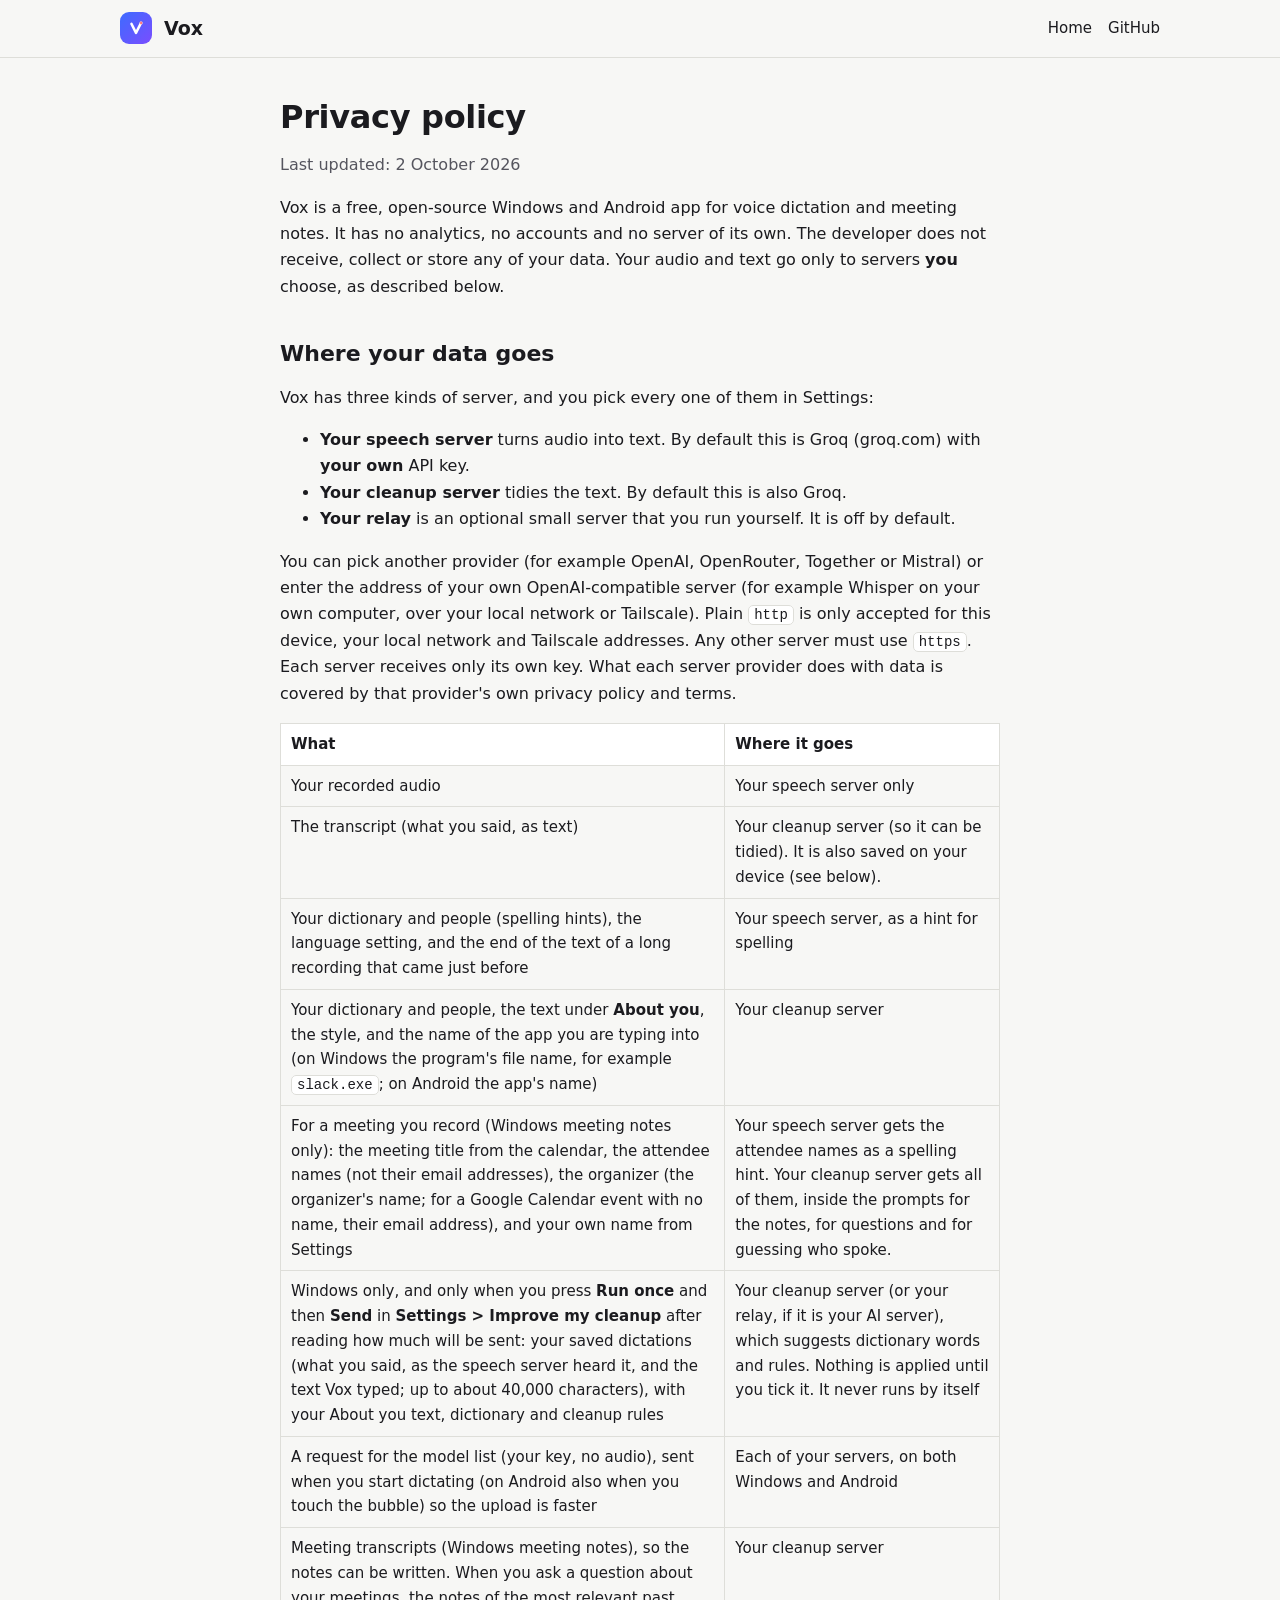
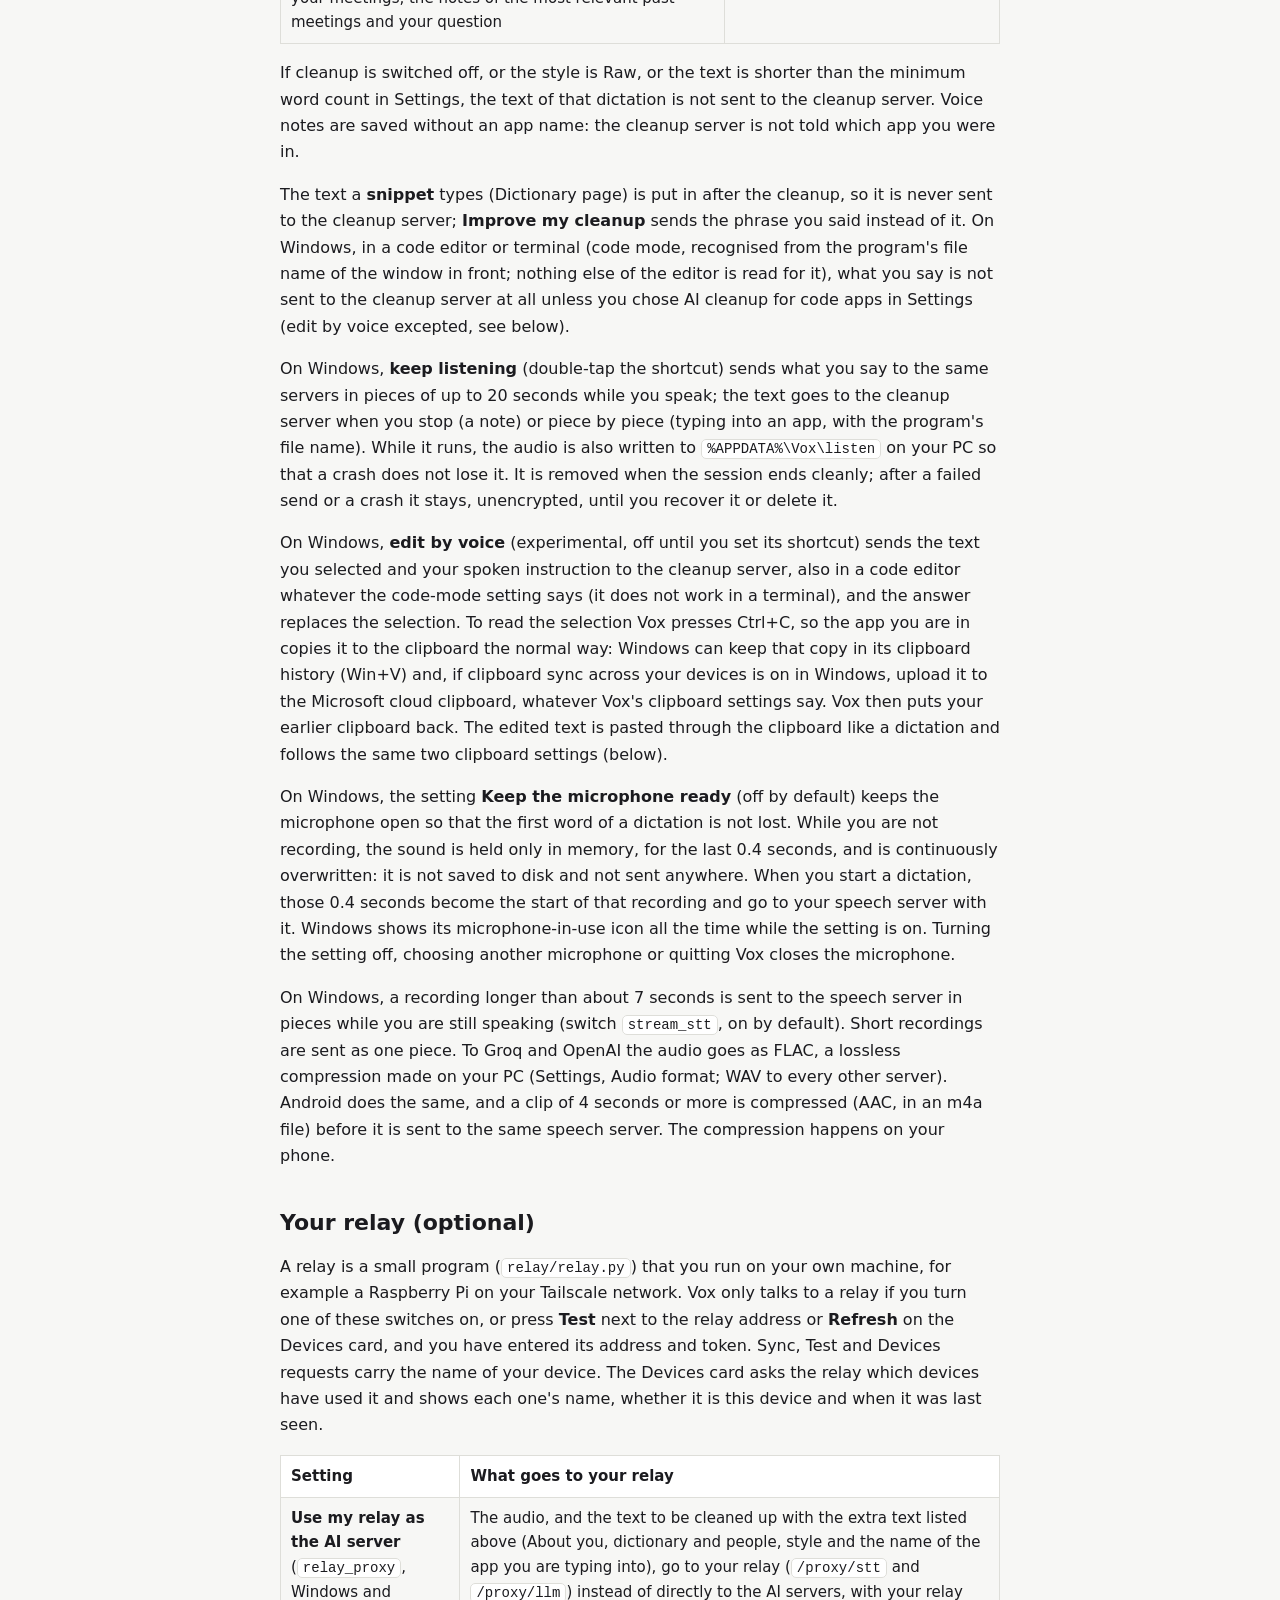
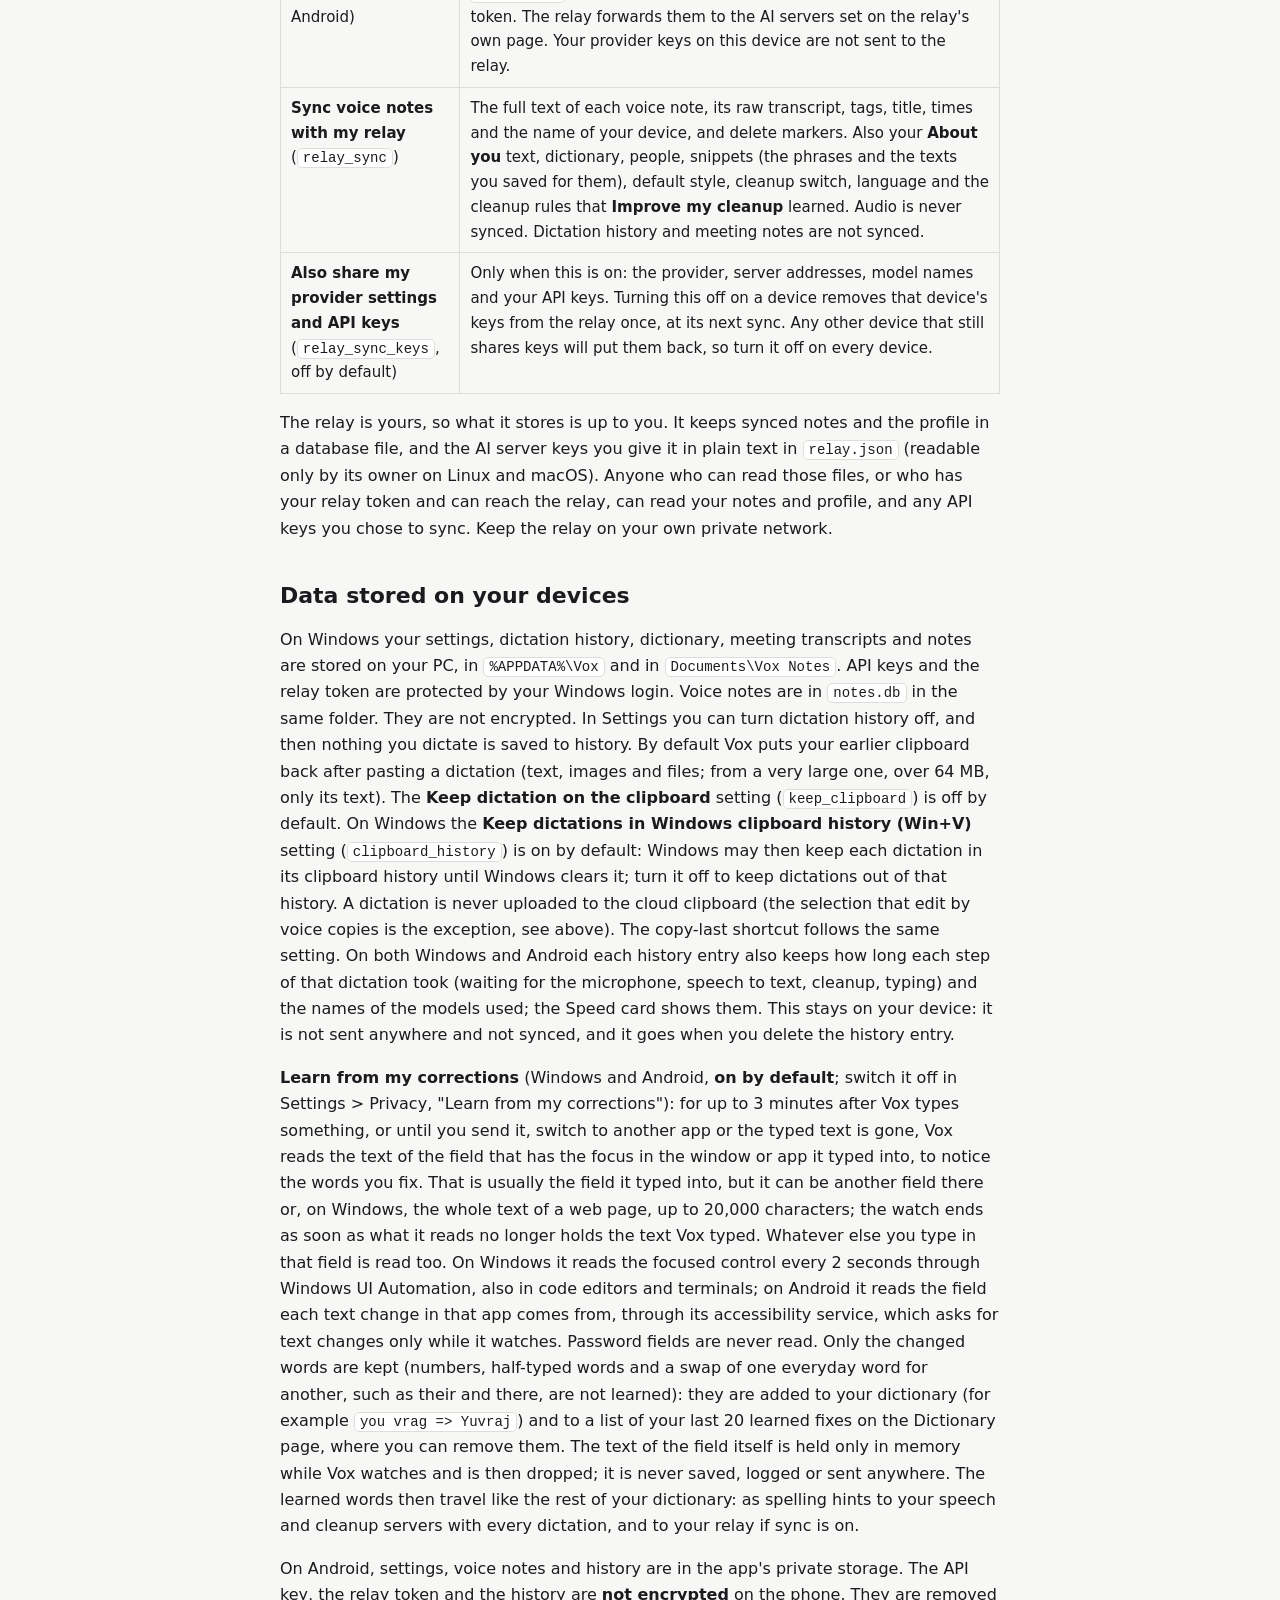
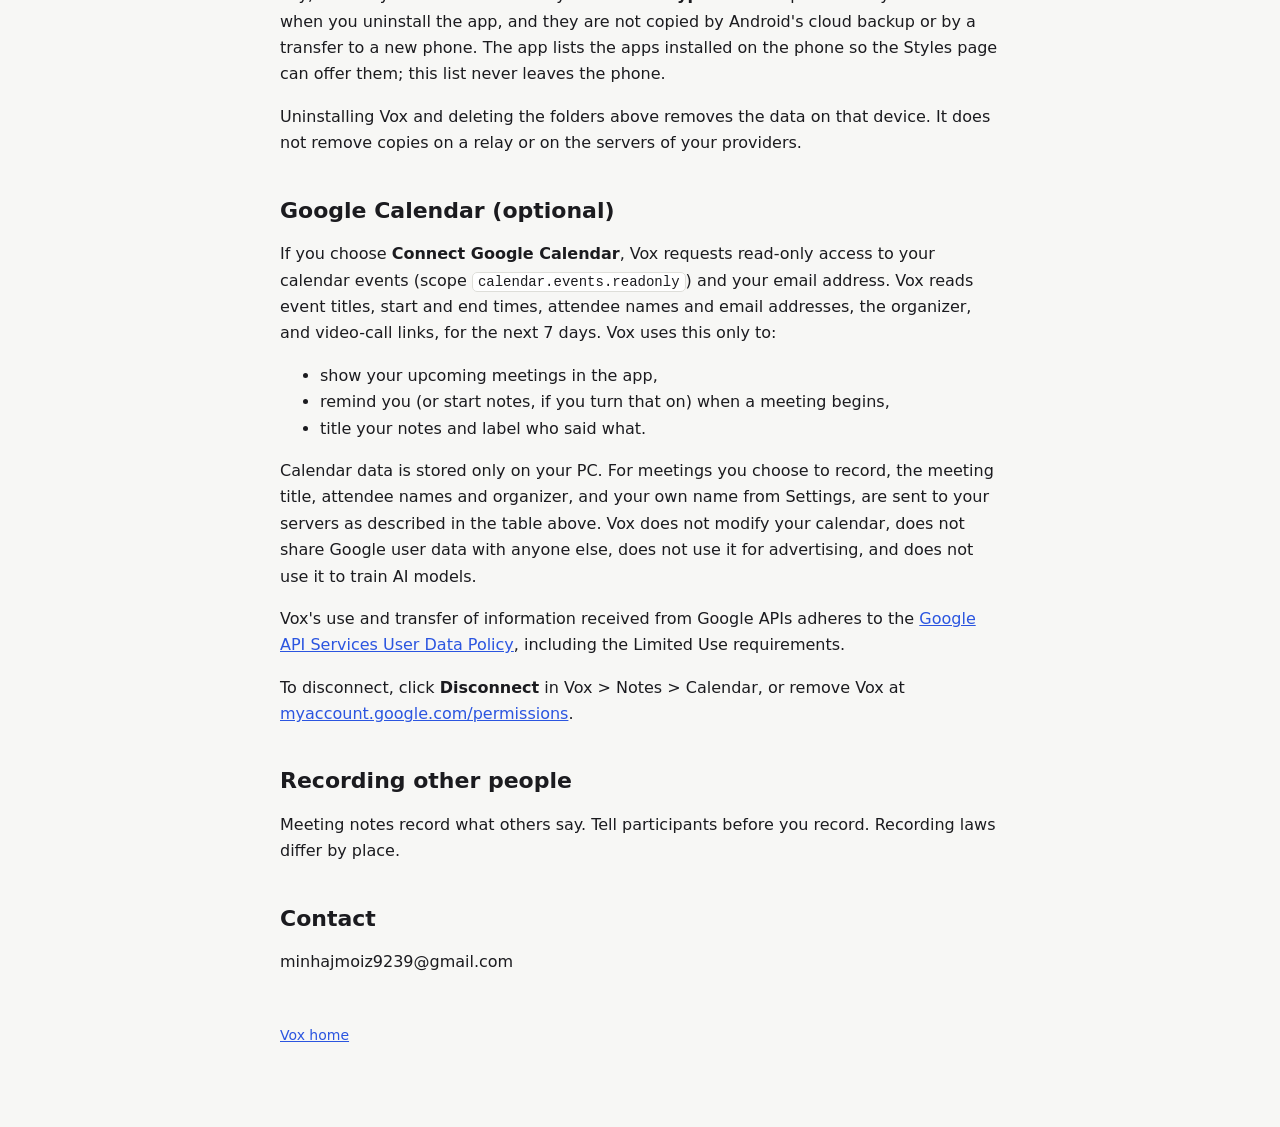
<file: docs/privacy.html>
<!doctype html><html lang="en"><head><meta charset="utf-8"><meta name="viewport" content="width=device-width,initial-scale=1"><link rel="icon" href="favicon.svg">
<title>Vox privacy policy</title><link rel="stylesheet" href="style.css"></head>
<body>
<header class="top">
  <div class="top-in">
    <a class="brand" href="index.html" aria-label="Vox home"><span class="logo"><svg viewBox="0 0 512 512" width="20" height="20" aria-hidden="true" focusable="false"><path d="M140 150 L256 380 L372 150" fill="none" stroke="#fff" stroke-width="64" stroke-linecap="round" stroke-linejoin="round"/><circle cx="386" cy="128" r="36" fill="#FF5A5F" stroke="#fff" stroke-width="12"/></svg></span>Vox</a>
    <nav aria-label="Site"><a href="index.html">Home</a><a href="https://github.com/minhajuddinm/vox">GitHub</a></nav>
  </div>
</header>
<main>
<h1>Privacy policy</h1>
<p class="muted">Last updated: 2 October 2026</p>
<p>Vox is a free, open-source Windows and Android app for voice dictation and meeting notes. It has no analytics, no accounts and no server of its own. The developer does not receive, collect or store any of your data. Your audio and text go only to servers <b>you</b> choose, as described below.</p>

<h2>Where your data goes</h2>
<p>Vox has three kinds of server, and you pick every one of them in Settings:</p>
<ul>
<li><b>Your speech server</b> turns audio into text. By default this is Groq (groq.com) with <b>your own</b> API key.</li>
<li><b>Your cleanup server</b> tidies the text. By default this is also Groq.</li>
<li><b>Your relay</b> is an optional small server that you run yourself. It is off by default.</li>
</ul>
<p>You can pick another provider (for example OpenAI, OpenRouter, Together or Mistral) or enter the address of your own OpenAI-compatible server (for example Whisper on your own computer, over your local network or Tailscale). Plain <code>http</code> is only accepted for this device, your local network and Tailscale addresses. Any other server must use <code>https</code>. Each server receives only its own key. What each server provider does with data is covered by that provider's own privacy policy and terms.</p>
<table>
<tr><th>What</th><th>Where it goes</th></tr>
<tr><td>Your recorded audio</td><td>Your speech server only</td></tr>
<tr><td>The transcript (what you said, as text)</td><td>Your cleanup server (so it can be tidied). It is also saved on your device (see below).</td></tr>
<tr><td>Your dictionary and people (spelling hints), the language setting, and the end of the text of a long recording that came just before</td><td>Your speech server, as a hint for spelling</td></tr>
<tr><td>Your dictionary and people, the text under <b>About you</b>, the style, and the name of the app you are typing into (on Windows the program's file name, for example <code>slack.exe</code>; on Android the app's name)</td><td>Your cleanup server</td></tr>
<tr><td>For a meeting you record (Windows meeting notes only): the meeting title from the calendar, the attendee names (not their email addresses), the organizer (the organizer's name; for a Google Calendar event with no name, their email address), and your own name from Settings</td><td>Your speech server gets the attendee names as a spelling hint. Your cleanup server gets all of them, inside the prompts for the notes, for questions and for guessing who spoke.</td></tr>
<tr><td>Windows only, and only when you press <b>Run once</b> and then <b>Send</b> in <b>Settings &gt; Improve my cleanup</b> after reading how much will be sent: your saved dictations (what you said, as the speech server heard it, and the text Vox typed; up to about 40,000 characters), with your About you text, dictionary and cleanup rules</td><td>Your cleanup server (or your relay, if it is your AI server), which suggests dictionary words and rules. Nothing is applied until you tick it. It never runs by itself</td></tr>
<tr><td>A request for the model list (your key, no audio), sent when you start dictating (on Android also when you touch the bubble) so the upload is faster</td><td>Each of your servers, on both Windows and Android</td></tr>
<tr><td>Meeting transcripts (Windows meeting notes), so the notes can be written. When you ask a question about your meetings, the notes of the most relevant past meetings and your question</td><td>Your cleanup server</td></tr>
</table>
<p>If cleanup is switched off, or the style is Raw, or the text is shorter than the minimum word count in Settings, the text of that dictation is not sent to the cleanup server. Voice notes are saved without an app name: the cleanup server is not told which app you were in.</p> <p>The text a <b>snippet</b> types (Dictionary page) is put in after the cleanup, so it is never sent to the cleanup server; <b>Improve my cleanup</b> sends the phrase you said instead of it. On Windows, in a code editor or terminal (code mode, recognised from the program's file name of the window in front; nothing else of the editor is read for it), what you say is not sent to the cleanup server at all unless you chose AI cleanup for code apps in Settings (edit by voice excepted, see below).</p>
<p>On Windows, <b>keep listening</b> (double-tap the shortcut) sends what you say to the same servers in pieces of up to 20 seconds while you speak; the text goes to the cleanup server when you stop (a note) or piece by piece (typing into an app, with the program's file name). While it runs, the audio is also written to <code>%APPDATA%\Vox\listen</code> on your PC so that a crash does not lose it. It is removed when the session ends cleanly; after a failed send or a crash it stays, unencrypted, until you recover it or delete it.</p>
<p>On Windows, <b>edit by voice</b> (experimental, off until you set its shortcut) sends the text you selected and your spoken instruction to the cleanup server, also in a code editor whatever the code-mode setting says (it does not work in a terminal), and the answer replaces the selection. To read the selection Vox presses Ctrl+C, so the app you are in copies it to the clipboard the normal way: Windows can keep that copy in its clipboard history (Win+V) and, if clipboard sync across your devices is on in Windows, upload it to the Microsoft cloud clipboard, whatever Vox's clipboard settings say. Vox then puts your earlier clipboard back. The edited text is pasted through the clipboard like a dictation and follows the same two clipboard settings (below).</p>
<p>On Windows, the setting <b>Keep the microphone ready</b> (off by default) keeps the microphone open so that the first word of a dictation is not lost. While you are not recording, the sound is held only in memory, for the last 0.4 seconds, and is continuously overwritten: it is not saved to disk and not sent anywhere. When you start a dictation, those 0.4 seconds become the start of that recording and go to your speech server with it. Windows shows its microphone-in-use icon all the time while the setting is on. Turning the setting off, choosing another microphone or quitting Vox closes the microphone.</p>
<p>On Windows, a recording longer than about 7 seconds is sent to the speech server in pieces while you are still speaking (switch <code>stream_stt</code>, on by default). Short recordings are sent as one piece. To Groq and OpenAI the audio goes as FLAC, a lossless compression made on your PC (Settings, Audio format; WAV to every other server). Android does the same, and a clip of 4 seconds or more is compressed (AAC, in an m4a file) before it is sent to the same speech server. The compression happens on your phone.</p>

<h2>Your relay (optional)</h2>
<p>A relay is a small program (<code>relay/relay.py</code>) that you run on your own machine, for example a Raspberry Pi on your Tailscale network. Vox only talks to a relay if you turn one of these switches on, or press <b>Test</b> next to the relay address or <b>Refresh</b> on the Devices card, and you have entered its address and token. Sync, Test and Devices requests carry the name of your device. The Devices card asks the relay which devices have used it and shows each one's name, whether it is this device and when it was last seen.</p>
<table>
<tr><th>Setting</th><th>What goes to your relay</th></tr>
<tr><td><b>Use my relay as the AI server</b> (<code>relay_proxy</code>, Windows and Android)</td><td>The audio, and the text to be cleaned up with the extra text listed above (About you, dictionary and people, style and the name of the app you are typing into), go to your relay (<code>/proxy/stt</code> and <code>/proxy/llm</code>) instead of directly to the AI servers, with your relay token. The relay forwards them to the AI servers set on the relay's own page. Your provider keys on this device are not sent to the relay.</td></tr>
<tr><td><b>Sync voice notes with my relay</b> (<code>relay_sync</code>)</td><td>The full text of each voice note, its raw transcript, tags, title, times and the name of your device, and delete markers. Also your <b>About you</b> text, dictionary, people, snippets (the phrases and the texts you saved for them), default style, cleanup switch, language and the cleanup rules that <b>Improve my cleanup</b> learned. Audio is never synced. Dictation history and meeting notes are not synced.</td></tr>
<tr><td><b>Also share my provider settings and API keys</b> (<code>relay_sync_keys</code>, off by default)</td><td>Only when this is on: the provider, server addresses, model names and your API keys. Turning this off on a device removes that device's keys from the relay once, at its next sync. Any other device that still shares keys will put them back, so turn it off on every device.</td></tr>
</table>
<p>The relay is yours, so what it stores is up to you. It keeps synced notes and the profile in a database file, and the AI server keys you give it in plain text in <code>relay.json</code> (readable only by its owner on Linux and macOS). Anyone who can read those files, or who has your relay token and can reach the relay, can read your notes and profile, and any API keys you chose to sync. Keep the relay on your own private network.</p>

<h2>Data stored on your devices</h2>
<p>On Windows your settings, dictation history, dictionary, meeting transcripts and notes are stored on your PC, in <code>%APPDATA%\Vox</code> and in <code>Documents\Vox Notes</code>. API keys and the relay token are protected by your Windows login. Voice notes are in <code>notes.db</code> in the same folder. They are not encrypted. In Settings you can turn dictation history off, and then nothing you dictate is saved to history. By default Vox puts your earlier clipboard back after pasting a dictation (text, images and files; from a very large one, over 64 MB, only its text). The <b>Keep dictation on the clipboard</b> setting (<code>keep_clipboard</code>) is off by default. On Windows the <b>Keep dictations in Windows clipboard history (Win+V)</b> setting (<code>clipboard_history</code>) is on by default: Windows may then keep each dictation in its clipboard history until Windows clears it; turn it off to keep dictations out of that history. A dictation is never uploaded to the cloud clipboard (the selection that edit by voice copies is the exception, see above). The copy-last shortcut follows the same setting. On both Windows and Android each history entry also keeps how long each step of that dictation took (waiting for the microphone, speech to text, cleanup, typing) and the names of the models used; the Speed card shows them. This stays on your device: it is not sent anywhere and not synced, and it goes when you delete the history entry.</p>
<p><b>Learn from my corrections</b> (Windows and Android, <b>on by default</b>; switch it off in Settings &gt; Privacy, "Learn from my corrections"): for up to 3 minutes after Vox types something, or until you send it, switch to another app or the typed text is gone, Vox reads the text of the field that has the focus in the window or app it typed into, to notice the words you fix. That is usually the field it typed into, but it can be another field there or, on Windows, the whole text of a web page, up to 20,000 characters; the watch ends as soon as what it reads no longer holds the text Vox typed. Whatever else you type in that field is read too. On Windows it reads the focused control every 2 seconds through Windows UI Automation, also in code editors and terminals; on Android it reads the field each text change in that app comes from, through its accessibility service, which asks for text changes only while it watches. Password fields are never read. Only the changed words are kept (numbers, half-typed words and a swap of one everyday word for another, such as their and there, are not learned): they are added to your dictionary (for example <code>you vrag =&gt; Yuvraj</code>) and to a list of your last 20 learned fixes on the Dictionary page, where you can remove them. The text of the field itself is held only in memory while Vox watches and is then dropped; it is never saved, logged or sent anywhere. The learned words then travel like the rest of your dictionary: as spelling hints to your speech and cleanup servers with every dictation, and to your relay if sync is on.</p>
<p>On Android, settings, voice notes and history are in the app's private storage. The API key, the relay token and the history are <b>not encrypted</b> on the phone. They are removed when you uninstall the app, and they are not copied by Android's cloud backup or by a transfer to a new phone. The app lists the apps installed on the phone so the Styles page can offer them; this list never leaves the phone.</p>
<p>Uninstalling Vox and deleting the folders above removes the data on that device. It does not remove copies on a relay or on the servers of your providers.</p>

<h2>Google Calendar (optional)</h2>
<p>If you choose <b>Connect Google Calendar</b>, Vox requests read-only access to your calendar events (scope <code>calendar.events.readonly</code>) and your email address. Vox reads event titles, start and end times, attendee names and email addresses, the organizer, and video-call links, for the next 7 days. Vox uses this only to:</p>
<ul><li>show your upcoming meetings in the app,</li><li>remind you (or start notes, if you turn that on) when a meeting begins,</li><li>title your notes and label who said what.</li></ul>
<p>Calendar data is stored only on your PC. For meetings you choose to record, the meeting title, attendee names and organizer, and your own name from Settings, are sent to your servers as described in the table above. Vox does not modify your calendar, does not share Google user data with anyone else, does not use it for advertising, and does not use it to train AI models.</p>
<p>Vox's use and transfer of information received from Google APIs adheres to the <a href="https://developers.google.com/terms/api-services-user-data-policy">Google API Services User Data Policy</a>, including the Limited Use requirements.</p>
<p>To disconnect, click <b>Disconnect</b> in Vox &gt; Notes &gt; Calendar, or remove Vox at <a href="https://myaccount.google.com/permissions">myaccount.google.com/permissions</a>.</p>

<h2>Recording other people</h2>
<p>Meeting notes record what others say. Tell participants before you record. Recording laws differ by place.</p>

<h2>Contact</h2>
<p>minhajmoiz9239@gmail.com</p>
<footer><a href="index.html">Vox home</a></footer>
</main></body></html>
</file>
<file: docs/style.css>
/* Vox site: one stylesheet for index.html and privacy.html. System fonts only, no external requests. */
:root{--bg:#F7F7F5;--panel:#FFFFFF;--text:#1B1B1F;--muted:#55555E;--line:#DEDED9;--accent:#2B55E0;--accent-text:#FFFFFF;--soft:#E9EEFF;--soft-text:#1F3FA8;--warn-bg:#FFF6E0;--warn-line:#E8C870;--warn-text:#4A3A08;--focus:#B4237A;color-scheme:light}
@media (prefers-color-scheme:dark){:root{--bg:#141416;--panel:#1D1D21;--text:#EDEDEF;--muted:#A9A9B3;--line:#33333A;--accent:#8EA6FF;--accent-text:#0D1430;--soft:#232A45;--soft-text:#C9D4FF;--warn-bg:#2B2410;--warn-line:#6B5A22;--warn-text:#F3E2B0;--focus:#FF8AD0;color-scheme:dark}}
*{box-sizing:border-box}
html{-webkit-text-size-adjust:100%}
body{margin:0;background:var(--bg);color:var(--text);font:16px/1.65 "Segoe UI",system-ui,-apple-system,Roboto,"Helvetica Neue",Arial,sans-serif}
img{max-width:100%;height:auto}
a{color:var(--accent)}
a:hover{text-decoration-thickness:2px}
:focus-visible{outline:3px solid var(--focus);outline-offset:3px;border-radius:4px}
code{font:14px ui-monospace,"Cascadia Mono",Consolas,monospace;background:var(--panel);border:1px solid var(--line);border-radius:5px;padding:1px 5px;overflow-wrap:anywhere}
.skip{position:absolute;left:-9999px;top:8px;background:var(--panel);color:var(--text);padding:8px 12px;border-radius:8px;z-index:10}
.skip:focus{left:8px}

/* layout shared by both pages */
main{max-width:760px;margin:0 auto;padding:40px 20px 80px}
.brand{display:inline-flex;align-items:center;gap:12px;font-weight:700;font-size:22px;color:var(--text);text-decoration:none}
.logo{width:40px;height:40px;border-radius:11px;background:linear-gradient(135deg,#3D6BFF,#7A4DFF);display:grid;place-items:center;flex:none}
h1{font-size:32px;line-height:1.2;margin:0 0 12px;letter-spacing:-.01em}
h2{font-size:22px;line-height:1.3;margin:40px 0 10px}
h3{font-size:17px;line-height:1.35;margin:0 0 6px}
p,li{color:var(--text)}
.muted{color:var(--muted)}
.card{background:var(--panel);border:1px solid var(--line);border-radius:14px;padding:20px 22px;margin-top:14px}
table{border-collapse:collapse;width:100%;margin:12px 0;font-size:15px}
th,td{border:1px solid var(--line);padding:8px 10px;text-align:left;vertical-align:top}
th{background:var(--panel)}
footer{margin-top:48px;color:var(--muted);font-size:14px}
.btn{display:inline-block;background:var(--accent);color:var(--accent-text);text-decoration:none;font-weight:600;padding:11px 18px;border-radius:10px;margin:8px 8px 0 0;border:1px solid var(--accent)}
.btn:hover{filter:brightness(1.08)}
.btn.ghost{background:transparent;color:var(--text);border:1px solid var(--line)}
.btn small{display:block;font-weight:400;font-size:13px;opacity:.9}

/* site header (both pages) */
.top{border-bottom:1px solid var(--line);background:var(--bg)}
.top-in{max-width:1080px;margin:0 auto;padding:12px 20px;display:flex;flex-wrap:wrap;align-items:center;gap:8px 20px}
.top nav{display:flex;flex-wrap:wrap;gap:4px 16px;font-size:15px}
.top nav a{color:var(--text);text-decoration:none;padding:4px 0}
.top nav a:hover{text-decoration:underline}
.top .brand{font-size:19px;margin-right:auto}
.top .logo{width:32px;height:32px;border-radius:9px}

/* home page */
.home main{max-width:1080px;padding-top:28px}
.hero{display:grid;grid-template-columns:1fr;gap:28px;align-items:center;padding:12px 0 8px}
.hero .lead{font-size:18px;color:var(--muted);max-width:620px}
.pill{display:inline-block;background:var(--soft);color:var(--soft-text);font-weight:600;font-size:14px;border-radius:999px;padding:3px 12px;margin-bottom:14px}
.hero h1{font-size:40px}
.hero figure{margin:0}
.hero img{border-radius:12px;border:1px solid var(--line);box-shadow:0 12px 36px rgba(0,0,0,.12)}
.fine{font-size:14px;color:var(--muted);margin-top:14px}
.honest{background:var(--warn-bg);border:1px solid var(--warn-line);color:var(--warn-text);border-radius:12px;padding:14px 18px;margin-top:28px}
.honest p{color:var(--warn-text);margin:0}
.honest a{color:inherit}
.grid{display:grid;grid-template-columns:1fr;gap:14px;margin-top:14px}
.grid .card{margin:0}
.grid .card p{margin:0;color:var(--muted)}
.new{columns:1;column-gap:32px;padding-left:20px}
.new li{break-inside:avoid;margin-bottom:6px}
.steps{list-style:none;padding:0;margin:14px 0 0;display:grid;grid-template-columns:1fr;gap:14px;counter-reset:s}
.steps li{background:var(--panel);border:1px solid var(--line);border-radius:14px;padding:18px 20px 18px 64px;position:relative;counter-increment:s}
.steps li::before{content:counter(s);position:absolute;left:20px;top:18px;width:30px;height:30px;border-radius:50%;background:var(--accent);color:var(--accent-text);font-weight:700;display:grid;place-items:center}
.steps p{margin:0;color:var(--muted)}
.label{font-size:14px;color:var(--muted);margin:0 0 6px}
.shots{display:grid;grid-template-columns:1fr;grid-auto-flow:row dense;gap:18px;margin-top:14px}
.shots figure{margin:0;background:var(--panel);border:1px solid var(--line);border-radius:14px;padding:12px;display:flex;flex-direction:column}
.shots figure a{display:block;border-radius:8px}
.shots img{display:block;border-radius:8px;border:1px solid var(--line);width:100%;object-fit:cover;object-position:top}
.shots .win img{aspect-ratio:1100/700}
.shots .phone img{aspect-ratio:390/700}
.shots figcaption{font-size:14px;color:var(--muted);margin-top:8px}
.links{columns:1;padding-left:20px}
.links li{margin-bottom:6px;break-inside:avoid}

@media (min-width:640px){
  .grid{grid-template-columns:repeat(2,1fr)}
  .shots{grid-template-columns:repeat(2,1fr)}
  .new,.links{columns:2}
  .steps{grid-template-columns:repeat(3,1fr)}
}
@media (min-width:960px){
  .hero{grid-template-columns:1.05fr 1fr}
  .grid{grid-template-columns:repeat(3,1fr)}
  .shots{grid-template-columns:repeat(4,1fr)}
  .shots .win{grid-column:span 2}
}
@media (max-width:420px){
  h1,.hero h1{font-size:29px}
  .btn{display:block;text-align:center;margin-right:0}
  .card{padding:16px}
}
@media (prefers-reduced-motion:no-preference){html{scroll-behavior:smooth}}
</file>
